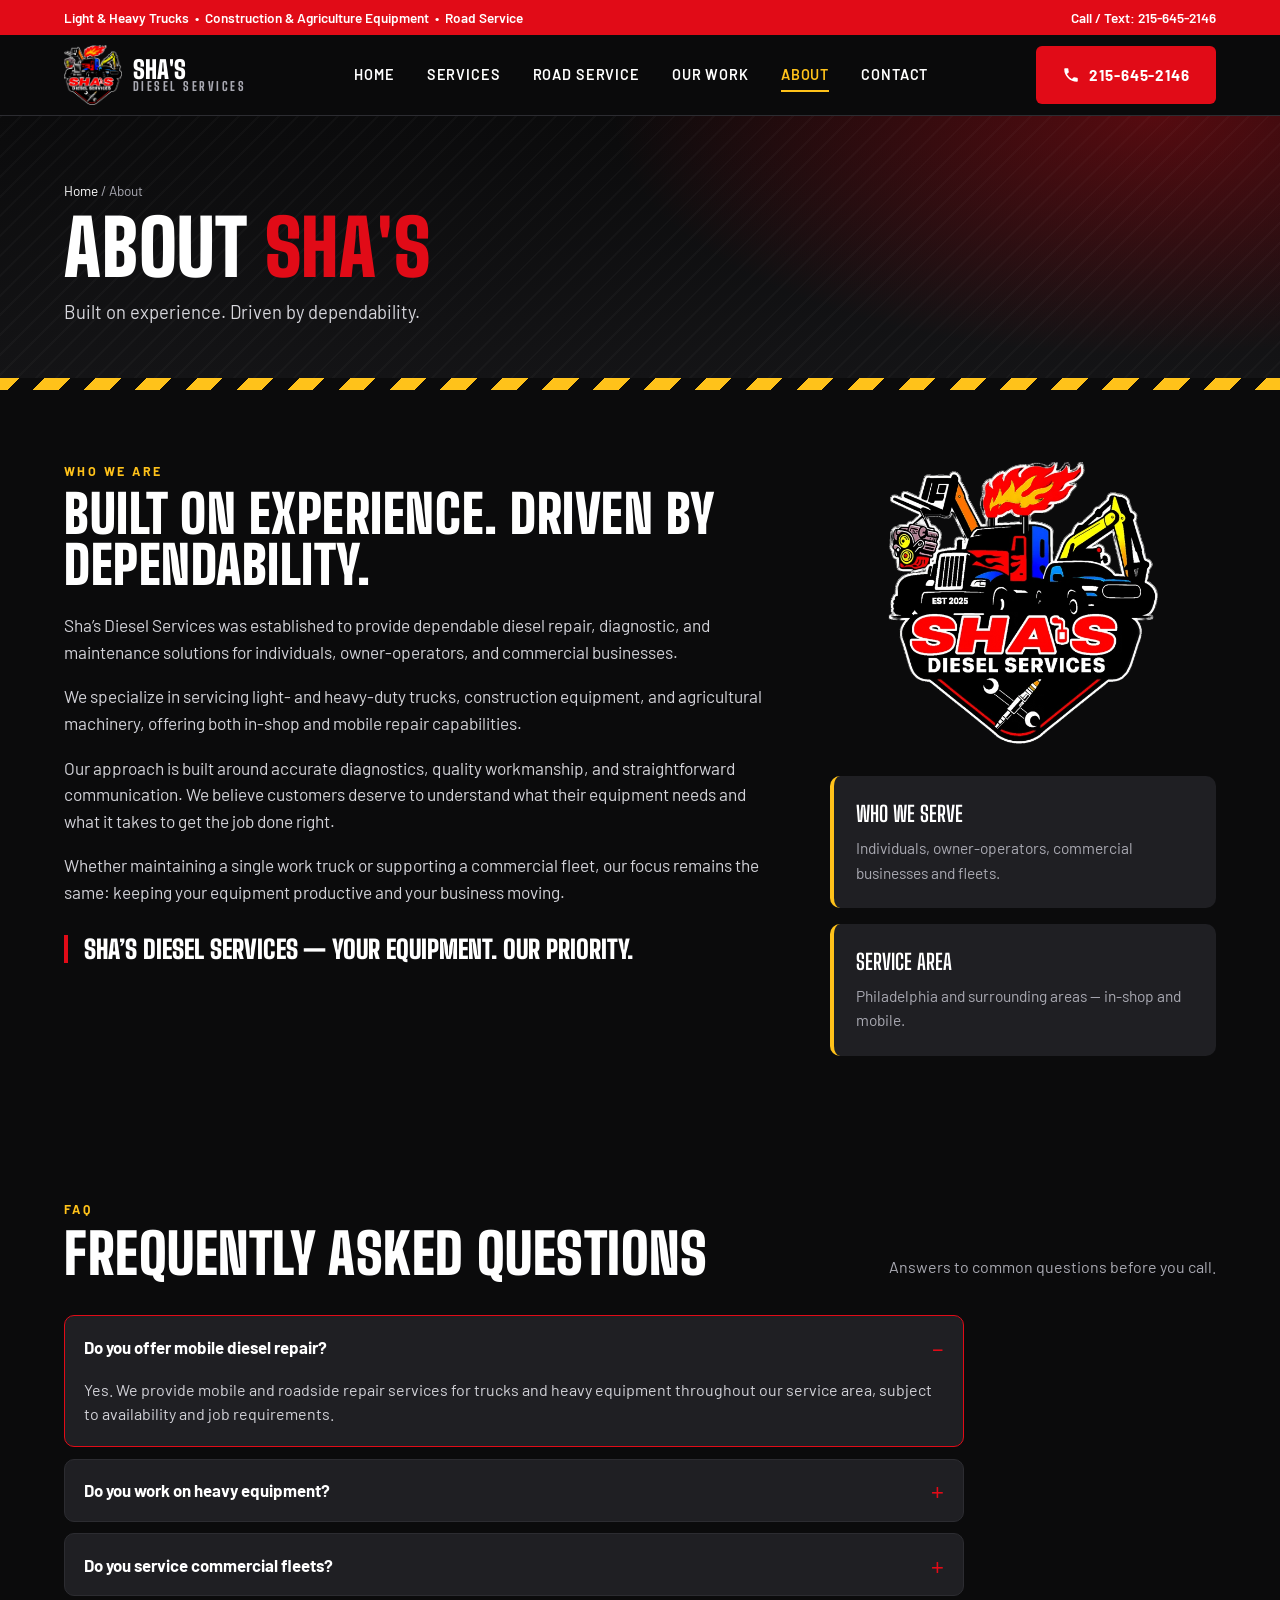
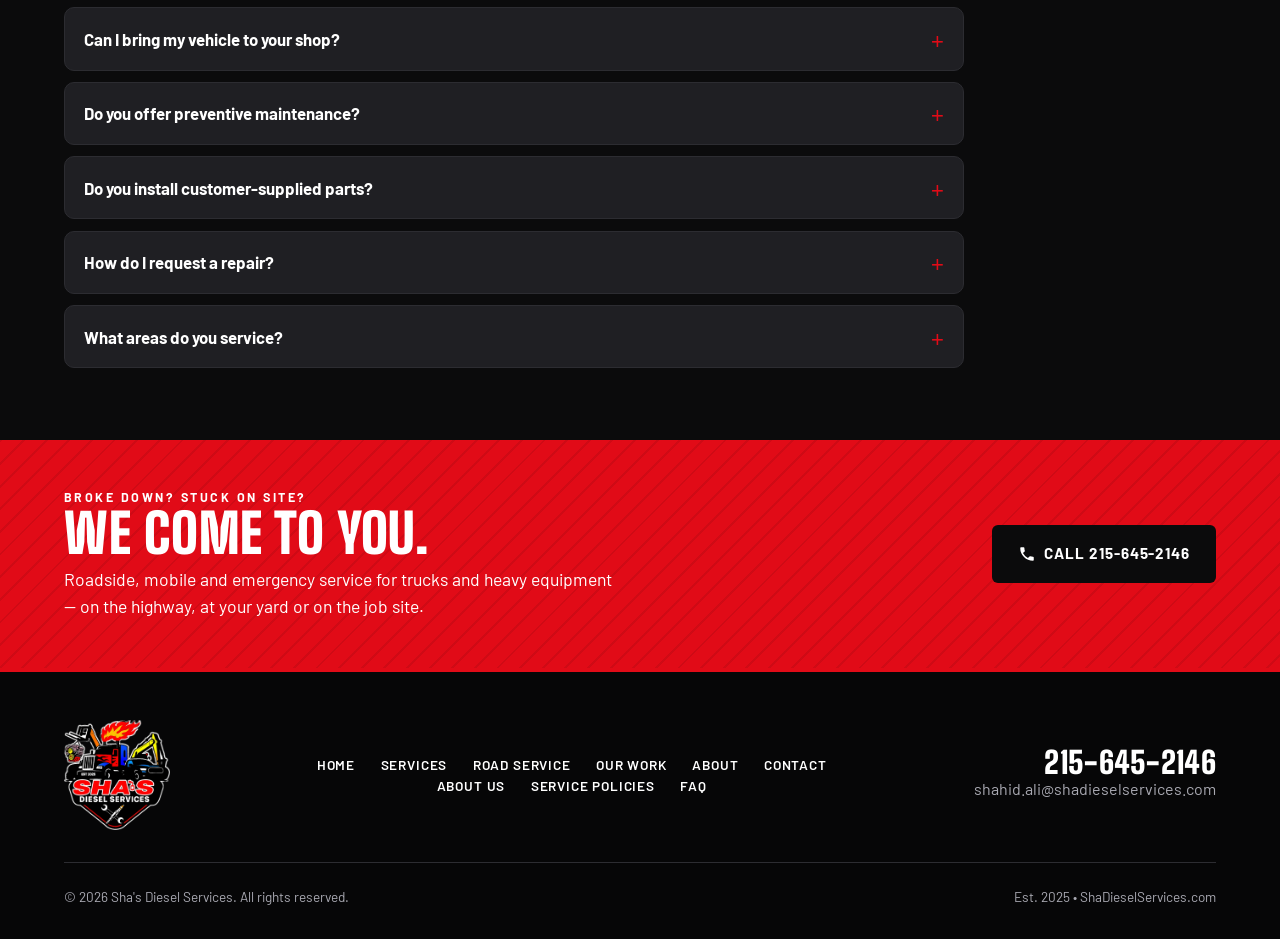
<file: about.html>
<!DOCTYPE html>
<html lang="en">
<head>
<meta charset="utf-8">
<meta name="viewport" content="width=device-width, initial-scale=1, viewport-fit=cover">
<title>About | Sha's Diesel Services</title>
<meta name="description" content="Sha's Diesel Services provides dependable diesel repair, diagnostics and maintenance for owner-operators, businesses and fleets in Philadelphia and surrounding areas.">
<meta name="theme-color" content="#0b0b0c">
<link rel="icon" href="fav.png">
<link rel="apple-touch-icon" href="fav.png">
<link rel="preconnect" href="https://fonts.googleapis.com">
<link rel="preconnect" href="https://fonts.gstatic.com" crossorigin>
<link href="https://fonts.googleapis.com/css2?family=Big+Shoulders+Display:wght@700;800;900&family=Barlow:wght@400;500;600;700&display=swap" rel="stylesheet">
<link rel="stylesheet" href="styles.css?v=202611270832">
</head>
<body>

<div class="topbar"><div class="wrap">
  <span>Light &amp; Heavy Trucks &nbsp;&bull;&nbsp; Construction &amp; Agriculture Equipment &nbsp;&bull;&nbsp; Road Service</span>
  <span>Call / Text: 215-645-2146</span>
</div></div>

<header><div class="wrap">
  <a href="index.html" class="brand">
    <img src="logo.webp" alt="Sha's Diesel Services logo">
    <b>Sha's<small>Diesel Services</small></b>
  </a>
  <nav><ul class="nav-links"><li><a href="index.html">Home</a></li><li><a href="services.html">Services</a></li><li><a href="road-service.html">Road Service</a></li><li><a href="work.html">Our Work</a></li><li><a href="about.html" class="active">About</a></li><li><a href="contact.html">Contact</a></li></ul></nav>
  <div class="hdr-right">
    <a class="btn btn-red hdr-call" href="tel:+12156452146" aria-label="Call 215-645-2146"><svg viewBox="0 0 24 24" fill="currentColor"><path d="M6.6 10.8a15.1 15.1 0 0 0 6.6 6.6l2.2-2.2c.3-.3.7-.4 1-.2 1.1.4 2.3.6 3.6.6.6 0 1 .4 1 1V20c0 .6-.4 1-1 1A17 17 0 0 1 3 4c0-.6.4-1 1-1h3.5c.6 0 1 .4 1 1 0 1.3.2 2.5.6 3.6.1.3 0 .7-.2 1l-2.3 2.2Z"/></svg><span>215-645-2146</span></a>
    <button class="menu-btn" data-open-menu aria-label="Open menu"><svg viewBox="0 0 24 24" fill="none" stroke="currentColor" stroke-width="2.4" stroke-linecap="round"><path d="M4 7h16M4 12h16M4 17h16"/></svg></button>
  </div>
</div></header>

<div class="mnav" id="mnav" aria-hidden="true">
  <div class="mnav-top">
    <img src="logo.webp" alt="Sha's Diesel Services">
    <button class="menu-btn" style="display:inline-flex" data-close-menu aria-label="Close menu"><svg viewBox="0 0 24 24" fill="none" stroke="currentColor" stroke-width="2.4" stroke-linecap="round"><path d="M6 6l12 12M18 6L6 18"/></svg></button>
  </div>
  <ul><li><a href="index.html">Home<span>&rarr;</span></a></li><li><a href="services.html">Services<span>&rarr;</span></a></li><li><a href="road-service.html">Road Service<span>&rarr;</span></a></li><li><a href="work.html">Our Work<span>&rarr;</span></a></li><li><a href="about.html" class="active">About<span>&rarr;</span></a></li><li><a href="contact.html">Contact<span>&rarr;</span></a></li></ul>
  <a class="btn btn-red" href="tel:+12156452146"><svg viewBox="0 0 24 24" fill="currentColor"><path d="M6.6 10.8a15.1 15.1 0 0 0 6.6 6.6l2.2-2.2c.3-.3.7-.4 1-.2 1.1.4 2.3.6 3.6.6.6 0 1 .4 1 1V20c0 .6-.4 1-1 1A17 17 0 0 1 3 4c0-.6.4-1 1-1h3.5c.6 0 1 .4 1 1 0 1.3.2 2.5.6 3.6.1.3 0 .7-.2 1l-2.3 2.2Z"/></svg> Call 215-645-2146</a>
  <a class="btn btn-ghost" href="contact.html">Request Service</a>
</div>

<main>

<section class="page-hero"><div class="wrap">
  <div class="crumbs"><a href="index.html">Home</a> / About</div>
  <h1>About <em>Sha's</em></h1>
  <p>Built on experience. Driven by dependability.</p>
</div></section>
<div class="stripe"></div>

<section class="block"><div class="wrap about">
  <div class="about-text">
    <div class="eyebrow">Who We Are</div>
    <h2>Built on experience. Driven by dependability.</h2>
    <p>Sha&rsquo;s Diesel Services was established to provide dependable diesel repair, diagnostic, and maintenance solutions for individuals, owner-operators, and commercial businesses.</p>
    <p>We specialize in servicing light- and heavy-duty trucks, construction equipment, and agricultural machinery, offering both in-shop and mobile repair capabilities.</p>
    <p>Our approach is built around accurate diagnostics, quality workmanship, and straightforward communication. We believe customers deserve to understand what their equipment needs and what it takes to get the job done right.</p>
    <p>Whether maintaining a single work truck or supporting a commercial fleet, our focus remains the same: keeping your equipment productive and your business moving.</p>
    <p class="tagline">Sha&rsquo;s Diesel Services &mdash; Your Equipment. Our Priority.</p>
  </div>
  <div class="about-side">
    <img src="logo.webp" alt="Sha's Diesel Services &mdash; Est. 2025">
    <div class="pol"><b>Who We Serve</b><span>Individuals, owner-operators, commercial businesses and fleets.</span></div>
    <div class="pol"><b>Service Area</b><span>Philadelphia and surrounding areas &mdash; in-shop and mobile.</span></div>
  </div>
</div></section>

<section class="block" id="faq"><div class="wrap"><div class="sec-head"><div><div class="eyebrow">FAQ</div><h2>Frequently asked questions</h2></div><p>Answers to common questions before you call.</p></div><div class="faq"><details open><summary>Do you offer mobile diesel repair?</summary><p>Yes. We provide mobile and roadside repair services for trucks and heavy equipment throughout our service area, subject to availability and job requirements.</p></details><details><summary>Do you work on heavy equipment?</summary><p>Yes. We service various types of construction and agricultural equipment, including excavators, loaders, forklifts, and tractors.</p></details><details><summary>Do you service commercial fleets?</summary><p>Yes. We provide maintenance, diagnostics, and repair services for commercial vehicles and fleet customers.</p></details><details><summary>Can I bring my vehicle to your shop?</summary><p>Yes. In-shop service is available for qualifying vehicles and equipment. Contact us to discuss your equipment and service needs.</p></details><details><summary>Do you offer preventive maintenance?</summary><p>Yes. We provide routine maintenance services to help keep trucks and equipment operating reliably.</p></details><details><summary>Do you install customer-supplied parts?</summary><p>Yes. Customer-supplied parts may be installed depending on the application and job requirements.</p></details><details><summary>How do I request a repair?</summary><p>Call or text <a href="tel:+12156452146">215-645-2146</a>, or submit a service request through our <a href="contact.html">website</a>.</p></details><details><summary>What areas do you service?</summary><p>We serve Philadelphia and surrounding areas. Contact us with your location to confirm service availability.</p></details></div></div></section>
<section class="road"><div class="wrap">
  <div>
    <div class="eyebrow" style="color:#fff">Broke down? Stuck on site?</div>
    <h2>We come to you.</h2>
    <p>Roadside, mobile and emergency service for trucks and heavy equipment &mdash; on the highway, at your yard or on the job site.</p>
  </div>
  <a class="btn btn-dark" href="tel:+12156452146"><svg viewBox="0 0 24 24" fill="currentColor"><path d="M6.6 10.8a15.1 15.1 0 0 0 6.6 6.6l2.2-2.2c.3-.3.7-.4 1-.2 1.1.4 2.3.6 3.6.6.6 0 1 .4 1 1V20c0 .6-.4 1-1 1A17 17 0 0 1 3 4c0-.6.4-1 1-1h3.5c.6 0 1 .4 1 1 0 1.3.2 2.5.6 3.6.1.3 0 .7-.2 1l-2.3 2.2Z"/></svg> Call 215-645-2146</a>
</div></section>

</main>

<footer><div class="wrap">
  <div class="foot">
    <a href="index.html"><img src="logo.webp" alt="Sha's Diesel Services"></a>
    <div><ul><li><a href="index.html">Home</a></li><li><a href="services.html">Services</a></li><li><a href="road-service.html">Road Service</a></li><li><a href="work.html">Our Work</a></li><li><a href="about.html">About</a></li><li><a href="contact.html">Contact</a></li></ul><ul class="foot-sub"><li><a href="about.html">About Us</a></li><li><a href="services.html#policies">Service Policies</a></li><li><a href="contact.html#faq">FAQ</a></li></ul></div>
    <div class="foot-contact">
      <a class="display" href="tel:+12156452146">215-645-2146</a>
      <a href="mailto:shahid.ali@shadieselservices.com"><span>shahid.ali@shadieselservices.com</span></a>
    </div>
  </div>
  <div class="copy">
    <span>&copy; <span class="yr">2026</span> Sha's Diesel Services. All rights reserved.</span>
    <span>Est. 2025 &bull; ShaDieselServices.com</span>
  </div>
</div></footer>

<div class="lightbox" id="lightbox" aria-hidden="true">
  <button class="lb-close" aria-label="Close">&times;</button>
  <div class="lb-stage"><button class="lb-nav lb-prev" aria-label="Previous photo">&lsaquo;</button><img alt=""><button class="lb-nav lb-next" aria-label="Next photo">&rsaquo;</button></div>
  <div class="lb-count"></div>
  <div class="lb-cap"><b></b><span></span></div>
</div>

<div class="callbar">
  <a href="tel:+12156452146"><svg viewBox="0 0 24 24" fill="currentColor"><path d="M6.6 10.8a15.1 15.1 0 0 0 6.6 6.6l2.2-2.2c.3-.3.7-.4 1-.2 1.1.4 2.3.6 3.6.6.6 0 1 .4 1 1V20c0 .6-.4 1-1 1A17 17 0 0 1 3 4c0-.6.4-1 1-1h3.5c.6 0 1 .4 1 1 0 1.3.2 2.5.6 3.6.1.3 0 .7-.2 1l-2.3 2.2Z"/></svg> Call Now</a>
  <a href="contact.html">Request Service</a>
</div>

<script src="site.js?v=202611270832"></script>
</body>
</html>
</file>
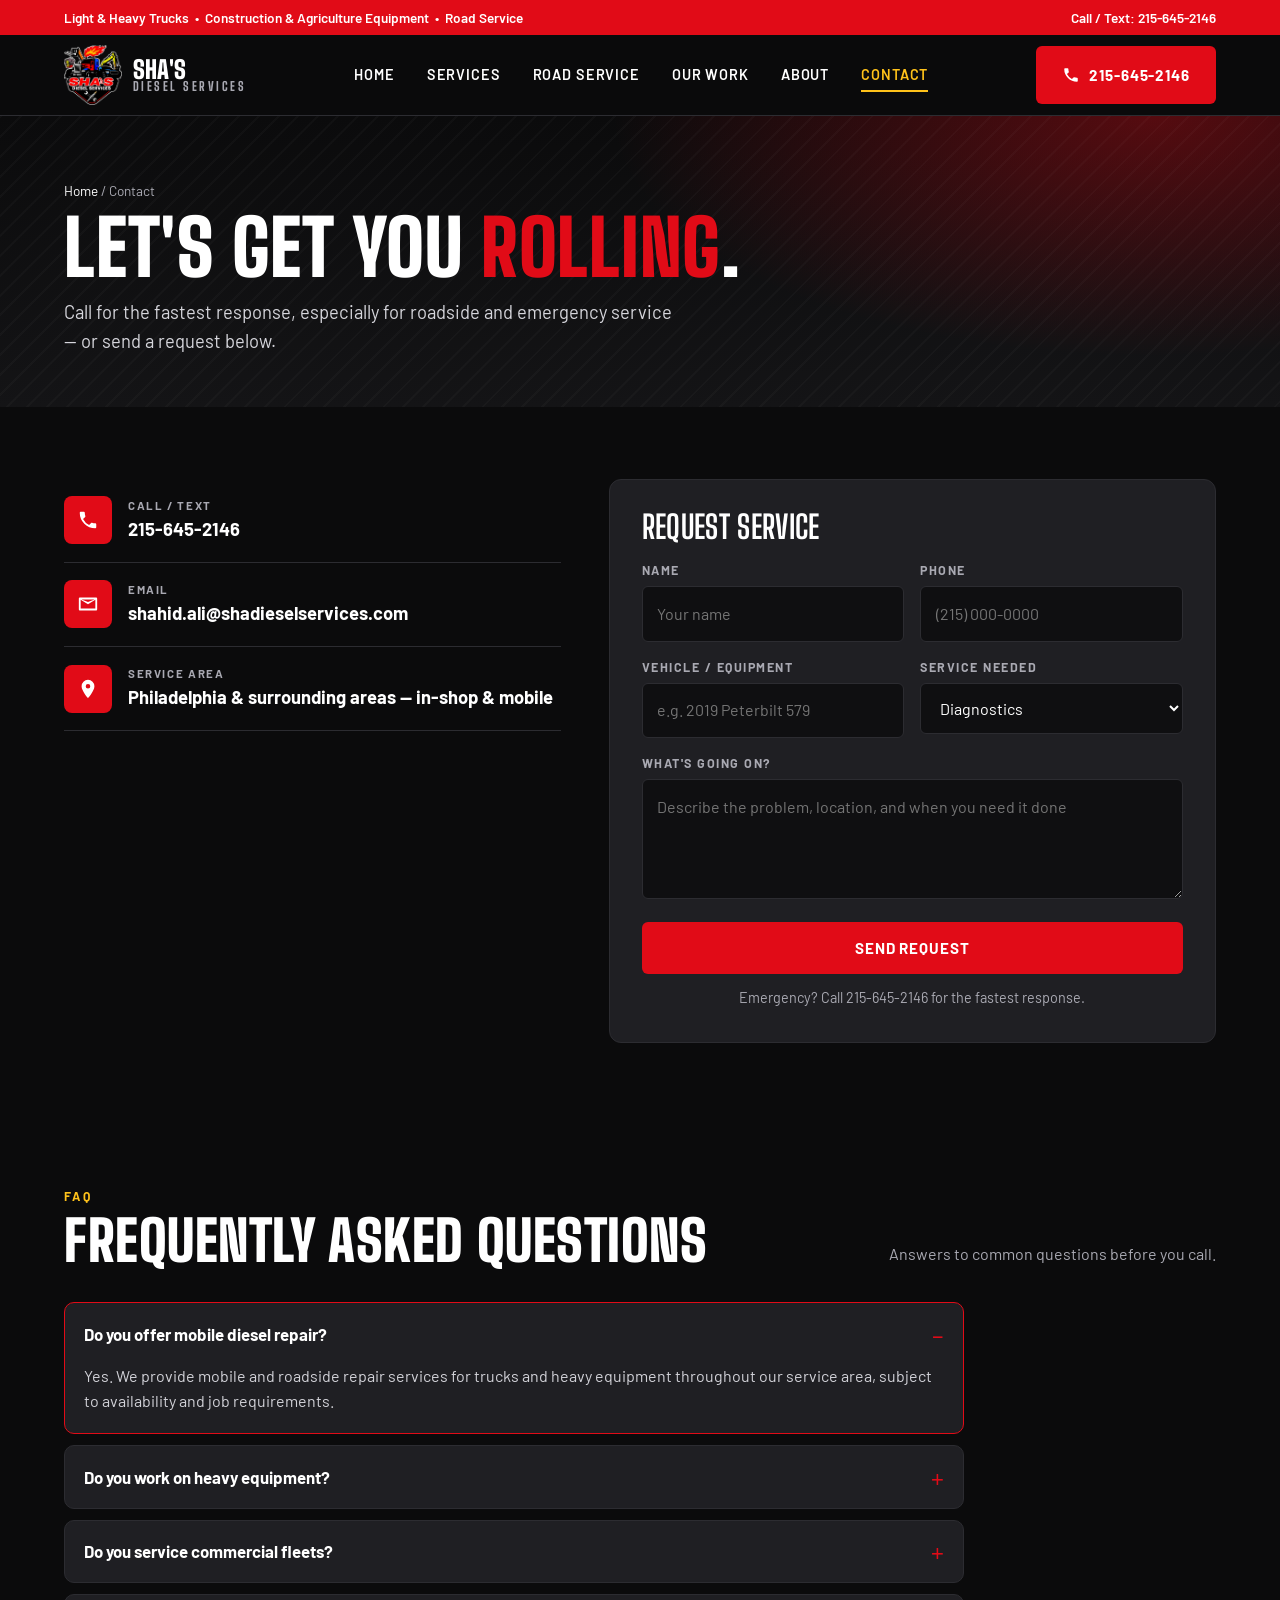
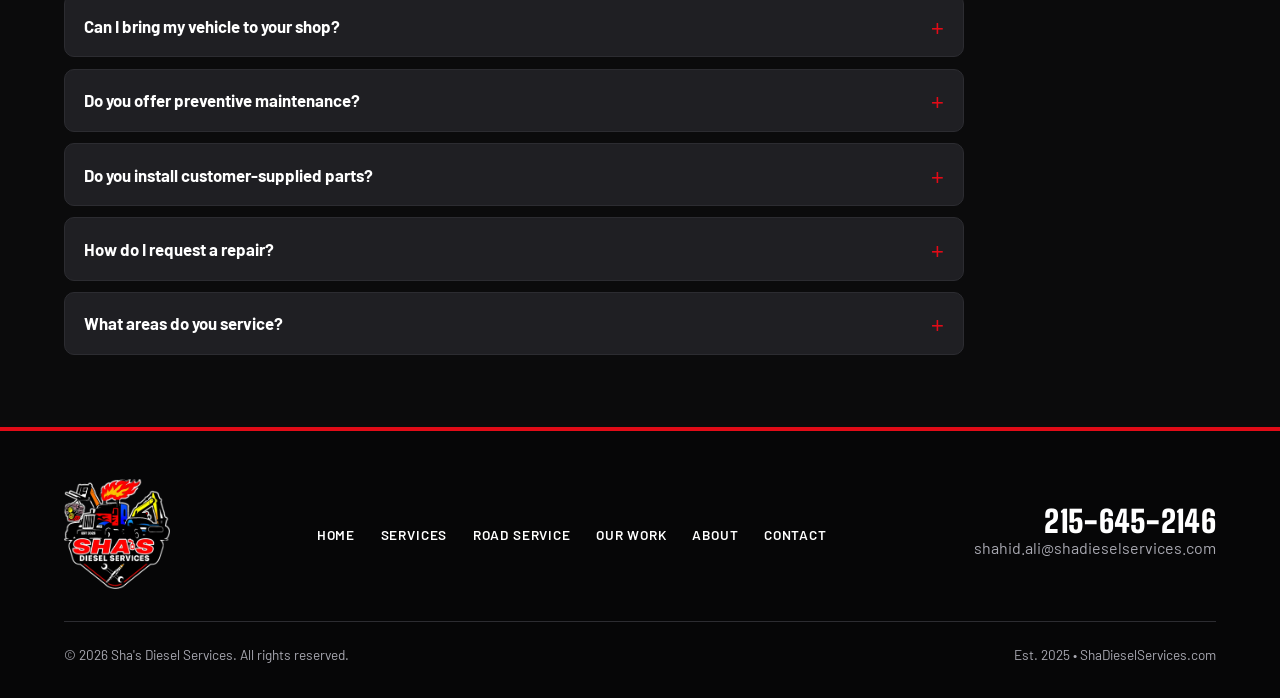
<file: contact (1).html>
<!DOCTYPE html>
<html lang="en">
<head>
<meta charset="utf-8">
<meta name="viewport" content="width=device-width, initial-scale=1, viewport-fit=cover">
<title>Contact | Sha's Diesel Services</title>
<meta name="description" content="Request service from Sha's Diesel Services. Call or text 215-645-2146.">
<meta name="theme-color" content="#0b0b0c">
<link rel="icon" href="fav.png">
<link rel="apple-touch-icon" href="fav.png">
<link rel="preconnect" href="https://fonts.googleapis.com">
<link rel="preconnect" href="https://fonts.gstatic.com" crossorigin>
<link href="https://fonts.googleapis.com/css2?family=Big+Shoulders+Display:wght@700;800;900&family=Barlow:wght@400;500;600;700&display=swap" rel="stylesheet">
<link rel="stylesheet" href="styles.css">
</head>
<body>

<div class="topbar"><div class="wrap">
  <span>Light &amp; Heavy Trucks &nbsp;&bull;&nbsp; Construction &amp; Agriculture Equipment &nbsp;&bull;&nbsp; Road Service</span>
  <span>Call / Text: 215-645-2146</span>
</div></div>

<header><div class="wrap">
  <a href="index.html" class="brand">
    <img src="logo.webp" alt="Sha's Diesel Services logo">
    <b>Sha's<small>Diesel Services</small></b>
  </a>
  <nav><ul class="nav-links"><li><a href="index.html">Home</a></li><li><a href="services.html">Services</a></li><li><a href="road-service.html">Road Service</a></li><li><a href="work.html">Our Work</a></li><li><a href="about.html">About</a></li><li><a href="contact.html" class="active">Contact</a></li></ul></nav>
  <div class="hdr-right">
    <a class="btn btn-red hdr-call" href="tel:+12156452146" aria-label="Call 215-645-2146"><svg viewBox="0 0 24 24" fill="currentColor"><path d="M6.6 10.8a15.1 15.1 0 0 0 6.6 6.6l2.2-2.2c.3-.3.7-.4 1-.2 1.1.4 2.3.6 3.6.6.6 0 1 .4 1 1V20c0 .6-.4 1-1 1A17 17 0 0 1 3 4c0-.6.4-1 1-1h3.5c.6 0 1 .4 1 1 0 1.3.2 2.5.6 3.6.1.3 0 .7-.2 1l-2.3 2.2Z"/></svg><span>215-645-2146</span></a>
    <button class="menu-btn" data-open-menu aria-label="Open menu"><svg viewBox="0 0 24 24" fill="none" stroke="currentColor" stroke-width="2.4" stroke-linecap="round"><path d="M4 7h16M4 12h16M4 17h16"/></svg></button>
  </div>
</div></header>

<div class="mnav" id="mnav" aria-hidden="true">
  <div class="mnav-top">
    <img src="logo.webp" alt="Sha's Diesel Services">
    <button class="menu-btn" style="display:inline-flex" data-close-menu aria-label="Close menu"><svg viewBox="0 0 24 24" fill="none" stroke="currentColor" stroke-width="2.4" stroke-linecap="round"><path d="M6 6l12 12M18 6L6 18"/></svg></button>
  </div>
  <ul><li><a href="index.html">Home<span>&rarr;</span></a></li><li><a href="services.html">Services<span>&rarr;</span></a></li><li><a href="road-service.html">Road Service<span>&rarr;</span></a></li><li><a href="work.html">Our Work<span>&rarr;</span></a></li><li><a href="about.html">About<span>&rarr;</span></a></li><li><a href="contact.html" class="active">Contact<span>&rarr;</span></a></li></ul>
  <a class="btn btn-red" href="tel:+12156452146"><svg viewBox="0 0 24 24" fill="currentColor"><path d="M6.6 10.8a15.1 15.1 0 0 0 6.6 6.6l2.2-2.2c.3-.3.7-.4 1-.2 1.1.4 2.3.6 3.6.6.6 0 1 .4 1 1V20c0 .6-.4 1-1 1A17 17 0 0 1 3 4c0-.6.4-1 1-1h3.5c.6 0 1 .4 1 1 0 1.3.2 2.5.6 3.6.1.3 0 .7-.2 1l-2.3 2.2Z"/></svg> Call 215-645-2146</a>
  <a class="btn btn-ghost" href="contact.html">Request Service</a>
</div>

<main>

<section class="page-hero"><div class="wrap">
  <div class="crumbs"><a href="index.html">Home</a> / Contact</div>
  <h1>Let's get you <em>rolling</em>.</h1>
  <p>Call for the fastest response, especially for roadside and emergency service &mdash; or send a request below.</p>
</div></section>

<section class="block"><div class="wrap contact-grid">
  <div>
    <a class="cline" href="tel:+12156452146"><span class="ic"><svg viewBox="0 0 24 24" fill="#fff"><path d="M6.6 10.8a15.1 15.1 0 0 0 6.6 6.6l2.2-2.2c.3-.3.7-.4 1-.2 1.1.4 2.3.6 3.6.6.6 0 1 .4 1 1V20c0 .6-.4 1-1 1A17 17 0 0 1 3 4c0-.6.4-1 1-1h3.5c.6 0 1 .4 1 1 0 1.3.2 2.5.6 3.6.1.3 0 .7-.2 1l-2.3 2.2Z"/></svg></span><span><small>Call / Text</small><strong>215-645-2146</strong></span></a>
    <a class="cline" href="mailto:shahid.ali@shadieselservices.com"><span class="ic"><svg viewBox="0 0 24 24" fill="#fff"><path d="M3 5h18c.6 0 1 .4 1 1v12c0 .6-.4 1-1 1H3c-.6 0-1-.4-1-1V6c0-.6.4-1 1-1Zm9 7.2L4 7.4V17h16V7.4l-8 4.8Zm0-2.3L19.2 7H4.8L12 9.9Z"/></svg></span><span><small>Email</small><strong>shahid.ali@shadieselservices.com</strong></span></a>
    <div class="cline"><span class="ic"><svg viewBox="0 0 24 24" fill="#fff"><path d="M12 2a7 7 0 0 1 7 7c0 5.2-7 13-7 13S5 14.2 5 9a7 7 0 0 1 7-7Zm0 4.5A2.5 2.5 0 1 0 12 11.5 2.5 2.5 0 0 0 12 6.5Z"/></svg></span><span><small>Service Area</small><strong>Philadelphia &amp; surrounding areas &mdash; in-shop &amp; mobile</strong></span></div>
  </div>

  <form id="quote">
    <h2>Request Service</h2>
    <div class="row">
      <div><label for="n">Name</label><input id="n" name="name" required autocomplete="name" placeholder="Your name"></div>
      <div><label for="p">Phone</label><input id="p" name="phone" type="tel" required autocomplete="tel" placeholder="(215) 000-0000"></div>
    </div>
    <div class="row">
      <div><label for="v">Vehicle / Equipment</label><input id="v" name="vehicle" placeholder="e.g. 2019 Peterbilt 579"></div>
      <div><label for="s">Service Needed</label><select id="s" name="service"><option>Diagnostics</option><option>Electrical</option><option>Preventative Maintenance</option><option>Repair</option><option>Hydraulic</option><option>Fabrication / Custom</option><option>Roadside / Mobile / Emergency</option><option>Other</option></select></div>
    </div>
    <label for="m">What's going on?</label>
    <textarea id="m" name="details" placeholder="Describe the problem, location, and when you need it done"></textarea>
    <button class="btn btn-red" type="submit">Send Request</button>
    <p class="form-note">Emergency? Call 215-645-2146 for the fastest response.</p>
    <div id="formMsg" role="status"></div>
  </form>
</div></section>
<section class="block" id="faq"><div class="wrap"><div class="sec-head"><div><div class="eyebrow">FAQ</div><h2>Frequently asked questions</h2></div><p>Answers to common questions before you call.</p></div><div class="faq"><details open><summary>Do you offer mobile diesel repair?</summary><p>Yes. We provide mobile and roadside repair services for trucks and heavy equipment throughout our service area, subject to availability and job requirements.</p></details><details><summary>Do you work on heavy equipment?</summary><p>Yes. We service various types of construction and agricultural equipment, including excavators, loaders, forklifts, and tractors.</p></details><details><summary>Do you service commercial fleets?</summary><p>Yes. We provide maintenance, diagnostics, and repair services for commercial vehicles and fleet customers.</p></details><details><summary>Can I bring my vehicle to your shop?</summary><p>Yes. In-shop service is available for qualifying vehicles and equipment. Contact us to discuss your equipment and service needs.</p></details><details><summary>Do you offer preventive maintenance?</summary><p>Yes. We provide routine maintenance services to help keep trucks and equipment operating reliably.</p></details><details><summary>Do you install customer-supplied parts?</summary><p>Yes. Customer-supplied parts may be installed depending on the application and job requirements.</p></details><details><summary>How do I request a repair?</summary><p>Call or text <a href="tel:+12156452146">215-645-2146</a>, or submit a service request through our <a href="contact.html">website</a>.</p></details><details><summary>What areas do you service?</summary><p>We serve Philadelphia and surrounding areas. Contact us with your location to confirm service availability.</p></details></div></div></section>

</main>

<footer><div class="wrap">
  <div class="foot">
    <a href="index.html"><img src="logo.webp" alt="Sha's Diesel Services"></a>
    <ul><li><a href="index.html">Home</a></li><li><a href="services.html">Services</a></li><li><a href="road-service.html">Road Service</a></li><li><a href="work.html">Our Work</a></li><li><a href="about.html">About</a></li><li><a href="contact.html">Contact</a></li></ul>
    <div class="foot-contact">
      <a class="display" href="tel:+12156452146">215-645-2146</a>
      <a href="mailto:shahid.ali@shadieselservices.com"><span>shahid.ali@shadieselservices.com</span></a>
    </div>
  </div>
  <div class="copy">
    <span>&copy; <span class="yr">2026</span> Sha's Diesel Services. All rights reserved.</span>
    <span>Est. 2025 &bull; ShaDieselServices.com</span>
  </div>
</div></footer>

<div class="lightbox" id="lightbox" aria-hidden="true">
  <button class="lb-close" aria-label="Close">&times;</button>
  <div class="lb-stage"><button class="lb-nav lb-prev" aria-label="Previous photo">&lsaquo;</button><img alt=""><button class="lb-nav lb-next" aria-label="Next photo">&rsaquo;</button></div>
  <div class="lb-count"></div>
  <div class="lb-cap"><b></b><span></span></div>
</div>

<div class="callbar">
  <a href="tel:+12156452146"><svg viewBox="0 0 24 24" fill="currentColor"><path d="M6.6 10.8a15.1 15.1 0 0 0 6.6 6.6l2.2-2.2c.3-.3.7-.4 1-.2 1.1.4 2.3.6 3.6.6.6 0 1 .4 1 1V20c0 .6-.4 1-1 1A17 17 0 0 1 3 4c0-.6.4-1 1-1h3.5c.6 0 1 .4 1 1 0 1.3.2 2.5.6 3.6.1.3 0 .7-.2 1l-2.3 2.2Z"/></svg> Call Now</a>
  <a href="contact.html">Request Service</a>
</div>

<script src="site.js"></script>
</body>
</html>
</file>
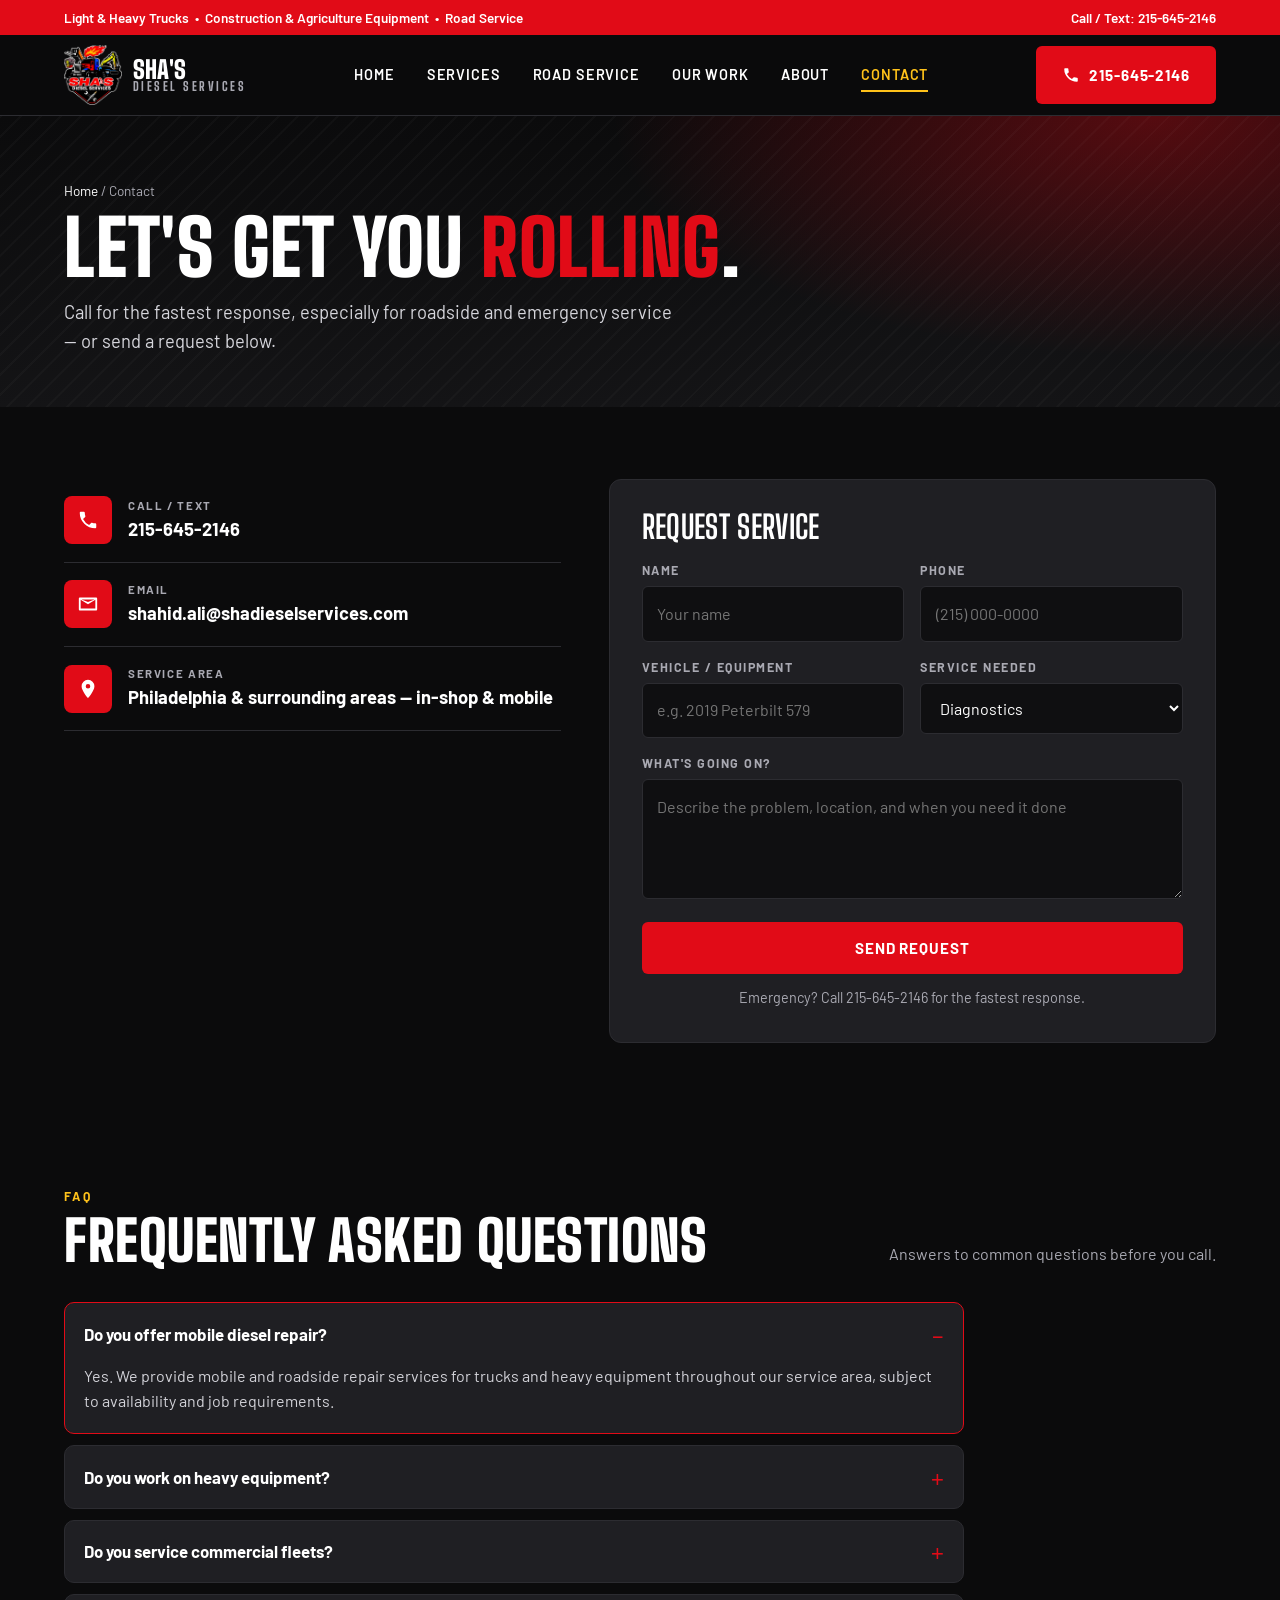
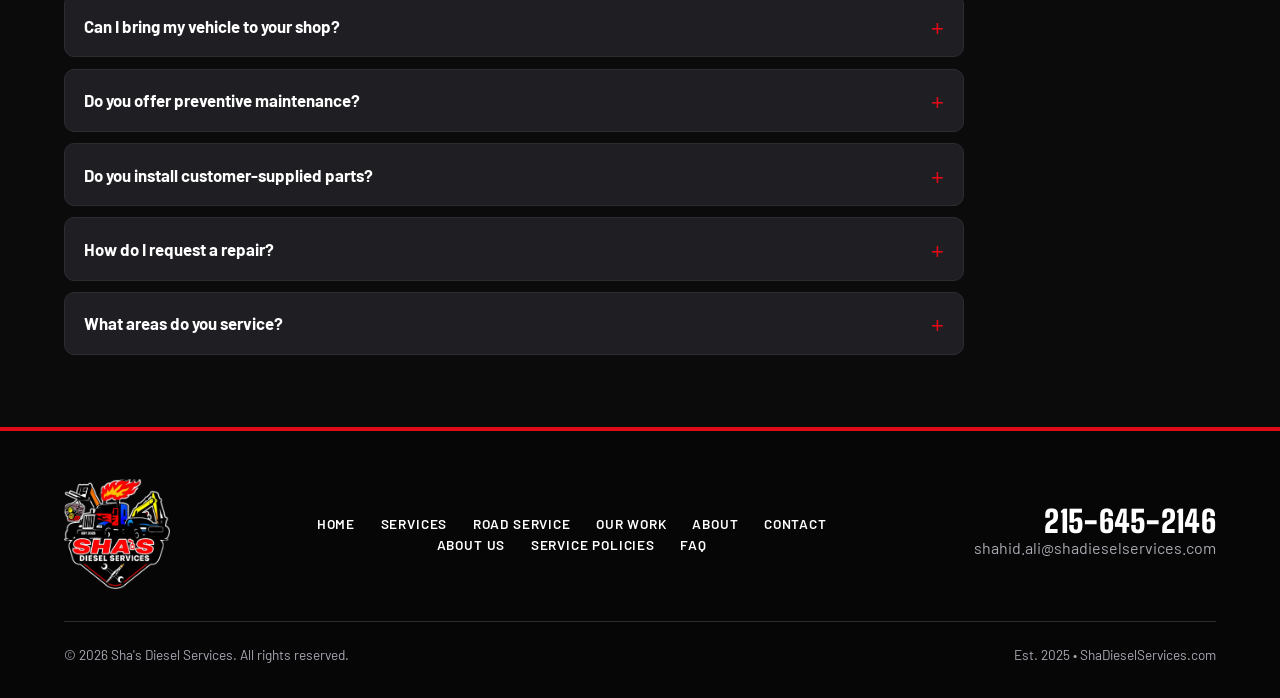
<file: contact.html>
<!DOCTYPE html>
<html lang="en">
<head>
<meta charset="utf-8">
<meta name="viewport" content="width=device-width, initial-scale=1, viewport-fit=cover">
<title>Contact | Sha's Diesel Services</title>
<meta name="description" content="Request service from Sha's Diesel Services. Call or text 215-645-2146.">
<meta name="theme-color" content="#0b0b0c">
<link rel="icon" href="fav.png">
<link rel="apple-touch-icon" href="fav.png">
<link rel="preconnect" href="https://fonts.googleapis.com">
<link rel="preconnect" href="https://fonts.gstatic.com" crossorigin>
<link href="https://fonts.googleapis.com/css2?family=Big+Shoulders+Display:wght@700;800;900&family=Barlow:wght@400;500;600;700&display=swap" rel="stylesheet">
<link rel="stylesheet" href="styles.css?v=202611270832">
</head>
<body>

<div class="topbar"><div class="wrap">
  <span>Light &amp; Heavy Trucks &nbsp;&bull;&nbsp; Construction &amp; Agriculture Equipment &nbsp;&bull;&nbsp; Road Service</span>
  <span>Call / Text: 215-645-2146</span>
</div></div>

<header><div class="wrap">
  <a href="index.html" class="brand">
    <img src="logo.webp" alt="Sha's Diesel Services logo">
    <b>Sha's<small>Diesel Services</small></b>
  </a>
  <nav><ul class="nav-links"><li><a href="index.html">Home</a></li><li><a href="services.html">Services</a></li><li><a href="road-service.html">Road Service</a></li><li><a href="work.html">Our Work</a></li><li><a href="about.html">About</a></li><li><a href="contact.html" class="active">Contact</a></li></ul></nav>
  <div class="hdr-right">
    <a class="btn btn-red hdr-call" href="tel:+12156452146" aria-label="Call 215-645-2146"><svg viewBox="0 0 24 24" fill="currentColor"><path d="M6.6 10.8a15.1 15.1 0 0 0 6.6 6.6l2.2-2.2c.3-.3.7-.4 1-.2 1.1.4 2.3.6 3.6.6.6 0 1 .4 1 1V20c0 .6-.4 1-1 1A17 17 0 0 1 3 4c0-.6.4-1 1-1h3.5c.6 0 1 .4 1 1 0 1.3.2 2.5.6 3.6.1.3 0 .7-.2 1l-2.3 2.2Z"/></svg><span>215-645-2146</span></a>
    <button class="menu-btn" data-open-menu aria-label="Open menu"><svg viewBox="0 0 24 24" fill="none" stroke="currentColor" stroke-width="2.4" stroke-linecap="round"><path d="M4 7h16M4 12h16M4 17h16"/></svg></button>
  </div>
</div></header>

<div class="mnav" id="mnav" aria-hidden="true">
  <div class="mnav-top">
    <img src="logo.webp" alt="Sha's Diesel Services">
    <button class="menu-btn" style="display:inline-flex" data-close-menu aria-label="Close menu"><svg viewBox="0 0 24 24" fill="none" stroke="currentColor" stroke-width="2.4" stroke-linecap="round"><path d="M6 6l12 12M18 6L6 18"/></svg></button>
  </div>
  <ul><li><a href="index.html">Home<span>&rarr;</span></a></li><li><a href="services.html">Services<span>&rarr;</span></a></li><li><a href="road-service.html">Road Service<span>&rarr;</span></a></li><li><a href="work.html">Our Work<span>&rarr;</span></a></li><li><a href="about.html">About<span>&rarr;</span></a></li><li><a href="contact.html" class="active">Contact<span>&rarr;</span></a></li></ul>
  <a class="btn btn-red" href="tel:+12156452146"><svg viewBox="0 0 24 24" fill="currentColor"><path d="M6.6 10.8a15.1 15.1 0 0 0 6.6 6.6l2.2-2.2c.3-.3.7-.4 1-.2 1.1.4 2.3.6 3.6.6.6 0 1 .4 1 1V20c0 .6-.4 1-1 1A17 17 0 0 1 3 4c0-.6.4-1 1-1h3.5c.6 0 1 .4 1 1 0 1.3.2 2.5.6 3.6.1.3 0 .7-.2 1l-2.3 2.2Z"/></svg> Call 215-645-2146</a>
  <a class="btn btn-ghost" href="contact.html">Request Service</a>
</div>

<main>

<section class="page-hero"><div class="wrap">
  <div class="crumbs"><a href="index.html">Home</a> / Contact</div>
  <h1>Let's get you <em>rolling</em>.</h1>
  <p>Call for the fastest response, especially for roadside and emergency service &mdash; or send a request below.</p>
</div></section>

<section class="block"><div class="wrap contact-grid">
  <div>
    <a class="cline" href="tel:+12156452146"><span class="ic"><svg viewBox="0 0 24 24" fill="#fff"><path d="M6.6 10.8a15.1 15.1 0 0 0 6.6 6.6l2.2-2.2c.3-.3.7-.4 1-.2 1.1.4 2.3.6 3.6.6.6 0 1 .4 1 1V20c0 .6-.4 1-1 1A17 17 0 0 1 3 4c0-.6.4-1 1-1h3.5c.6 0 1 .4 1 1 0 1.3.2 2.5.6 3.6.1.3 0 .7-.2 1l-2.3 2.2Z"/></svg></span><span><small>Call / Text</small><strong>215-645-2146</strong></span></a>
    <a class="cline" href="mailto:shahid.ali@shadieselservices.com"><span class="ic"><svg viewBox="0 0 24 24" fill="#fff"><path d="M3 5h18c.6 0 1 .4 1 1v12c0 .6-.4 1-1 1H3c-.6 0-1-.4-1-1V6c0-.6.4-1 1-1Zm9 7.2L4 7.4V17h16V7.4l-8 4.8Zm0-2.3L19.2 7H4.8L12 9.9Z"/></svg></span><span><small>Email</small><strong>shahid.ali@shadieselservices.com</strong></span></a>
    <div class="cline"><span class="ic"><svg viewBox="0 0 24 24" fill="#fff"><path d="M12 2a7 7 0 0 1 7 7c0 5.2-7 13-7 13S5 14.2 5 9a7 7 0 0 1 7-7Zm0 4.5A2.5 2.5 0 1 0 12 11.5 2.5 2.5 0 0 0 12 6.5Z"/></svg></span><span><small>Service Area</small><strong>Philadelphia &amp; surrounding areas &mdash; in-shop &amp; mobile</strong></span></div>
  </div>

  <form id="quote">
    <h2>Request Service</h2>
    <div class="row">
      <div><label for="n">Name</label><input id="n" name="name" required autocomplete="name" placeholder="Your name"></div>
      <div><label for="p">Phone</label><input id="p" name="phone" type="tel" required autocomplete="tel" placeholder="(215) 000-0000"></div>
    </div>
    <div class="row">
      <div><label for="v">Vehicle / Equipment</label><input id="v" name="vehicle" placeholder="e.g. 2019 Peterbilt 579"></div>
      <div><label for="s">Service Needed</label><select id="s" name="service"><option>Diagnostics</option><option>Electrical</option><option>Preventative Maintenance</option><option>Repair</option><option>Hydraulic</option><option>Fabrication / Custom</option><option>Roadside / Mobile / Emergency</option><option>Other</option></select></div>
    </div>
    <label for="m">What's going on?</label>
    <textarea id="m" name="details" placeholder="Describe the problem, location, and when you need it done"></textarea>
    <button class="btn btn-red" type="submit">Send Request</button>
    <p class="form-note">Emergency? Call 215-645-2146 for the fastest response.</p>
    <div id="formMsg" role="status"></div>
  </form>
</div></section>
<section class="block" id="faq"><div class="wrap"><div class="sec-head"><div><div class="eyebrow">FAQ</div><h2>Frequently asked questions</h2></div><p>Answers to common questions before you call.</p></div><div class="faq"><details open><summary>Do you offer mobile diesel repair?</summary><p>Yes. We provide mobile and roadside repair services for trucks and heavy equipment throughout our service area, subject to availability and job requirements.</p></details><details><summary>Do you work on heavy equipment?</summary><p>Yes. We service various types of construction and agricultural equipment, including excavators, loaders, forklifts, and tractors.</p></details><details><summary>Do you service commercial fleets?</summary><p>Yes. We provide maintenance, diagnostics, and repair services for commercial vehicles and fleet customers.</p></details><details><summary>Can I bring my vehicle to your shop?</summary><p>Yes. In-shop service is available for qualifying vehicles and equipment. Contact us to discuss your equipment and service needs.</p></details><details><summary>Do you offer preventive maintenance?</summary><p>Yes. We provide routine maintenance services to help keep trucks and equipment operating reliably.</p></details><details><summary>Do you install customer-supplied parts?</summary><p>Yes. Customer-supplied parts may be installed depending on the application and job requirements.</p></details><details><summary>How do I request a repair?</summary><p>Call or text <a href="tel:+12156452146">215-645-2146</a>, or submit a service request through our <a href="contact.html">website</a>.</p></details><details><summary>What areas do you service?</summary><p>We serve Philadelphia and surrounding areas. Contact us with your location to confirm service availability.</p></details></div></div></section>

</main>

<footer><div class="wrap">
  <div class="foot">
    <a href="index.html"><img src="logo.webp" alt="Sha's Diesel Services"></a>
    <div><ul><li><a href="index.html">Home</a></li><li><a href="services.html">Services</a></li><li><a href="road-service.html">Road Service</a></li><li><a href="work.html">Our Work</a></li><li><a href="about.html">About</a></li><li><a href="contact.html">Contact</a></li></ul><ul class="foot-sub"><li><a href="about.html">About Us</a></li><li><a href="services.html#policies">Service Policies</a></li><li><a href="contact.html#faq">FAQ</a></li></ul></div>
    <div class="foot-contact">
      <a class="display" href="tel:+12156452146">215-645-2146</a>
      <a href="mailto:shahid.ali@shadieselservices.com"><span>shahid.ali@shadieselservices.com</span></a>
    </div>
  </div>
  <div class="copy">
    <span>&copy; <span class="yr">2026</span> Sha's Diesel Services. All rights reserved.</span>
    <span>Est. 2025 &bull; ShaDieselServices.com</span>
  </div>
</div></footer>

<div class="lightbox" id="lightbox" aria-hidden="true">
  <button class="lb-close" aria-label="Close">&times;</button>
  <div class="lb-stage"><button class="lb-nav lb-prev" aria-label="Previous photo">&lsaquo;</button><img alt=""><button class="lb-nav lb-next" aria-label="Next photo">&rsaquo;</button></div>
  <div class="lb-count"></div>
  <div class="lb-cap"><b></b><span></span></div>
</div>

<div class="callbar">
  <a href="tel:+12156452146"><svg viewBox="0 0 24 24" fill="currentColor"><path d="M6.6 10.8a15.1 15.1 0 0 0 6.6 6.6l2.2-2.2c.3-.3.7-.4 1-.2 1.1.4 2.3.6 3.6.6.6 0 1 .4 1 1V20c0 .6-.4 1-1 1A17 17 0 0 1 3 4c0-.6.4-1 1-1h3.5c.6 0 1 .4 1 1 0 1.3.2 2.5.6 3.6.1.3 0 .7-.2 1l-2.3 2.2Z"/></svg> Call Now</a>
  <a href="contact.html">Request Service</a>
</div>

<script src="site.js?v=202611270832"></script>
</body>
</html>
</file>
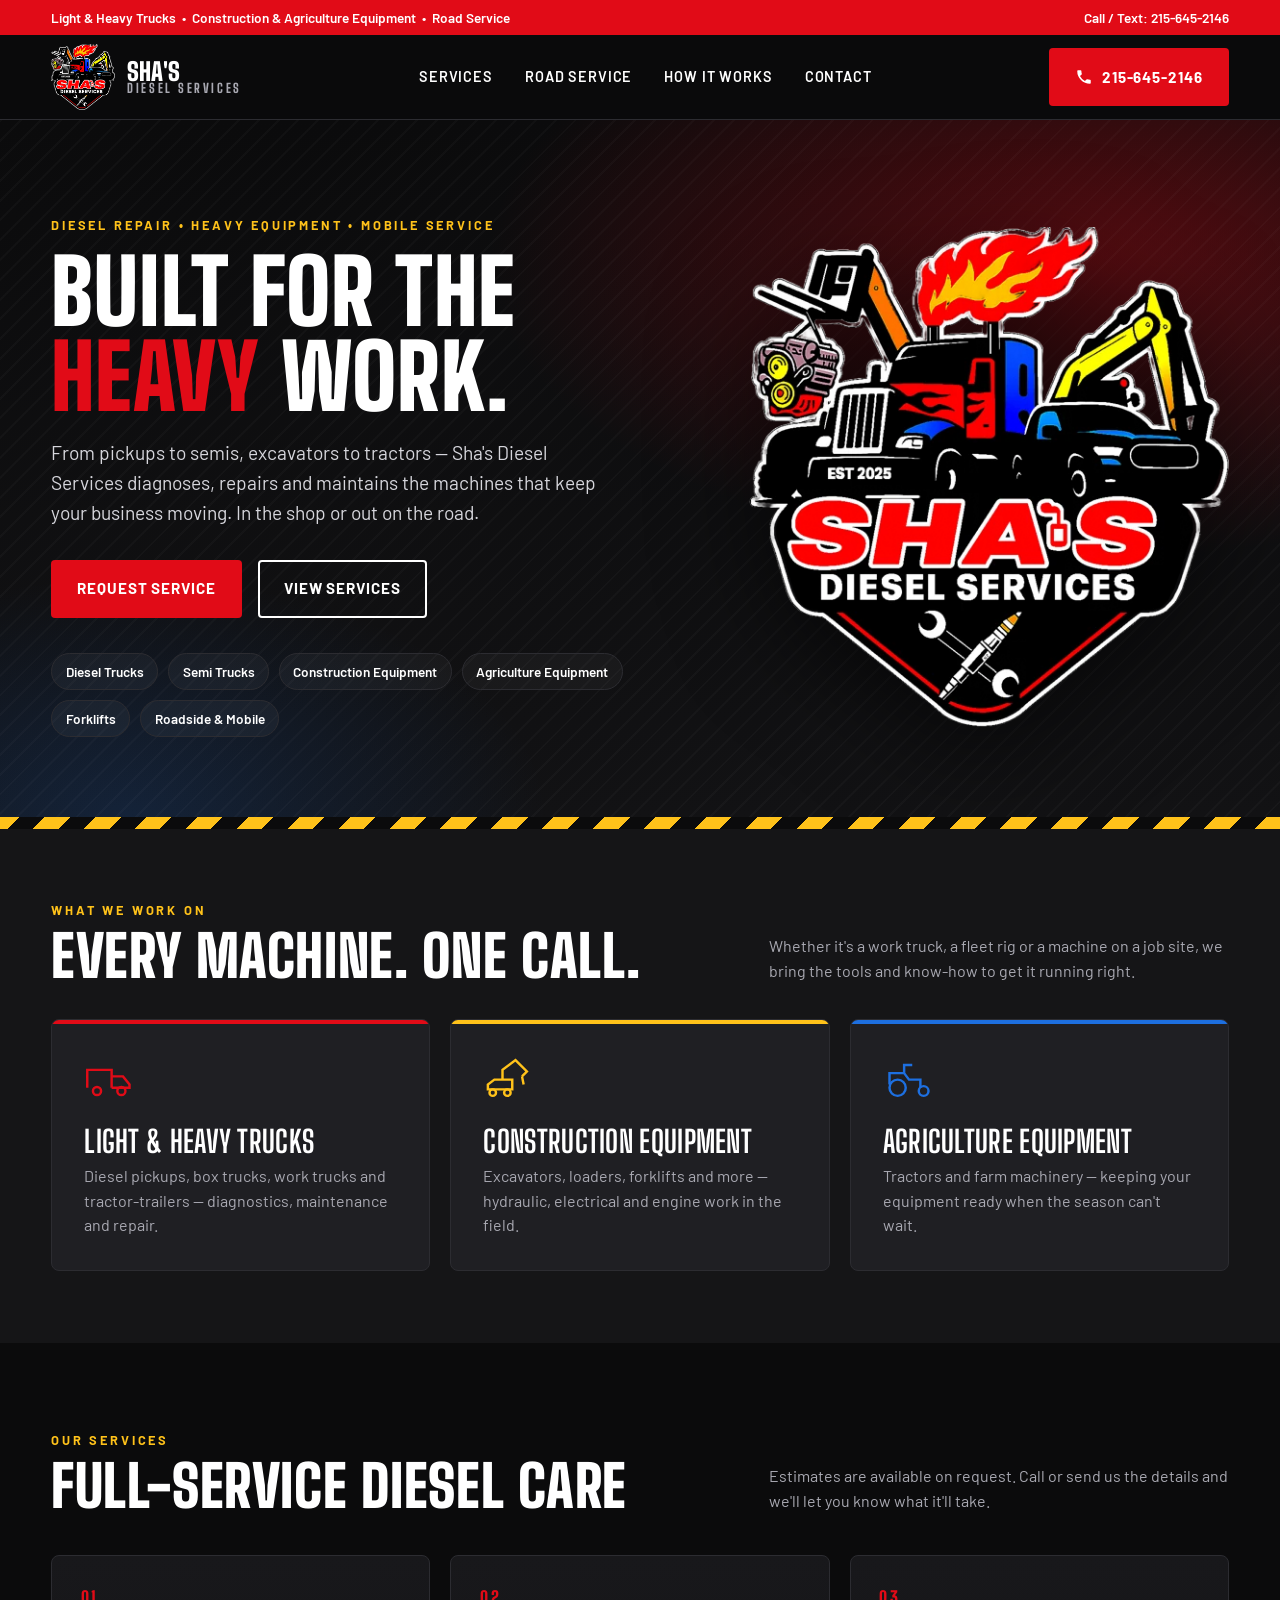
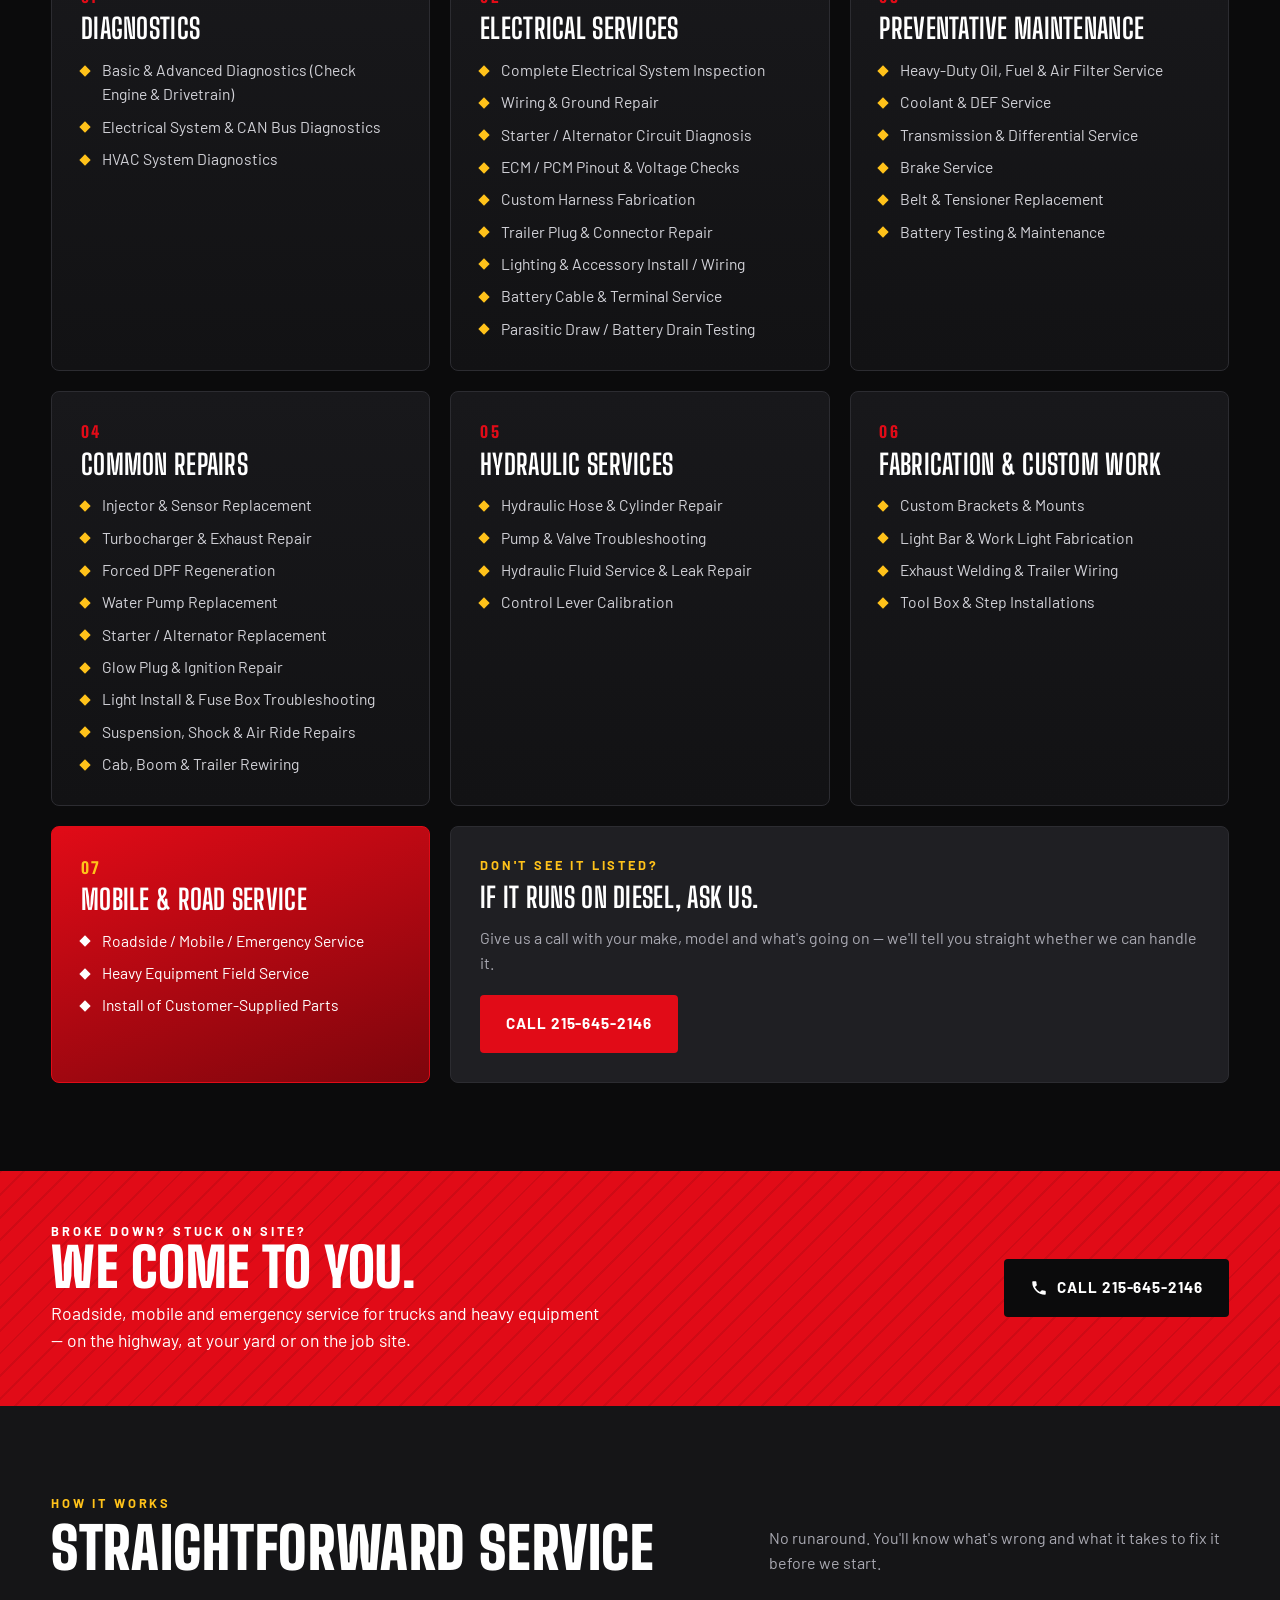
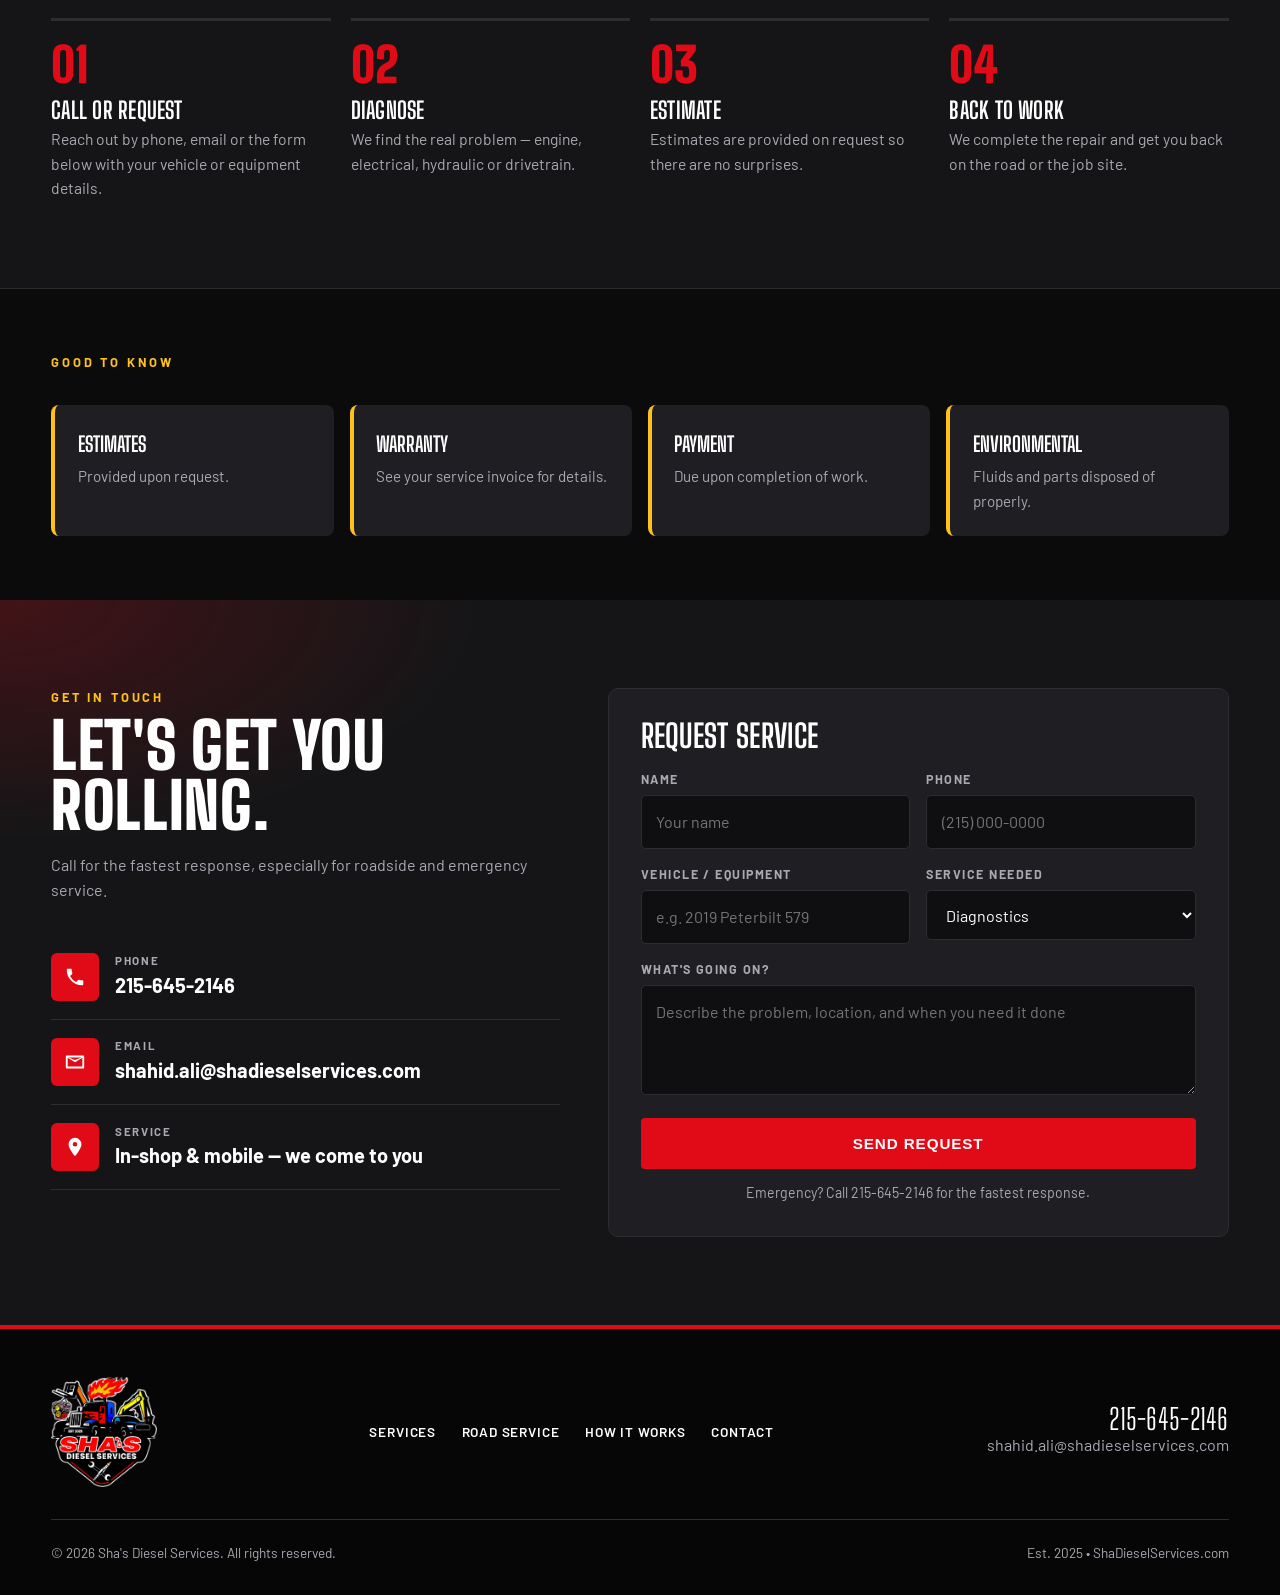
<file: index (2).html>
<!DOCTYPE html>
<html lang="en">
<head>
<meta charset="utf-8">
<meta name="viewport" content="width=device-width, initial-scale=1">
<title>Sha's Diesel Services | Diesel, Heavy Equipment & Mobile Road Service</title>
<meta name="description" content="Sha's Diesel Services — diagnostics, electrical, hydraulic, preventative maintenance, repairs, fabrication and mobile road service for light and heavy trucks, construction and agriculture equipment. Call 215-645-2146.">
<link rel="icon" href="fav.png">
<link rel="preconnect" href="https://fonts.googleapis.com">
<link rel="preconnect" href="https://fonts.gstatic.com" crossorigin>
<link href="https://fonts.googleapis.com/css2?family=Big+Shoulders+Display:wght@700;800;900&family=Barlow:wght@400;500;600;700&display=swap" rel="stylesheet">
<style>
:root{
  --black:#0b0b0c; --char:#151517; --steel:#1f1f23; --line:#2c2c31;
  --red:#e10b17; --red-dk:#b2070f; --yellow:#ffc21a; --blue:#1d6fe0;
  --white:#fff; --mute:#a9a9b2;
}
*{box-sizing:border-box;margin:0;padding:0}
html{scroll-behavior:smooth}
body{font-family:'Barlow',system-ui,sans-serif;background:var(--black);color:var(--white);line-height:1.55;-webkit-font-smoothing:antialiased}
a{color:inherit;text-decoration:none}
img{max-width:100%;display:block}
.wrap{width:min(1180px,92%);margin:0 auto}
h1,h2,h3,.display{font-family:'Big Shoulders Display',Impact,sans-serif;text-transform:uppercase;letter-spacing:.01em;line-height:.95}
.eyebrow{font-weight:700;font-size:.8rem;letter-spacing:.22em;text-transform:uppercase;color:var(--yellow)}
.btn{display:inline-flex;align-items:center;gap:.55rem;font-weight:700;text-transform:uppercase;letter-spacing:.06em;font-size:.95rem;padding:.95rem 1.5rem;border-radius:4px;transition:.2s;border:2px solid transparent;cursor:pointer}
.btn-red{background:var(--red);color:#fff}
.btn-red:hover{background:var(--red-dk)}
.btn-ghost{border-color:#fff;color:#fff}
.btn-ghost:hover{background:#fff;color:var(--black)}
.btn svg{width:18px;height:18px}

/* top bar */
.topbar{background:var(--red);font-size:.85rem;font-weight:600}
.topbar .wrap{display:flex;justify-content:space-between;gap:1rem;padding:.45rem 0;flex-wrap:wrap}
.topbar span{display:inline-flex;align-items:center;gap:.4rem}

/* header */
header{position:sticky;top:0;z-index:50;background:rgba(11,11,12,.94);backdrop-filter:blur(8px);border-bottom:1px solid var(--line)}
header .wrap{display:flex;align-items:center;justify-content:space-between;height:84px}
.brand{display:flex;align-items:center;gap:.8rem}
.brand img{height:66px;width:auto}
.brand b{font-family:'Big Shoulders Display';font-size:1.55rem;font-weight:900;line-height:.9;text-transform:uppercase}
.brand b small{display:block;font-size:.8rem;letter-spacing:.2em;color:var(--mute);font-weight:800}
nav ul{display:flex;gap:2rem;list-style:none;font-weight:600;text-transform:uppercase;font-size:.9rem;letter-spacing:.06em}
nav a:hover{color:var(--yellow)}
.hdr-call{display:flex;align-items:center;gap:1rem}

/* hero */
.hero{position:relative;overflow:hidden;padding:6rem 0 5rem;background:
  radial-gradient(1000px 500px at 85% 20%,rgba(225,11,23,.35),transparent 60%),
  radial-gradient(700px 400px at 10% 100%,rgba(29,111,224,.18),transparent 60%),
  linear-gradient(180deg,#0b0b0c,#121214)}
.hero::before{content:"";position:absolute;inset:0;background:repeating-linear-gradient(135deg,rgba(255,255,255,.025) 0 2px,transparent 2px 14px);pointer-events:none}
.hero .wrap{position:relative;display:grid;grid-template-columns:1.15fr .85fr;gap:3rem;align-items:center}
.hero h1{font-size:clamp(3.2rem,7vw,6rem);font-weight:900;margin:.8rem 0 1.2rem}
.hero h1 em{font-style:normal;color:var(--red)}
.hero p.lead{font-size:1.2rem;color:#d6d6dc;max-width:560px;margin-bottom:2rem}
.hero .cta{display:flex;gap:1rem;flex-wrap:wrap}
.hero .badge{filter:drop-shadow(0 25px 50px rgba(0,0,0,.6))}
.tags{display:flex;flex-wrap:wrap;gap:.6rem;margin-top:2.2rem}
.tags span{border:1px solid var(--line);background:rgba(255,255,255,.04);padding:.45rem .85rem;border-radius:999px;font-size:.85rem;font-weight:600}

/* hazard stripe */
.stripe{height:12px;background:repeating-linear-gradient(-45deg,var(--yellow) 0 18px,var(--black) 18px 36px)}

/* we work on */
.fleet{background:var(--char);padding:4.5rem 0}
.fleet-grid{display:grid;grid-template-columns:repeat(3,1fr);gap:1.25rem;margin-top:2.2rem}
.fcard{background:var(--steel);border:1px solid var(--line);border-radius:8px;padding:2rem;position:relative;overflow:hidden}
.fcard::after{content:"";position:absolute;left:0;top:0;height:4px;width:100%;background:var(--red)}
.fcard:nth-child(2)::after{background:var(--yellow)}
.fcard:nth-child(3)::after{background:var(--blue)}
.fcard svg{width:52px;height:52px;margin-bottom:1rem}
.fcard h3{font-size:1.9rem;margin-bottom:.5rem}
.fcard p{color:var(--mute)}
.sec-head{display:flex;justify-content:space-between;align-items:end;gap:2rem;flex-wrap:wrap}
.sec-head h2{font-size:clamp(2.4rem,4.5vw,3.6rem);font-weight:900;margin-top:.5rem}
.sec-head p{color:var(--mute);max-width:460px}

/* services */
.services{padding:5.5rem 0;background:var(--black)}
.svc-grid{display:grid;grid-template-columns:repeat(3,1fr);gap:1.25rem;margin-top:2.6rem}
.svc{background:linear-gradient(180deg,#18181b,#121214);border:1px solid var(--line);border-radius:8px;padding:1.8rem;transition:.25s}
.svc:hover{border-color:var(--red);transform:translateY(-3px)}
.svc .num{font-family:'Big Shoulders Display';font-weight:900;color:var(--red);font-size:1rem;letter-spacing:.15em}
.svc h3{font-size:1.75rem;margin:.35rem 0 1rem}
.svc ul{list-style:none;display:grid;gap:.5rem}
.svc li{position:relative;padding-left:1.3rem;color:#d2d2d8;font-size:.98rem}
.svc li::before{content:"";position:absolute;left:0;top:.55em;width:8px;height:8px;background:var(--yellow);transform:rotate(45deg)}
.svc.feature{background:linear-gradient(160deg,var(--red),#7d050c);border-color:var(--red)}
.svc.feature .num{color:var(--yellow)}
.svc.feature li{color:#fff}
.svc.feature li::before{background:#fff}
.svc.wide{grid-column:span 2}

/* road service banner */
.road{background:var(--red);position:relative;overflow:hidden}
.road::before{content:"";position:absolute;inset:0;background:repeating-linear-gradient(135deg,rgba(0,0,0,.08) 0 2px,transparent 2px 16px)}
.road .wrap{position:relative;display:flex;justify-content:space-between;align-items:center;gap:2rem;padding:3.2rem 0;flex-wrap:wrap}
.road h2{font-size:clamp(2.2rem,4.5vw,3.4rem);font-weight:900}
.road p{font-size:1.1rem;max-width:560px;margin-top:.4rem}
.road .btn{background:var(--black);color:#fff}
.road .btn:hover{background:#000}

/* process */
.process{padding:5.5rem 0;background:var(--char)}
.steps{display:grid;grid-template-columns:repeat(4,1fr);gap:1.25rem;margin-top:2.6rem;counter-reset:s}
.step{border-top:3px solid var(--line);padding-top:1.3rem;counter-increment:s}
.step::before{content:"0" counter(s);font-family:'Big Shoulders Display';font-weight:900;font-size:3rem;color:var(--red);display:block;line-height:1}
.step h3{font-size:1.45rem;margin:.6rem 0 .4rem}
.step p{color:var(--mute);font-size:.98rem}

/* policies */
.policies{padding:4rem 0;background:var(--black);border-top:1px solid var(--line)}
.pol-grid{display:grid;grid-template-columns:repeat(4,1fr);gap:1rem;margin-top:2rem}
.pol{background:var(--steel);border-radius:8px;padding:1.4rem;border-left:4px solid var(--yellow)}
.pol b{display:block;font-family:'Big Shoulders Display';font-size:1.3rem;text-transform:uppercase;margin-bottom:.25rem}
.pol span{color:var(--mute);font-size:.95rem}

/* contact */
.contact{padding:5.5rem 0;background:
  radial-gradient(800px 400px at 0% 0%,rgba(225,11,23,.22),transparent 60%),var(--char)}
.contact .wrap{display:grid;grid-template-columns:.9fr 1.1fr;gap:3rem}
.contact h2{font-size:clamp(2.6rem,5vw,4rem);font-weight:900;margin:.5rem 0 1rem}
.contact p.sub{color:var(--mute);margin-bottom:2rem}
.cline{display:flex;align-items:center;gap:1rem;padding:1.1rem 0;border-bottom:1px solid var(--line)}
.cline .ic{width:48px;height:48px;border-radius:6px;background:var(--red);display:grid;place-items:center;flex:none}
.cline .ic svg{width:22px;height:22px}
.cline small{display:block;color:var(--mute);text-transform:uppercase;letter-spacing:.14em;font-size:.72rem;font-weight:700}
.cline strong{font-size:1.25rem}
form{background:var(--steel);border:1px solid var(--line);border-radius:10px;padding:2rem}
form h3{font-size:2rem;margin-bottom:1.2rem}
.row{display:grid;grid-template-columns:1fr 1fr;gap:1rem}
label{display:block;font-size:.78rem;font-weight:700;letter-spacing:.12em;text-transform:uppercase;color:var(--mute);margin-bottom:.35rem}
input,select,textarea{width:100%;background:#0f0f11;border:1px solid var(--line);color:#fff;padding:.85rem .9rem;border-radius:5px;font:inherit;margin-bottom:1rem}
input:focus,select:focus,textarea:focus{outline:none;border-color:var(--red)}
textarea{min-height:110px;resize:vertical}
form .btn{width:100%;justify-content:center}
.form-note{font-size:.88rem;color:var(--mute);margin-top:.8rem;text-align:center}
#formMsg{display:none;margin-top:1rem;padding:1rem;border-radius:6px;background:rgba(255,194,26,.12);border:1px solid var(--yellow);font-size:.95rem}

footer{background:#060607;padding:3rem 0 2rem;border-top:4px solid var(--red)}
.foot{display:flex;justify-content:space-between;align-items:center;gap:2rem;flex-wrap:wrap}
.foot img{height:110px}
.foot ul{list-style:none;display:flex;gap:1.6rem;flex-wrap:wrap;font-weight:600;text-transform:uppercase;font-size:.85rem;letter-spacing:.06em}
.copy{margin-top:2rem;padding-top:1.4rem;border-top:1px solid var(--line);color:var(--mute);font-size:.85rem;display:flex;justify-content:space-between;flex-wrap:wrap;gap:1rem}

.callbar{display:none}

@media (max-width:980px){
  nav{display:none}
  .hero .wrap,.contact .wrap{grid-template-columns:1fr}
  .hero .badge{max-width:340px;margin:0 auto;order:-1}
  .fleet-grid,.svc-grid{grid-template-columns:1fr 1fr}
  .steps,.pol-grid{grid-template-columns:1fr 1fr}
}
@media (max-width:640px){
  .topbar{display:none}
  header .wrap{height:70px}
  .brand img{height:52px}
  .hdr-call .btn span{display:none}
  .hero{padding:3rem 0 4rem}
  .fleet-grid,.svc-grid,.steps,.pol-grid,.row{grid-template-columns:1fr}
  .svc.wide{grid-column:auto}
  .callbar{display:flex;position:fixed;bottom:0;left:0;right:0;z-index:60}
  .callbar a{flex:1;text-align:center;padding:1rem;font-weight:700;text-transform:uppercase;letter-spacing:.06em}
  .callbar a:first-child{background:var(--red)}
  .callbar a:last-child{background:var(--yellow);color:var(--black)}
  body{padding-bottom:56px}
}
@media print{
  header{position:static}
  .callbar{display:none!important}
  .svc:hover{transform:none}
  *{-webkit-print-color-adjust:exact;print-color-adjust:exact}
  section,.road,.fcard,.svc,.step,.pol,form{break-inside:avoid}
}
</style>
</head>
<body>

<div class="topbar"><div class="wrap">
  <span>Light &amp; Heavy Trucks &nbsp;•&nbsp; Construction &amp; Agriculture Equipment &nbsp;•&nbsp; Road Service</span>
  <span>Call / Text: 215-645-2146</span>
</div></div>

<header><div class="wrap">
  <a href="#top" class="brand">
    <img src="logo.webp" alt="Sha's Diesel Services logo">
    <b>Sha's<small>Diesel Services</small></b>
  </a>
  <nav><ul>
    <li><a href="#services">Services</a></li>
    <li><a href="#road">Road Service</a></li>
    <li><a href="#process">How It Works</a></li>
    <li><a href="#contact">Contact</a></li>
  </ul></nav>
  <div class="hdr-call">
    <a class="btn btn-red" href="tel:+12156452146">
      <svg viewBox="0 0 24 24" fill="currentColor"><path d="M6.6 10.8a15.1 15.1 0 0 0 6.6 6.6l2.2-2.2c.3-.3.7-.4 1-.2 1.1.4 2.3.6 3.6.6.6 0 1 .4 1 1V20c0 .6-.4 1-1 1A17 17 0 0 1 3 4c0-.6.4-1 1-1h3.5c.6 0 1 .4 1 1 0 1.3.2 2.5.6 3.6.1.3 0 .7-.2 1l-2.3 2.2Z"/></svg>
      <span>215-645-2146</span>
    </a>
  </div>
</div></header>

<main id="top">
<section class="hero"><div class="wrap">
  <div>
    <div class="eyebrow">Diesel Repair • Heavy Equipment • Mobile Service</div>
    <h1>Built for the<br><em>heavy</em> work.</h1>
    <p class="lead">From pickups to semis, excavators to tractors — Sha's Diesel Services diagnoses, repairs and maintains the machines that keep your business moving. In the shop or out on the road.</p>
    <div class="cta">
      <a class="btn btn-red" href="#contact">Request Service</a>
      <a class="btn btn-ghost" href="#services">View Services</a>
    </div>
    <div class="tags">
      <span>Diesel Trucks</span><span>Semi Trucks</span><span>Construction Equipment</span><span>Agriculture Equipment</span><span>Forklifts</span><span>Roadside &amp; Mobile</span>
    </div>
  </div>
  <img class="badge" src="logo.webp" alt="Sha's Diesel Services — Est. 2025">
</div></section>

<div class="stripe"></div>

<section class="fleet"><div class="wrap">
  <div class="sec-head">
    <div><div class="eyebrow">What We Work On</div><h2>Every machine. One call.</h2></div>
    <p>Whether it's a work truck, a fleet rig or a machine on a job site, we bring the tools and know-how to get it running right.</p>
  </div>
  <div class="fleet-grid">
    <div class="fcard">
      <svg viewBox="0 0 64 64" fill="none" stroke="#e10b17" stroke-width="3"><path d="M4 44V22h30v22M34 30h14l8 10v4H34"/><circle cx="16" cy="48" r="5"/><circle cx="46" cy="48" r="5"/></svg>
      <h3>Light &amp; Heavy Trucks</h3>
      <p>Diesel pickups, box trucks, work trucks and tractor-trailers — diagnostics, maintenance and repair.</p>
    </div>
    <div class="fcard">
      <svg viewBox="0 0 64 64" fill="none" stroke="#ffc21a" stroke-width="3"><path d="M6 46h30V34H14l-8 6zM24 34V22l16-12 14 14-6 6M48 30l2 10"/><circle cx="12" cy="50" r="4"/><circle cx="30" cy="50" r="4"/></svg>
      <h3>Construction Equipment</h3>
      <p>Excavators, loaders, forklifts and more — hydraulic, electrical and engine work in the field.</p>
    </div>
    <div class="fcard">
      <svg viewBox="0 0 64 64" fill="none" stroke="#1d6fe0" stroke-width="3"><path d="M8 40V26h18l6 8h14v10M26 26V16h10"/><circle cx="18" cy="44" r="10"/><circle cx="50" cy="48" r="6"/></svg>
      <h3>Agriculture Equipment</h3>
      <p>Tractors and farm machinery — keeping your equipment ready when the season can't wait.</p>
    </div>
  </div>
</div></section>

<section class="services" id="services"><div class="wrap">
  <div class="sec-head">
    <div><div class="eyebrow">Our Services</div><h2>Full-service diesel care</h2></div>
    <p>Estimates are available on request. Call or send us the details and we'll let you know what it'll take.</p>
  </div>
  <div class="svc-grid">
    <div class="svc">
      <div class="num">01</div><h3>Diagnostics</h3>
      <ul>
        <li>Basic &amp; Advanced Diagnostics (Check Engine &amp; Drivetrain)</li>
        <li>Electrical System &amp; CAN Bus Diagnostics</li>
        <li>HVAC System Diagnostics</li>
      </ul>
    </div>
    <div class="svc">
      <div class="num">02</div><h3>Electrical Services</h3>
      <ul>
        <li>Complete Electrical System Inspection</li>
        <li>Wiring &amp; Ground Repair</li>
        <li>Starter / Alternator Circuit Diagnosis</li>
        <li>ECM / PCM Pinout &amp; Voltage Checks</li>
        <li>Custom Harness Fabrication</li>
        <li>Trailer Plug &amp; Connector Repair</li>
        <li>Lighting &amp; Accessory Install / Wiring</li>
        <li>Battery Cable &amp; Terminal Service</li>
        <li>Parasitic Draw / Battery Drain Testing</li>
      </ul>
    </div>
    <div class="svc">
      <div class="num">03</div><h3>Preventative Maintenance</h3>
      <ul>
        <li>Heavy-Duty Oil, Fuel &amp; Air Filter Service</li>
        <li>Coolant &amp; DEF Service</li>
        <li>Transmission &amp; Differential Service</li>
        <li>Brake Service</li>
        <li>Belt &amp; Tensioner Replacement</li>
        <li>Battery Testing &amp; Maintenance</li>
      </ul>
    </div>
    <div class="svc">
      <div class="num">04</div><h3>Common Repairs</h3>
      <ul>
        <li>Injector &amp; Sensor Replacement</li>
        <li>Turbocharger &amp; Exhaust Repair</li>
        <li>Forced DPF Regeneration</li>
        <li>Water Pump Replacement</li>
        <li>Starter / Alternator Replacement</li>
        <li>Glow Plug &amp; Ignition Repair</li>
        <li>Light Install &amp; Fuse Box Troubleshooting</li>
        <li>Suspension, Shock &amp; Air Ride Repairs</li>
        <li>Cab, Boom &amp; Trailer Rewiring</li>
      </ul>
    </div>
    <div class="svc">
      <div class="num">05</div><h3>Hydraulic Services</h3>
      <ul>
        <li>Hydraulic Hose &amp; Cylinder Repair</li>
        <li>Pump &amp; Valve Troubleshooting</li>
        <li>Hydraulic Fluid Service &amp; Leak Repair</li>
        <li>Control Lever Calibration</li>
      </ul>
    </div>
    <div class="svc">
      <div class="num">06</div><h3>Fabrication &amp; Custom Work</h3>
      <ul>
        <li>Custom Brackets &amp; Mounts</li>
        <li>Light Bar &amp; Work Light Fabrication</li>
        <li>Exhaust Welding &amp; Trailer Wiring</li>
        <li>Tool Box &amp; Step Installations</li>
      </ul>
    </div>
    <div class="svc feature">
      <div class="num">07</div><h3>Mobile &amp; Road Service</h3>
      <ul>
        <li>Roadside / Mobile / Emergency Service</li>
        <li>Heavy Equipment Field Service</li>
        <li>Install of Customer-Supplied Parts</li>
      </ul>
    </div>
    <div class="svc wide" style="display:flex;flex-direction:column;justify-content:center;background:var(--steel)">
      <div class="eyebrow">Don't see it listed?</div>
      <h3 style="margin-top:.5rem">If it runs on diesel, ask us.</h3>
      <p style="color:var(--mute);margin-bottom:1.2rem">Give us a call with your make, model and what's going on — we'll tell you straight whether we can handle it.</p>
      <div><a class="btn btn-red" href="tel:+12156452146">Call 215-645-2146</a></div>
    </div>
  </div>
</div></section>

<section class="road" id="road"><div class="wrap">
  <div>
    <div class="eyebrow" style="color:#fff">Broke down? Stuck on site?</div>
    <h2>We come to you.</h2>
    <p>Roadside, mobile and emergency service for trucks and heavy equipment — on the highway, at your yard or on the job site.</p>
  </div>
  <a class="btn" href="tel:+12156452146">
    <svg viewBox="0 0 24 24" fill="currentColor"><path d="M6.6 10.8a15.1 15.1 0 0 0 6.6 6.6l2.2-2.2c.3-.3.7-.4 1-.2 1.1.4 2.3.6 3.6.6.6 0 1 .4 1 1V20c0 .6-.4 1-1 1A17 17 0 0 1 3 4c0-.6.4-1 1-1h3.5c.6 0 1 .4 1 1 0 1.3.2 2.5.6 3.6.1.3 0 .7-.2 1l-2.3 2.2Z"/></svg>
    Call 215-645-2146
  </a>
</div></section>

<section class="process" id="process"><div class="wrap">
  <div class="sec-head">
    <div><div class="eyebrow">How It Works</div><h2>Straightforward service</h2></div>
    <p>No runaround. You'll know what's wrong and what it takes to fix it before we start.</p>
  </div>
  <div class="steps">
    <div class="step"><h3>Call or Request</h3><p>Reach out by phone, email or the form below with your vehicle or equipment details.</p></div>
    <div class="step"><h3>Diagnose</h3><p>We find the real problem — engine, electrical, hydraulic or drivetrain.</p></div>
    <div class="step"><h3>Estimate</h3><p>Estimates are provided on request so there are no surprises.</p></div>
    <div class="step"><h3>Back to Work</h3><p>We complete the repair and get you back on the road or the job site.</p></div>
  </div>
</div></section>

<section class="policies"><div class="wrap">
  <div class="eyebrow">Good to Know</div>
  <div class="pol-grid">
    <div class="pol"><b>Estimates</b><span>Provided upon request.</span></div>
    <div class="pol"><b>Warranty</b><span>See your service invoice for details.</span></div>
    <div class="pol"><b>Payment</b><span>Due upon completion of work.</span></div>
    <div class="pol"><b>Environmental</b><span>Fluids and parts disposed of properly.</span></div>
  </div>
</div></section>

<section class="contact" id="contact"><div class="wrap">
  <div>
    <div class="eyebrow">Get In Touch</div>
    <h2>Let's get you rolling.</h2>
    <p class="sub">Call for the fastest response, especially for roadside and emergency service.</p>
    <a class="cline" href="tel:+12156452146">
      <span class="ic"><svg viewBox="0 0 24 24" fill="#fff"><path d="M6.6 10.8a15.1 15.1 0 0 0 6.6 6.6l2.2-2.2c.3-.3.7-.4 1-.2 1.1.4 2.3.6 3.6.6.6 0 1 .4 1 1V20c0 .6-.4 1-1 1A17 17 0 0 1 3 4c0-.6.4-1 1-1h3.5c.6 0 1 .4 1 1 0 1.3.2 2.5.6 3.6.1.3 0 .7-.2 1l-2.3 2.2Z"/></svg></span>
      <span><small>Phone</small><strong>215-645-2146</strong></span>
    </a>
    <a class="cline" href="mailto:shahid.ali@shadieselservices.com">
      <span class="ic"><svg viewBox="0 0 24 24" fill="#fff"><path d="M3 5h18c.6 0 1 .4 1 1v12c0 .6-.4 1-1 1H3c-.6 0-1-.4-1-1V6c0-.6.4-1 1-1Zm9 7.2L4 7.4V17h16V7.4l-8 4.8Zm0-2.3L19.2 7H4.8L12 9.9Z"/></svg></span>
      <span><small>Email</small><strong>shahid.ali@shadieselservices.com</strong></span>
    </a>
    <div class="cline">
      <span class="ic"><svg viewBox="0 0 24 24" fill="#fff"><path d="M12 2a7 7 0 0 1 7 7c0 5.2-7 13-7 13S5 14.2 5 9a7 7 0 0 1 7-7Zm0 4.5A2.5 2.5 0 1 0 12 11.5 2.5 2.5 0 0 0 12 6.5Z"/></svg></span>
      <span><small>Service</small><strong>In-shop &amp; mobile — we come to you</strong></span>
    </div>
  </div>

  <form id="quote">
    <h3>Request Service</h3>
    <div class="row">
      <div><label for="n">Name</label><input id="n" required placeholder="Your name"></div>
      <div><label for="p">Phone</label><input id="p" type="tel" required placeholder="(215) 000-0000"></div>
    </div>
    <div class="row">
      <div><label for="v">Vehicle / Equipment</label><input id="v" placeholder="e.g. 2019 Peterbilt 579"></div>
      <div><label for="s">Service Needed</label>
        <select id="s">
          <option>Diagnostics</option><option>Electrical</option><option>Preventative Maintenance</option>
          <option>Repair</option><option>Hydraulic</option><option>Fabrication / Custom</option>
          <option>Roadside / Mobile / Emergency</option><option>Other</option>
        </select></div>
    </div>
    <label for="m">What's going on?</label>
    <textarea id="m" placeholder="Describe the problem, location, and when you need it done"></textarea>
    <button class="btn btn-red" type="submit">Send Request</button>
    <p class="form-note">Emergency? Call 215-645-2146 for the fastest response.</p>
    <div id="formMsg"></div>
  </form>
</div></section>
</main>

<footer><div class="wrap">
  <div class="foot">
    <img src="logo.webp" alt="Sha's Diesel Services">
    <ul>
      <li><a href="#services">Services</a></li>
      <li><a href="#road">Road Service</a></li>
      <li><a href="#process">How It Works</a></li>
      <li><a href="#contact">Contact</a></li>
    </ul>
    <div style="text-align:right">
      <div class="display" style="font-size:1.8rem">215-645-2146</div>
      <div style="color:var(--mute)">shahid.ali@shadieselservices.com</div>
    </div>
  </div>
  <div class="copy">
    <span>© <span id="yr">2026</span> Sha's Diesel Services. All rights reserved.</span>
    <span>Est. 2025 • ShaDieselServices.com</span>
  </div>
</div></footer>

<div class="callbar">
  <a href="tel:+12156452146">Call Now</a>
  <a href="#contact">Request Service</a>
</div>

<script>
try{document.getElementById('yr').textContent=new Date().getFullYear()}catch(e){}
// ===== CHANGE THIS to the email that should receive form requests =====
var FORM_EMAIL = 'shahiid.ali@gmail.com';
// =======================================================================

document.getElementById('quote').addEventListener('submit',function(e){
  e.preventDefault();
  var g=function(id){return document.getElementById(id).value.trim()};
  var btn=this.querySelector('button'), msg=document.getElementById('formMsg');
  btn.disabled=true; btn.textContent='Sending...';
  fetch('https://formsubmit.co/ajax/'+FORM_EMAIL,{
    method:'POST',
    headers:{'Content-Type':'application/json','Accept':'application/json'},
    body:JSON.stringify({
      _subject:'New Service Request - '+g('s'),
      _template:'table',
      _captcha:'false',
      Name:g('n'), Phone:g('p'), 'Vehicle / Equipment':g('v'),
      'Service Needed':g('s'), Details:g('m')
    })
  }).then(function(r){return r.json()}).then(function(d){
    if(d.success==='false'||d.success===false) throw new Error();
    msg.style.display='block';
    msg.textContent='Thanks! Your request was sent. We\'ll get back to you shortly. Need help now? Call 215-645-2146.';
    document.getElementById('quote').reset();
  }).catch(function(){
    msg.style.display='block';
    msg.textContent='Sorry, something went wrong sending your request. Please call or text 215-645-2146.';
  }).finally(function(){btn.disabled=false; btn.textContent='Send Request';});
});
</script>
</body>
</html>
</file>
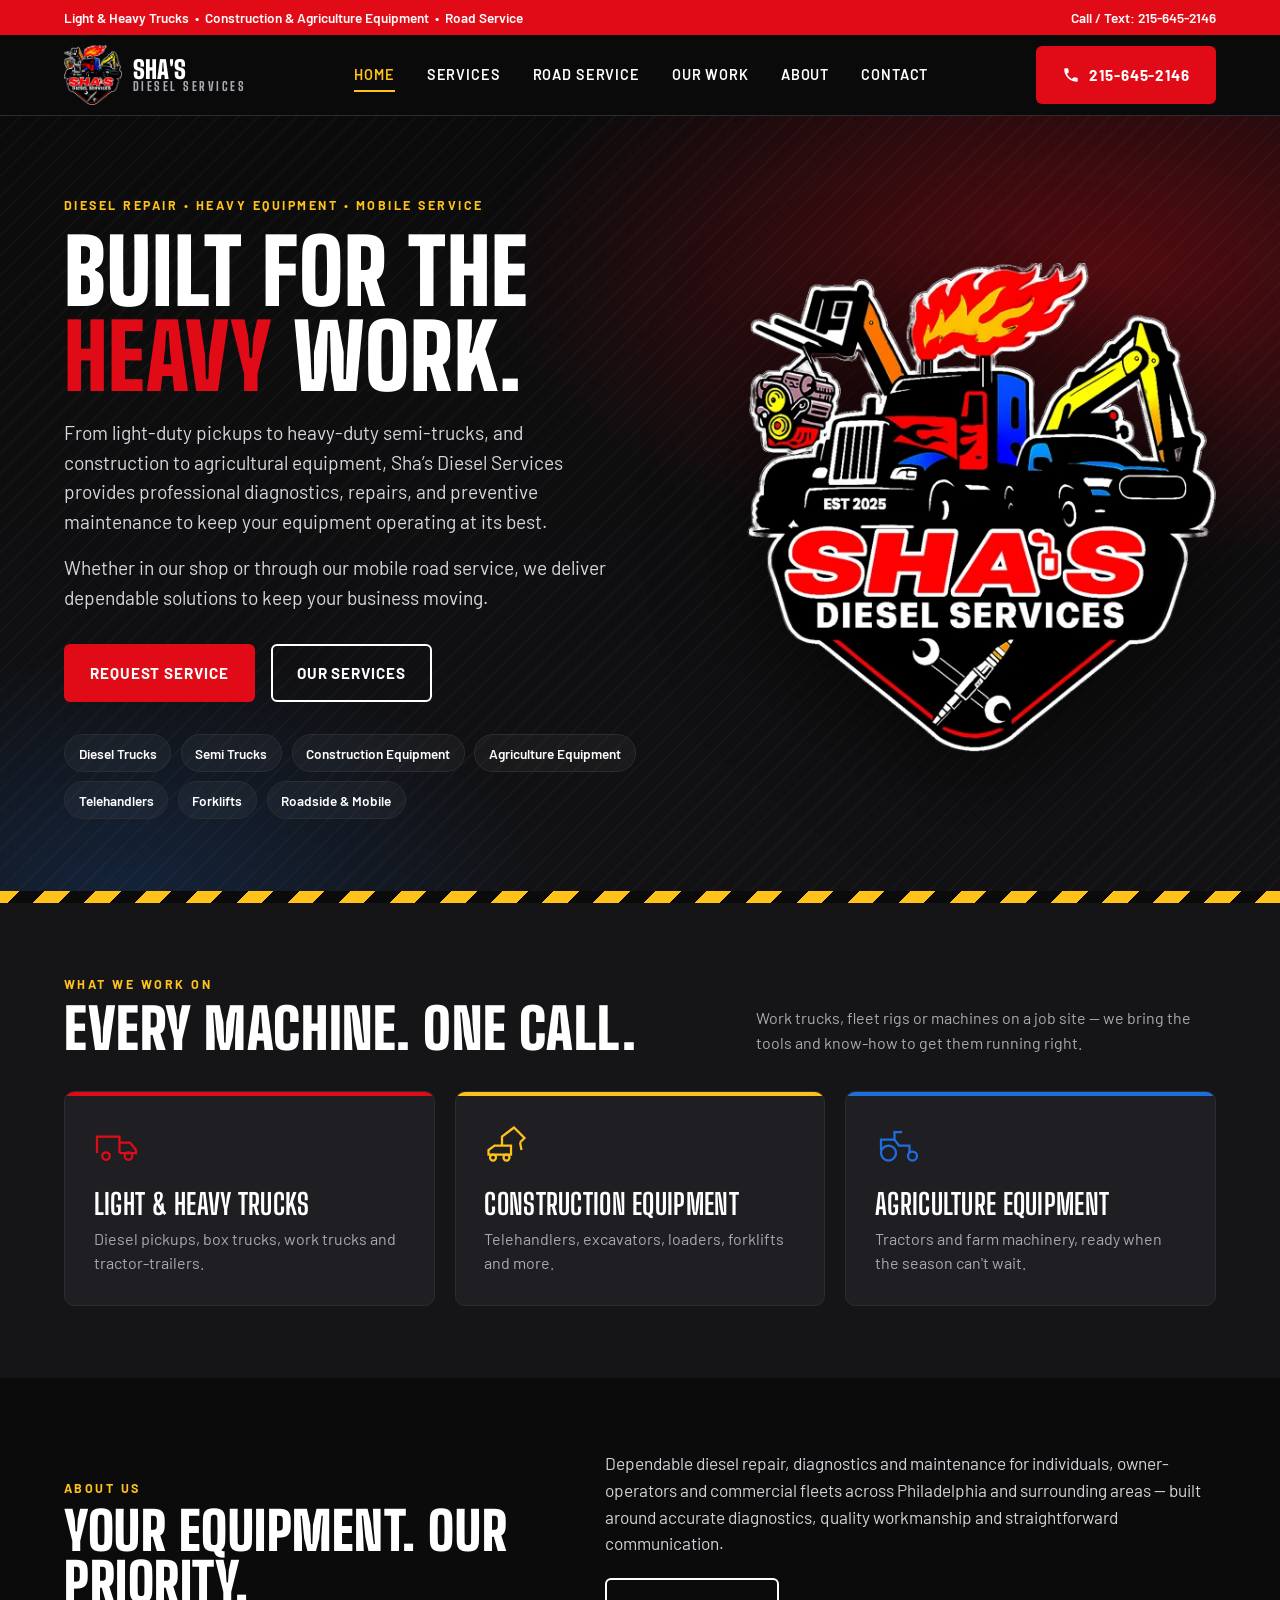
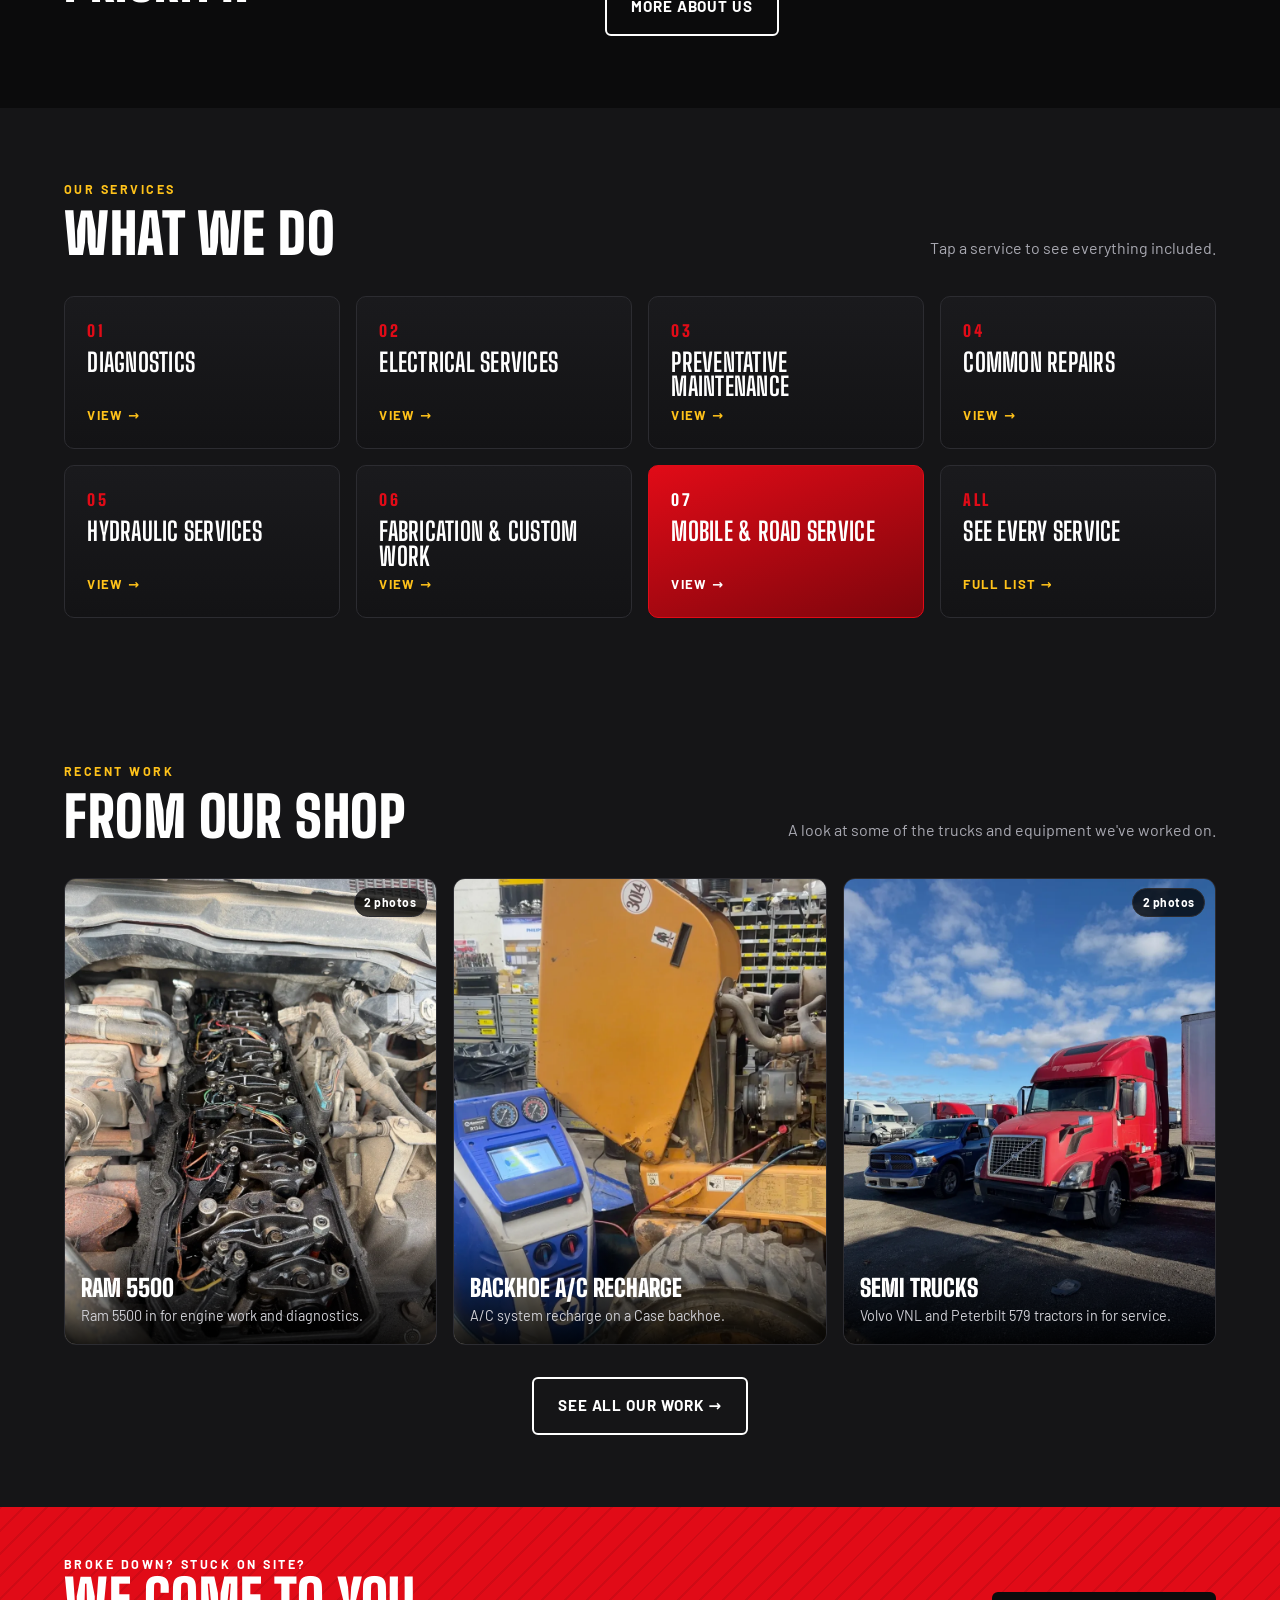
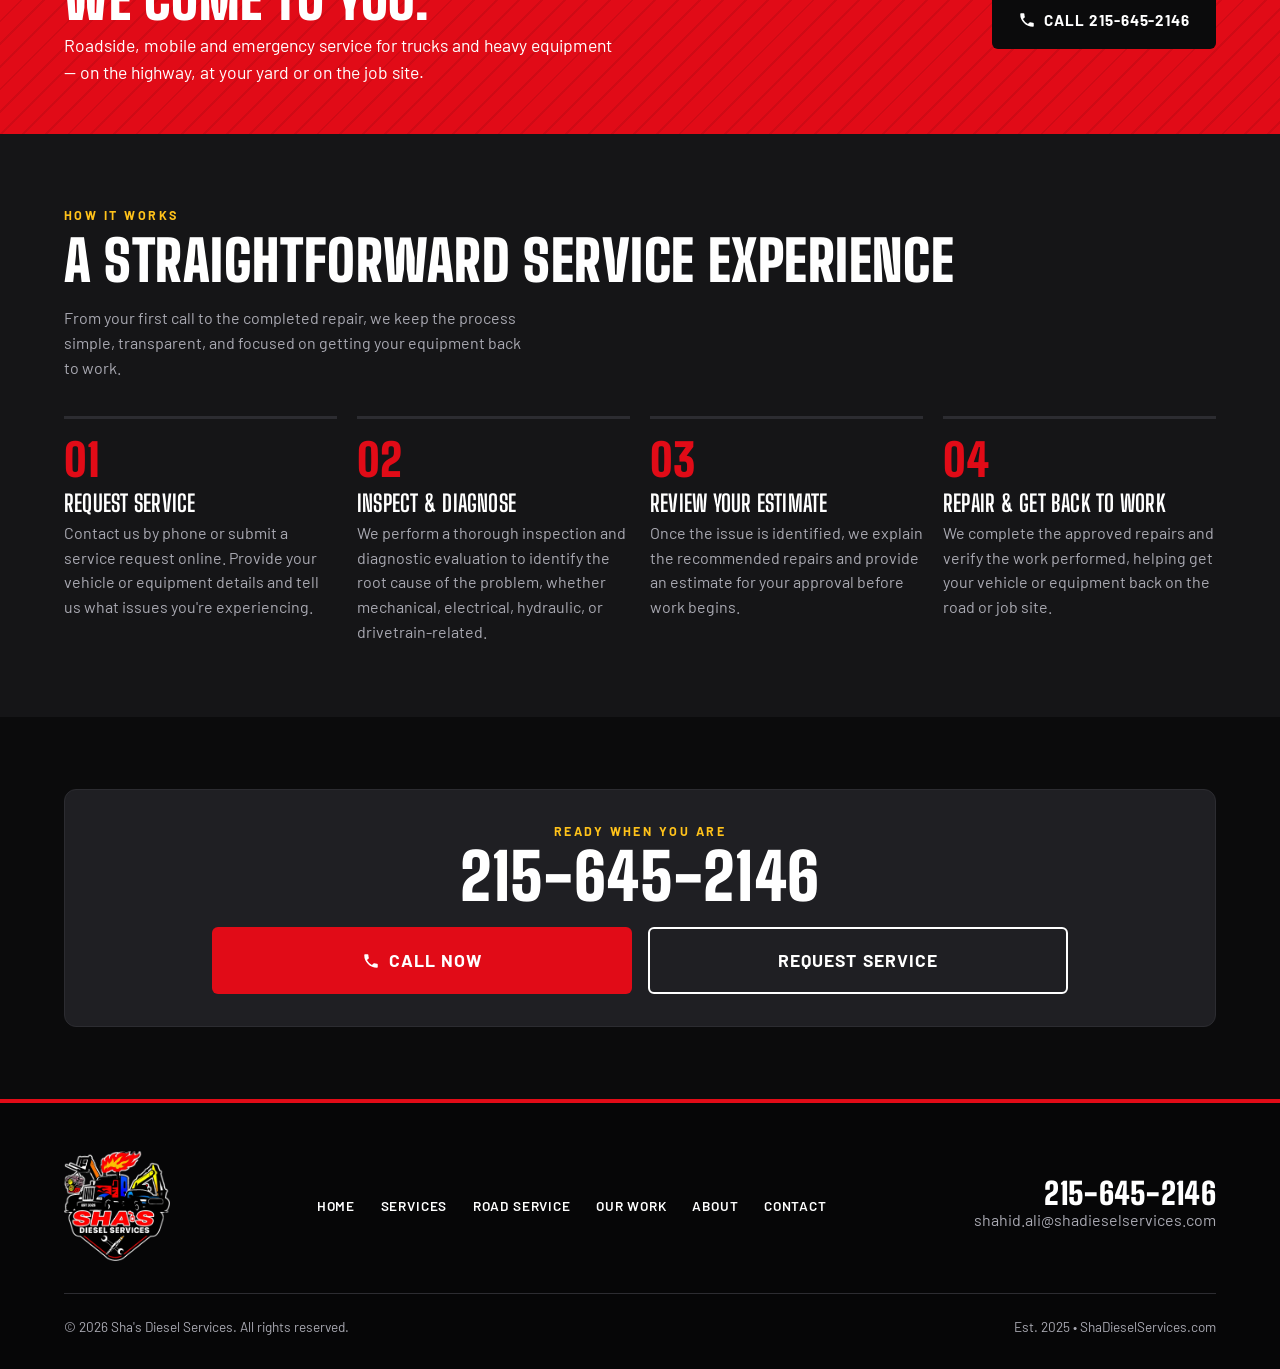
<file: index (4).html>
<!DOCTYPE html>
<html lang="en">
<head>
<meta charset="utf-8">
<meta name="viewport" content="width=device-width, initial-scale=1, viewport-fit=cover">
<title>Sha's Diesel Services | Diesel, Heavy Equipment & Mobile Road Service</title>
<meta name="description" content="Sha's Diesel Services: diagnostics, electrical, hydraulic, maintenance, repairs, fabrication and mobile road service for trucks and heavy equipment. Call 215-645-2146.">
<meta name="theme-color" content="#0b0b0c">
<link rel="icon" href="fav.png">
<link rel="apple-touch-icon" href="fav.png">
<link rel="preconnect" href="https://fonts.googleapis.com">
<link rel="preconnect" href="https://fonts.gstatic.com" crossorigin>
<link href="https://fonts.googleapis.com/css2?family=Big+Shoulders+Display:wght@700;800;900&family=Barlow:wght@400;500;600;700&display=swap" rel="stylesheet">
<link rel="stylesheet" href="styles.css">
</head>
<body>

<div class="topbar"><div class="wrap">
  <span>Light &amp; Heavy Trucks &nbsp;&bull;&nbsp; Construction &amp; Agriculture Equipment &nbsp;&bull;&nbsp; Road Service</span>
  <span>Call / Text: 215-645-2146</span>
</div></div>

<header><div class="wrap">
  <a href="index.html" class="brand">
    <img src="logo.webp" alt="Sha's Diesel Services logo">
    <b>Sha's<small>Diesel Services</small></b>
  </a>
  <nav><ul class="nav-links"><li><a href="index.html" class="active">Home</a></li><li><a href="services.html">Services</a></li><li><a href="road-service.html">Road Service</a></li><li><a href="work.html">Our Work</a></li><li><a href="about.html">About</a></li><li><a href="contact.html">Contact</a></li></ul></nav>
  <div class="hdr-right">
    <a class="btn btn-red hdr-call" href="tel:+12156452146" aria-label="Call 215-645-2146"><svg viewBox="0 0 24 24" fill="currentColor"><path d="M6.6 10.8a15.1 15.1 0 0 0 6.6 6.6l2.2-2.2c.3-.3.7-.4 1-.2 1.1.4 2.3.6 3.6.6.6 0 1 .4 1 1V20c0 .6-.4 1-1 1A17 17 0 0 1 3 4c0-.6.4-1 1-1h3.5c.6 0 1 .4 1 1 0 1.3.2 2.5.6 3.6.1.3 0 .7-.2 1l-2.3 2.2Z"/></svg><span>215-645-2146</span></a>
    <button class="menu-btn" data-open-menu aria-label="Open menu"><svg viewBox="0 0 24 24" fill="none" stroke="currentColor" stroke-width="2.4" stroke-linecap="round"><path d="M4 7h16M4 12h16M4 17h16"/></svg></button>
  </div>
</div></header>

<div class="mnav" id="mnav" aria-hidden="true">
  <div class="mnav-top">
    <img src="logo.webp" alt="Sha's Diesel Services">
    <button class="menu-btn" style="display:inline-flex" data-close-menu aria-label="Close menu"><svg viewBox="0 0 24 24" fill="none" stroke="currentColor" stroke-width="2.4" stroke-linecap="round"><path d="M6 6l12 12M18 6L6 18"/></svg></button>
  </div>
  <ul><li><a href="index.html" class="active">Home<span>&rarr;</span></a></li><li><a href="services.html">Services<span>&rarr;</span></a></li><li><a href="road-service.html">Road Service<span>&rarr;</span></a></li><li><a href="work.html">Our Work<span>&rarr;</span></a></li><li><a href="about.html">About<span>&rarr;</span></a></li><li><a href="contact.html">Contact<span>&rarr;</span></a></li></ul>
  <a class="btn btn-red" href="tel:+12156452146"><svg viewBox="0 0 24 24" fill="currentColor"><path d="M6.6 10.8a15.1 15.1 0 0 0 6.6 6.6l2.2-2.2c.3-.3.7-.4 1-.2 1.1.4 2.3.6 3.6.6.6 0 1 .4 1 1V20c0 .6-.4 1-1 1A17 17 0 0 1 3 4c0-.6.4-1 1-1h3.5c.6 0 1 .4 1 1 0 1.3.2 2.5.6 3.6.1.3 0 .7-.2 1l-2.3 2.2Z"/></svg> Call 215-645-2146</a>
  <a class="btn btn-ghost" href="contact.html">Request Service</a>
</div>

<main>

<section class="hero"><div class="wrap">
  <div>
    <div class="eyebrow">Diesel Repair &bull; Heavy Equipment &bull; Mobile Service</div>
    <h1>Built for the<br><em>heavy</em> work.</h1>
    <p class="lead">From light-duty pickups to heavy-duty semi-trucks, and construction to agricultural equipment, Sha&rsquo;s Diesel Services provides professional diagnostics, repairs, and preventive maintenance to keep your equipment operating at its best.</p>
    <p class="lead">Whether in our shop or through our mobile road service, we deliver dependable solutions to keep your business moving.</p>
    <div class="cta">
      <a class="btn btn-red" href="contact.html">Request Service</a>
      <a class="btn btn-ghost" href="services.html">Our Services</a>
    </div>
    <div class="tags"><span>Diesel Trucks</span><span>Semi Trucks</span><span>Construction Equipment</span><span>Agriculture Equipment</span><span>Telehandlers</span><span>Forklifts</span><span>Roadside &amp; Mobile</span></div>
  </div>
  <img class="badge" src="logo.webp" alt="Sha's Diesel Services &mdash; Est. 2025">
</div></section>
<div class="stripe"></div>

<section class="block bg-char"><div class="wrap">
  <div class="sec-head"><div><div class="eyebrow">What We Work On</div><h2>Every machine. One call.</h2></div>
  <p>Work trucks, fleet rigs or machines on a job site &mdash; we bring the tools and know-how to get them running right.</p></div>
  <div class="fleet-grid">
    <div class="fcard"><svg viewBox="0 0 64 64" fill="none" stroke="#e10b17" stroke-width="3"><path d="M4 44V22h30v22M34 30h14l8 10v4H34"/><circle cx="16" cy="48" r="5"/><circle cx="46" cy="48" r="5"/></svg><h3>Light &amp; Heavy Trucks</h3><p>Diesel pickups, box trucks, work trucks and tractor-trailers.</p></div>
    <div class="fcard"><svg viewBox="0 0 64 64" fill="none" stroke="#ffc21a" stroke-width="3"><path d="M6 46h30V34H14l-8 6zM24 34V22l16-12 14 14-6 6M48 30l2 10"/><circle cx="12" cy="50" r="4"/><circle cx="30" cy="50" r="4"/></svg><h3>Construction Equipment</h3><p>Telehandlers, excavators, loaders, forklifts and more.</p></div>
    <div class="fcard"><svg viewBox="0 0 64 64" fill="none" stroke="#1d6fe0" stroke-width="3"><path d="M8 40V26h18l6 8h14v10M26 26V16h10"/><circle cx="18" cy="44" r="10"/><circle cx="50" cy="48" r="6"/></svg><h3>Agriculture Equipment</h3><p>Tractors and farm machinery, ready when the season can't wait.</p></div>
  </div>
</div></section>

<section class="block"><div class="wrap about-teaser">
  <div><div class="eyebrow">About Us</div><h2>Your equipment. Our priority.</h2></div>
  <div><p>Dependable diesel repair, diagnostics and maintenance for individuals, owner-operators and commercial fleets across Philadelphia and surrounding areas &mdash; built around accurate diagnostics, quality workmanship and straightforward communication.</p>
  <a class="btn btn-ghost" href="about.html">More About Us</a></div>
</div></section>

<section class="block bg-char"><div class="wrap">
  <div class="sec-head"><div><div class="eyebrow">Our Services</div><h2>What we do</h2></div>
  <p>Tap a service to see everything included.</p></div>
  <div class="tiles"><a class="tile" href="services.html#diagnostics"><div><div class="num">01</div><h3>Diagnostics</h3></div><div class="go">View &rarr;</div></a><a class="tile" href="services.html#electrical"><div><div class="num">02</div><h3>Electrical Services</h3></div><div class="go">View &rarr;</div></a><a class="tile" href="services.html#maintenance"><div><div class="num">03</div><h3>Preventative Maintenance</h3></div><div class="go">View &rarr;</div></a><a class="tile" href="services.html#repairs"><div><div class="num">04</div><h3>Common Repairs</h3></div><div class="go">View &rarr;</div></a><a class="tile" href="services.html#hydraulic"><div><div class="num">05</div><h3>Hydraulic Services</h3></div><div class="go">View &rarr;</div></a><a class="tile" href="services.html#fabrication"><div><div class="num">06</div><h3>Fabrication &amp; Custom Work</h3></div><div class="go">View &rarr;</div></a><a class="tile hot" href="road-service.html"><div><div class="num">07</div><h3>Mobile &amp; Road Service</h3></div><div class="go">View &rarr;</div></a><a class="tile" href="services.html"><div><div class="num">ALL</div><h3>See Every Service</h3></div><div class="go">Full list &rarr;</div></a></div>
</div></section>

<section class="block bg-char"><div class="wrap">
  <div class="sec-head"><div><div class="eyebrow">Recent Work</div><h2>From our shop</h2></div>
  <p>A look at some of the trucks and equipment we've worked on.</p></div>
  <div class="gallery"><button class="gcard" data-imgs="work-ram5500-1.webp,work-ram5500-2.webp" data-title="Ram 5500" data-cap="Ram 5500 in for engine work and diagnostics."><img src="work-ram5500-1.webp" alt="Ram 5500 - Sha's Diesel Services" loading="lazy"><span class="gcount">2 photos</span><span class="gcap"><b>Ram 5500</b><small>Ram 5500 in for engine work and diagnostics.</small></span></button><button class="gcard" data-imgs="work-backhoe-ac.webp" data-title="Backhoe A/C Recharge" data-cap="A/C system recharge on a Case backhoe."><img src="work-backhoe-ac.webp" alt="Backhoe A/C Recharge - Sha's Diesel Services" loading="lazy"><span class="gcap"><b>Backhoe A/C Recharge</b><small>A/C system recharge on a Case backhoe.</small></span></button><button class="gcard" data-imgs="work-semi-1.webp,work-semi-2.webp" data-title="Semi Trucks" data-cap="Volvo VNL and Peterbilt 579 tractors in for service."><img src="work-semi-1.webp" alt="Semi Trucks - Sha's Diesel Services" loading="lazy"><span class="gcount">2 photos</span><span class="gcap"><b>Semi Trucks</b><small>Volvo VNL and Peterbilt 579 tractors in for service.</small></span></button></div>
  <div style="text-align:center;margin-top:2rem"><a class="btn btn-ghost" href="work.html">See All Our Work &rarr;</a></div>
</div></section>

<section class="road"><div class="wrap">
  <div>
    <div class="eyebrow" style="color:#fff">Broke down? Stuck on site?</div>
    <h2>We come to you.</h2>
    <p>Roadside, mobile and emergency service for trucks and heavy equipment &mdash; on the highway, at your yard or on the job site.</p>
  </div>
  <a class="btn btn-dark" href="tel:+12156452146"><svg viewBox="0 0 24 24" fill="currentColor"><path d="M6.6 10.8a15.1 15.1 0 0 0 6.6 6.6l2.2-2.2c.3-.3.7-.4 1-.2 1.1.4 2.3.6 3.6.6.6 0 1 .4 1 1V20c0 .6-.4 1-1 1A17 17 0 0 1 3 4c0-.6.4-1 1-1h3.5c.6 0 1 .4 1 1 0 1.3.2 2.5.6 3.6.1.3 0 .7-.2 1l-2.3 2.2Z"/></svg> Call 215-645-2146</a>
</div></section>

<section class="block bg-char"><div class="wrap">
  <div class="sec-head"><div><div class="eyebrow">How It Works</div><h2>A straightforward service experience</h2></div>
  <p>From your first call to the completed repair, we keep the process simple, transparent, and focused on getting your equipment back to work.</p></div>
  <div class="steps">
    <div class="step"><h3>Request Service</h3><p>Contact us by phone or submit a service request online. Provide your vehicle or equipment details and tell us what issues you're experiencing.</p></div>
    <div class="step"><h3>Inspect &amp; Diagnose</h3><p>We perform a thorough inspection and diagnostic evaluation to identify the root cause of the problem, whether mechanical, electrical, hydraulic, or drivetrain-related.</p></div>
    <div class="step"><h3>Review Your Estimate</h3><p>Once the issue is identified, we explain the recommended repairs and provide an estimate for your approval before work begins.</p></div>
    <div class="step"><h3>Repair &amp; Get Back to Work</h3><p>We complete the approved repairs and verify the work performed, helping get your vehicle or equipment back on the road or job site.</p></div>
  </div>
</div></section>

<section class="block"><div class="wrap">
  <div class="callcard">
    <div class="eyebrow">Ready when you are</div>
    <a class="display" href="tel:+12156452146">215-645-2146</a>
    <div class="cta" style="justify-content:center">
      <a class="btn btn-red" href="tel:+12156452146"><svg viewBox="0 0 24 24" fill="currentColor"><path d="M6.6 10.8a15.1 15.1 0 0 0 6.6 6.6l2.2-2.2c.3-.3.7-.4 1-.2 1.1.4 2.3.6 3.6.6.6 0 1 .4 1 1V20c0 .6-.4 1-1 1A17 17 0 0 1 3 4c0-.6.4-1 1-1h3.5c.6 0 1 .4 1 1 0 1.3.2 2.5.6 3.6.1.3 0 .7-.2 1l-2.3 2.2Z"/></svg> Call Now</a>
      <a class="btn btn-ghost" href="contact.html">Request Service</a>
    </div>
  </div>
</div></section>

</main>

<footer><div class="wrap">
  <div class="foot">
    <a href="index.html"><img src="logo.webp" alt="Sha's Diesel Services"></a>
    <ul><li><a href="index.html">Home</a></li><li><a href="services.html">Services</a></li><li><a href="road-service.html">Road Service</a></li><li><a href="work.html">Our Work</a></li><li><a href="about.html">About</a></li><li><a href="contact.html">Contact</a></li></ul>
    <div class="foot-contact">
      <a class="display" href="tel:+12156452146">215-645-2146</a>
      <a href="mailto:shahid.ali@shadieselservices.com"><span>shahid.ali@shadieselservices.com</span></a>
    </div>
  </div>
  <div class="copy">
    <span>&copy; <span class="yr">2026</span> Sha's Diesel Services. All rights reserved.</span>
    <span>Est. 2025 &bull; ShaDieselServices.com</span>
  </div>
</div></footer>

<div class="lightbox" id="lightbox" aria-hidden="true">
  <button class="lb-close" aria-label="Close">&times;</button>
  <div class="lb-stage"><button class="lb-nav lb-prev" aria-label="Previous photo">&lsaquo;</button><img alt=""><button class="lb-nav lb-next" aria-label="Next photo">&rsaquo;</button></div>
  <div class="lb-count"></div>
  <div class="lb-cap"><b></b><span></span></div>
</div>

<div class="callbar">
  <a href="tel:+12156452146"><svg viewBox="0 0 24 24" fill="currentColor"><path d="M6.6 10.8a15.1 15.1 0 0 0 6.6 6.6l2.2-2.2c.3-.3.7-.4 1-.2 1.1.4 2.3.6 3.6.6.6 0 1 .4 1 1V20c0 .6-.4 1-1 1A17 17 0 0 1 3 4c0-.6.4-1 1-1h3.5c.6 0 1 .4 1 1 0 1.3.2 2.5.6 3.6.1.3 0 .7-.2 1l-2.3 2.2Z"/></svg> Call Now</a>
  <a href="contact.html">Request Service</a>
</div>

<script src="site.js"></script>
</body>
</html>
</file>
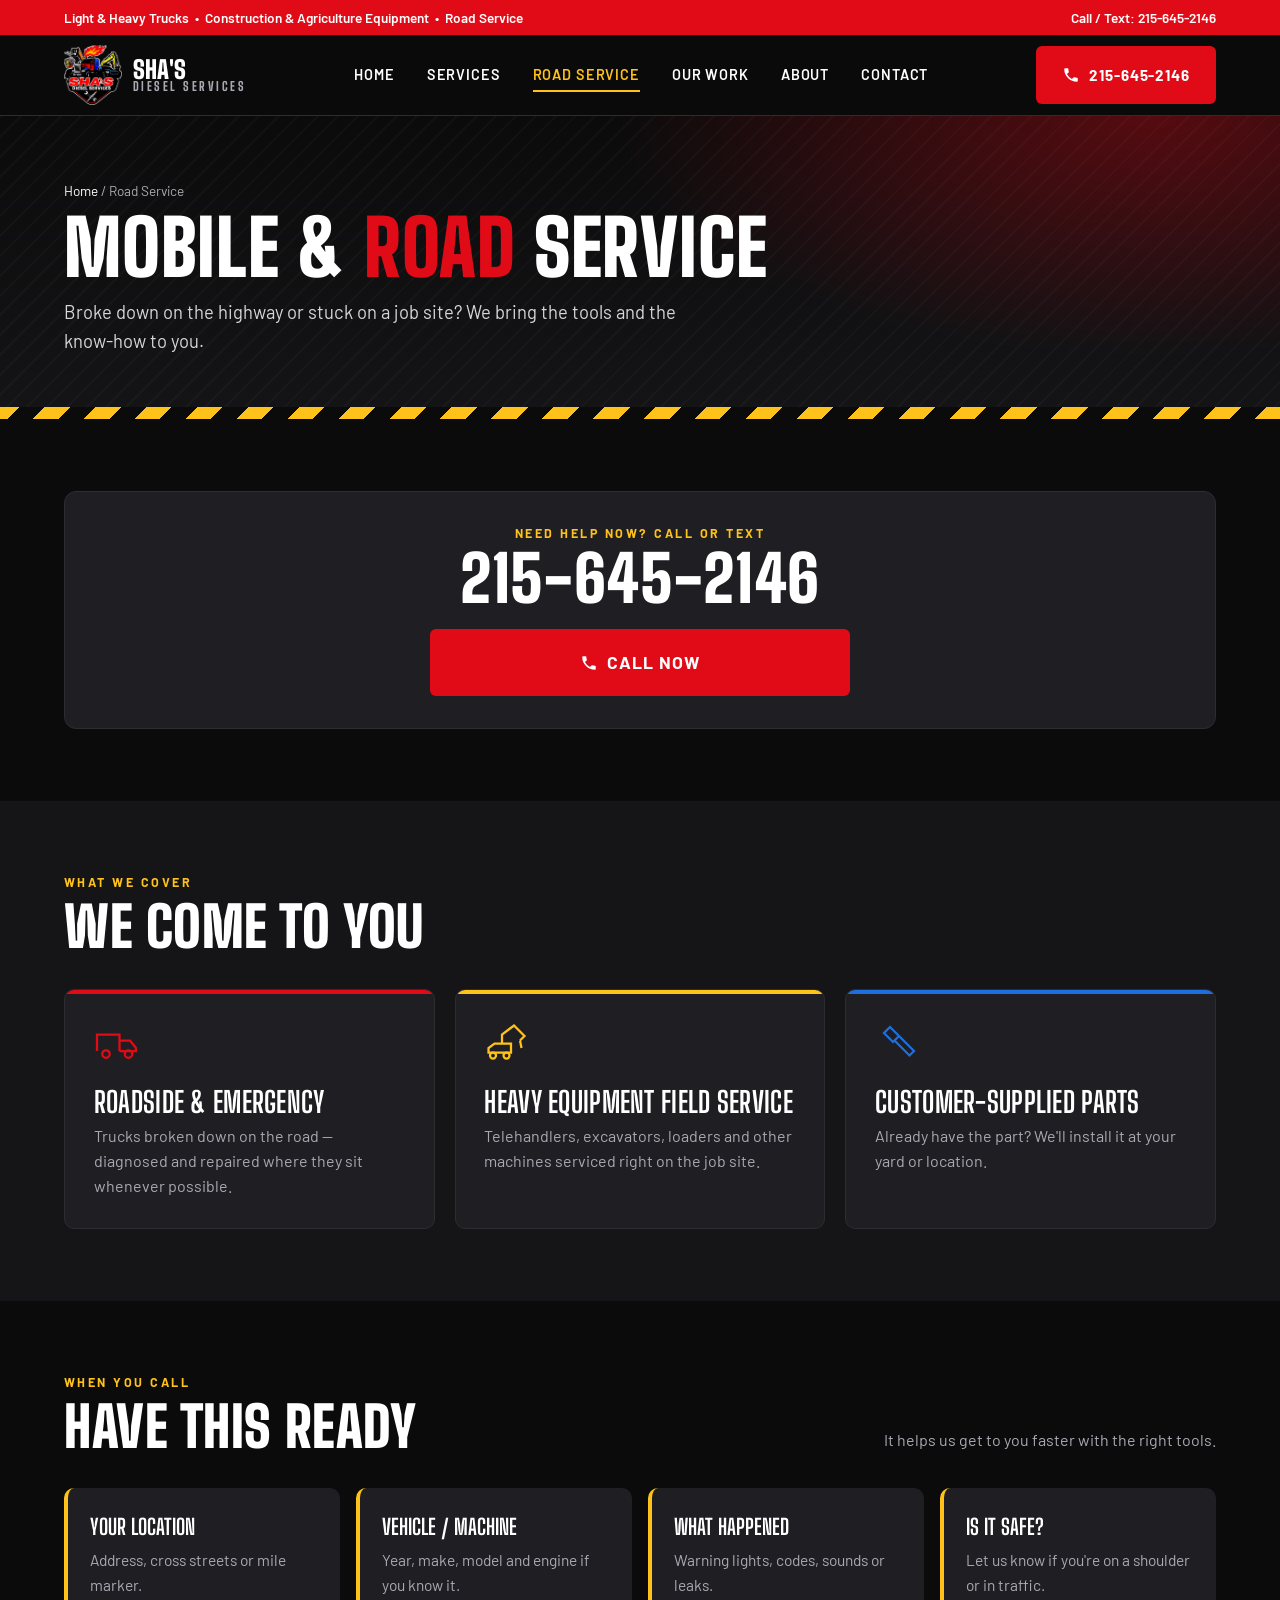
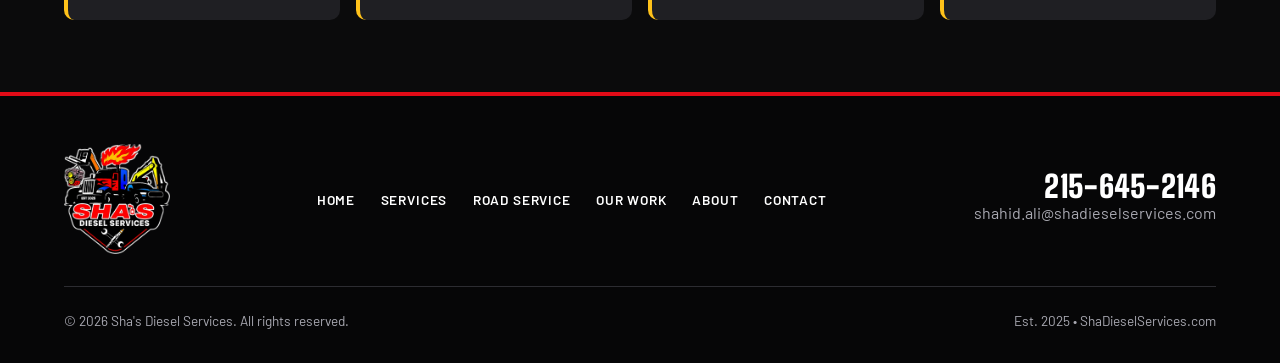
<file: road-service (1).html>
<!DOCTYPE html>
<html lang="en">
<head>
<meta charset="utf-8">
<meta name="viewport" content="width=device-width, initial-scale=1, viewport-fit=cover">
<title>Mobile & Road Service | Sha's Diesel Services</title>
<meta name="description" content="Roadside, mobile and emergency diesel service plus heavy equipment field service. Call 215-645-2146.">
<meta name="theme-color" content="#0b0b0c">
<link rel="icon" href="fav.png">
<link rel="apple-touch-icon" href="fav.png">
<link rel="preconnect" href="https://fonts.googleapis.com">
<link rel="preconnect" href="https://fonts.gstatic.com" crossorigin>
<link href="https://fonts.googleapis.com/css2?family=Big+Shoulders+Display:wght@700;800;900&family=Barlow:wght@400;500;600;700&display=swap" rel="stylesheet">
<link rel="stylesheet" href="styles.css">
</head>
<body>

<div class="topbar"><div class="wrap">
  <span>Light &amp; Heavy Trucks &nbsp;&bull;&nbsp; Construction &amp; Agriculture Equipment &nbsp;&bull;&nbsp; Road Service</span>
  <span>Call / Text: 215-645-2146</span>
</div></div>

<header><div class="wrap">
  <a href="index.html" class="brand">
    <img src="logo.webp" alt="Sha's Diesel Services logo">
    <b>Sha's<small>Diesel Services</small></b>
  </a>
  <nav><ul class="nav-links"><li><a href="index.html">Home</a></li><li><a href="services.html">Services</a></li><li><a href="road-service.html" class="active">Road Service</a></li><li><a href="work.html">Our Work</a></li><li><a href="about.html">About</a></li><li><a href="contact.html">Contact</a></li></ul></nav>
  <div class="hdr-right">
    <a class="btn btn-red hdr-call" href="tel:+12156452146" aria-label="Call 215-645-2146"><svg viewBox="0 0 24 24" fill="currentColor"><path d="M6.6 10.8a15.1 15.1 0 0 0 6.6 6.6l2.2-2.2c.3-.3.7-.4 1-.2 1.1.4 2.3.6 3.6.6.6 0 1 .4 1 1V20c0 .6-.4 1-1 1A17 17 0 0 1 3 4c0-.6.4-1 1-1h3.5c.6 0 1 .4 1 1 0 1.3.2 2.5.6 3.6.1.3 0 .7-.2 1l-2.3 2.2Z"/></svg><span>215-645-2146</span></a>
    <button class="menu-btn" data-open-menu aria-label="Open menu"><svg viewBox="0 0 24 24" fill="none" stroke="currentColor" stroke-width="2.4" stroke-linecap="round"><path d="M4 7h16M4 12h16M4 17h16"/></svg></button>
  </div>
</div></header>

<div class="mnav" id="mnav" aria-hidden="true">
  <div class="mnav-top">
    <img src="logo.webp" alt="Sha's Diesel Services">
    <button class="menu-btn" style="display:inline-flex" data-close-menu aria-label="Close menu"><svg viewBox="0 0 24 24" fill="none" stroke="currentColor" stroke-width="2.4" stroke-linecap="round"><path d="M6 6l12 12M18 6L6 18"/></svg></button>
  </div>
  <ul><li><a href="index.html">Home<span>&rarr;</span></a></li><li><a href="services.html">Services<span>&rarr;</span></a></li><li><a href="road-service.html" class="active">Road Service<span>&rarr;</span></a></li><li><a href="work.html">Our Work<span>&rarr;</span></a></li><li><a href="about.html">About<span>&rarr;</span></a></li><li><a href="contact.html">Contact<span>&rarr;</span></a></li></ul>
  <a class="btn btn-red" href="tel:+12156452146"><svg viewBox="0 0 24 24" fill="currentColor"><path d="M6.6 10.8a15.1 15.1 0 0 0 6.6 6.6l2.2-2.2c.3-.3.7-.4 1-.2 1.1.4 2.3.6 3.6.6.6 0 1 .4 1 1V20c0 .6-.4 1-1 1A17 17 0 0 1 3 4c0-.6.4-1 1-1h3.5c.6 0 1 .4 1 1 0 1.3.2 2.5.6 3.6.1.3 0 .7-.2 1l-2.3 2.2Z"/></svg> Call 215-645-2146</a>
  <a class="btn btn-ghost" href="contact.html">Request Service</a>
</div>

<main>

<section class="page-hero"><div class="wrap">
  <div class="crumbs"><a href="index.html">Home</a> / Road Service</div>
  <h1>Mobile &amp; <em>Road</em> Service</h1>
  <p>Broke down on the highway or stuck on a job site? We bring the tools and the know-how to you.</p>
</div></section>
<div class="stripe"></div>

<section class="block"><div class="wrap">
  <div class="callcard">
    <div class="eyebrow">Need help now? Call or text</div>
    <a class="display" href="tel:+12156452146">215-645-2146</a>
    <a class="btn btn-red" href="tel:+12156452146"><svg viewBox="0 0 24 24" fill="currentColor"><path d="M6.6 10.8a15.1 15.1 0 0 0 6.6 6.6l2.2-2.2c.3-.3.7-.4 1-.2 1.1.4 2.3.6 3.6.6.6 0 1 .4 1 1V20c0 .6-.4 1-1 1A17 17 0 0 1 3 4c0-.6.4-1 1-1h3.5c.6 0 1 .4 1 1 0 1.3.2 2.5.6 3.6.1.3 0 .7-.2 1l-2.3 2.2Z"/></svg> Call Now</a>
  </div>
</div></section>

<section class="block bg-char"><div class="wrap">
  <div class="sec-head"><div><div class="eyebrow">What We Cover</div><h2>We come to you</h2></div></div>
  <div class="fleet-grid">
    <div class="fcard"><svg viewBox="0 0 64 64" fill="none" stroke="#e10b17" stroke-width="3"><path d="M4 44V22h30v22M34 30h14l8 10v4H34"/><circle cx="16" cy="48" r="5"/><circle cx="46" cy="48" r="5"/></svg><h3>Roadside &amp; Emergency</h3><p>Trucks broken down on the road &mdash; diagnosed and repaired where they sit whenever possible.</p></div>
    <div class="fcard"><svg viewBox="0 0 64 64" fill="none" stroke="#ffc21a" stroke-width="3"><path d="M6 46h30V34H14l-8 6zM24 34V22l16-12 14 14-6 6M48 30l2 10"/><circle cx="12" cy="50" r="4"/><circle cx="30" cy="50" r="4"/></svg><h3>Heavy Equipment Field Service</h3><p>Telehandlers, excavators, loaders and other machines serviced right on the job site.</p></div>
    <div class="fcard"><svg viewBox="0 0 64 64" fill="none" stroke="#1d6fe0" stroke-width="3"><path d="M20 12l12 12-8 8-12-12zM32 24l20 20-6 6-20-20"/></svg><h3>Customer-Supplied Parts</h3><p>Already have the part? We'll install it at your yard or location.</p></div>
  </div>
</div></section>

<section class="block"><div class="wrap">
  <div class="sec-head"><div><div class="eyebrow">When You Call</div><h2>Have this ready</h2></div>
  <p>It helps us get to you faster with the right tools.</p></div>
  <div class="pol-grid">
    <div class="pol"><b>Your Location</b><span>Address, cross streets or mile marker.</span></div>
    <div class="pol"><b>Vehicle / Machine</b><span>Year, make, model and engine if you know it.</span></div>
    <div class="pol"><b>What Happened</b><span>Warning lights, codes, sounds or leaks.</span></div>
    <div class="pol"><b>Is It Safe?</b><span>Let us know if you're on a shoulder or in traffic.</span></div>
  </div>
</div></section>

</main>

<footer><div class="wrap">
  <div class="foot">
    <a href="index.html"><img src="logo.webp" alt="Sha's Diesel Services"></a>
    <ul><li><a href="index.html">Home</a></li><li><a href="services.html">Services</a></li><li><a href="road-service.html">Road Service</a></li><li><a href="work.html">Our Work</a></li><li><a href="about.html">About</a></li><li><a href="contact.html">Contact</a></li></ul>
    <div class="foot-contact">
      <a class="display" href="tel:+12156452146">215-645-2146</a>
      <a href="mailto:shahid.ali@shadieselservices.com"><span>shahid.ali@shadieselservices.com</span></a>
    </div>
  </div>
  <div class="copy">
    <span>&copy; <span class="yr">2026</span> Sha's Diesel Services. All rights reserved.</span>
    <span>Est. 2025 &bull; ShaDieselServices.com</span>
  </div>
</div></footer>

<div class="lightbox" id="lightbox" aria-hidden="true">
  <button class="lb-close" aria-label="Close">&times;</button>
  <div class="lb-stage"><button class="lb-nav lb-prev" aria-label="Previous photo">&lsaquo;</button><img alt=""><button class="lb-nav lb-next" aria-label="Next photo">&rsaquo;</button></div>
  <div class="lb-count"></div>
  <div class="lb-cap"><b></b><span></span></div>
</div>

<div class="callbar">
  <a href="tel:+12156452146"><svg viewBox="0 0 24 24" fill="currentColor"><path d="M6.6 10.8a15.1 15.1 0 0 0 6.6 6.6l2.2-2.2c.3-.3.7-.4 1-.2 1.1.4 2.3.6 3.6.6.6 0 1 .4 1 1V20c0 .6-.4 1-1 1A17 17 0 0 1 3 4c0-.6.4-1 1-1h3.5c.6 0 1 .4 1 1 0 1.3.2 2.5.6 3.6.1.3 0 .7-.2 1l-2.3 2.2Z"/></svg> Call Now</a>
  <a href="contact.html">Request Service</a>
</div>

<script src="site.js"></script>
</body>
</html>
</file>
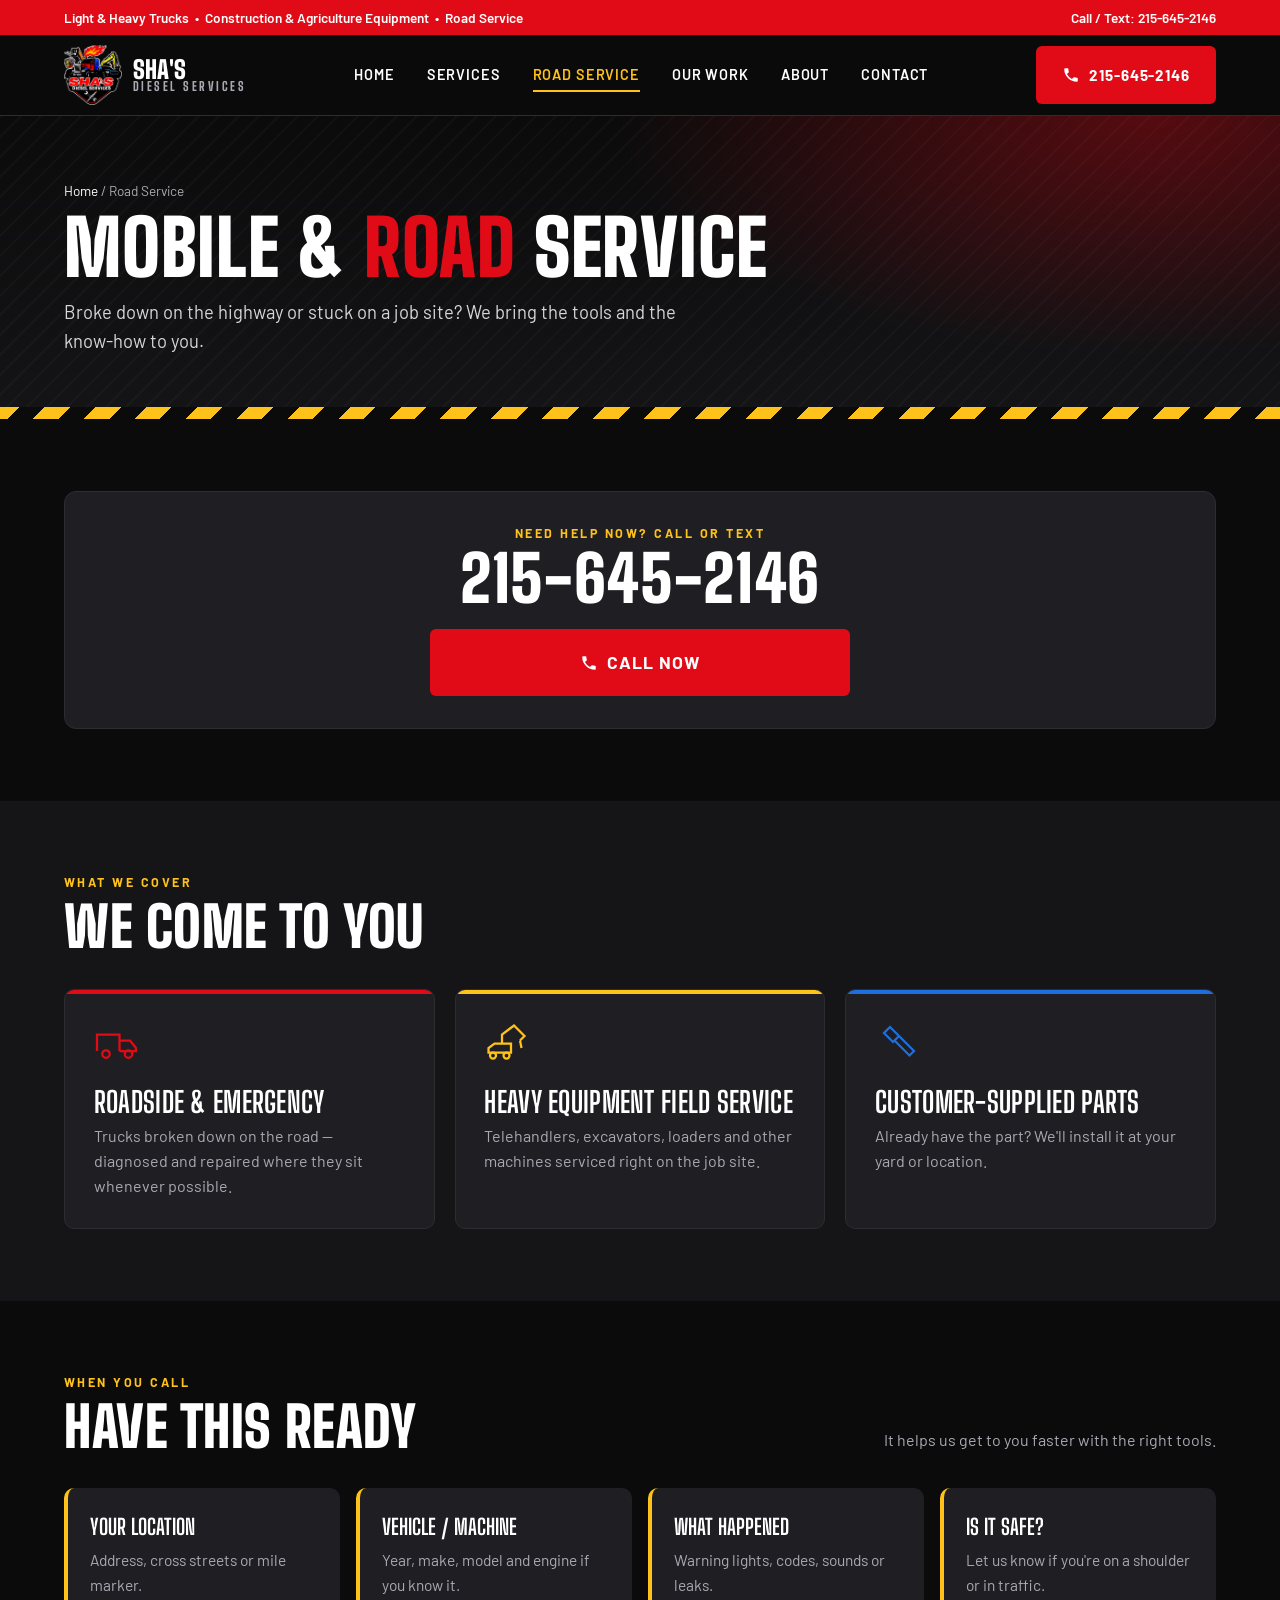
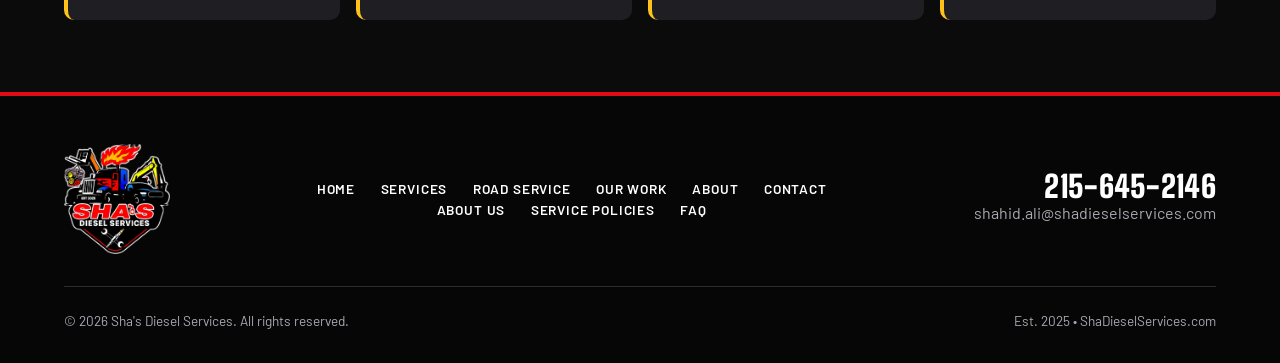
<file: road-service.html>
<!DOCTYPE html>
<html lang="en">
<head>
<meta charset="utf-8">
<meta name="viewport" content="width=device-width, initial-scale=1, viewport-fit=cover">
<title>Mobile & Road Service | Sha's Diesel Services</title>
<meta name="description" content="Roadside, mobile and emergency diesel service plus heavy equipment field service. Call 215-645-2146.">
<meta name="theme-color" content="#0b0b0c">
<link rel="icon" href="fav.png">
<link rel="apple-touch-icon" href="fav.png">
<link rel="preconnect" href="https://fonts.googleapis.com">
<link rel="preconnect" href="https://fonts.gstatic.com" crossorigin>
<link href="https://fonts.googleapis.com/css2?family=Big+Shoulders+Display:wght@700;800;900&family=Barlow:wght@400;500;600;700&display=swap" rel="stylesheet">
<link rel="stylesheet" href="styles.css?v=202611270832">
</head>
<body>

<div class="topbar"><div class="wrap">
  <span>Light &amp; Heavy Trucks &nbsp;&bull;&nbsp; Construction &amp; Agriculture Equipment &nbsp;&bull;&nbsp; Road Service</span>
  <span>Call / Text: 215-645-2146</span>
</div></div>

<header><div class="wrap">
  <a href="index.html" class="brand">
    <img src="logo.webp" alt="Sha's Diesel Services logo">
    <b>Sha's<small>Diesel Services</small></b>
  </a>
  <nav><ul class="nav-links"><li><a href="index.html">Home</a></li><li><a href="services.html">Services</a></li><li><a href="road-service.html" class="active">Road Service</a></li><li><a href="work.html">Our Work</a></li><li><a href="about.html">About</a></li><li><a href="contact.html">Contact</a></li></ul></nav>
  <div class="hdr-right">
    <a class="btn btn-red hdr-call" href="tel:+12156452146" aria-label="Call 215-645-2146"><svg viewBox="0 0 24 24" fill="currentColor"><path d="M6.6 10.8a15.1 15.1 0 0 0 6.6 6.6l2.2-2.2c.3-.3.7-.4 1-.2 1.1.4 2.3.6 3.6.6.6 0 1 .4 1 1V20c0 .6-.4 1-1 1A17 17 0 0 1 3 4c0-.6.4-1 1-1h3.5c.6 0 1 .4 1 1 0 1.3.2 2.5.6 3.6.1.3 0 .7-.2 1l-2.3 2.2Z"/></svg><span>215-645-2146</span></a>
    <button class="menu-btn" data-open-menu aria-label="Open menu"><svg viewBox="0 0 24 24" fill="none" stroke="currentColor" stroke-width="2.4" stroke-linecap="round"><path d="M4 7h16M4 12h16M4 17h16"/></svg></button>
  </div>
</div></header>

<div class="mnav" id="mnav" aria-hidden="true">
  <div class="mnav-top">
    <img src="logo.webp" alt="Sha's Diesel Services">
    <button class="menu-btn" style="display:inline-flex" data-close-menu aria-label="Close menu"><svg viewBox="0 0 24 24" fill="none" stroke="currentColor" stroke-width="2.4" stroke-linecap="round"><path d="M6 6l12 12M18 6L6 18"/></svg></button>
  </div>
  <ul><li><a href="index.html">Home<span>&rarr;</span></a></li><li><a href="services.html">Services<span>&rarr;</span></a></li><li><a href="road-service.html" class="active">Road Service<span>&rarr;</span></a></li><li><a href="work.html">Our Work<span>&rarr;</span></a></li><li><a href="about.html">About<span>&rarr;</span></a></li><li><a href="contact.html">Contact<span>&rarr;</span></a></li></ul>
  <a class="btn btn-red" href="tel:+12156452146"><svg viewBox="0 0 24 24" fill="currentColor"><path d="M6.6 10.8a15.1 15.1 0 0 0 6.6 6.6l2.2-2.2c.3-.3.7-.4 1-.2 1.1.4 2.3.6 3.6.6.6 0 1 .4 1 1V20c0 .6-.4 1-1 1A17 17 0 0 1 3 4c0-.6.4-1 1-1h3.5c.6 0 1 .4 1 1 0 1.3.2 2.5.6 3.6.1.3 0 .7-.2 1l-2.3 2.2Z"/></svg> Call 215-645-2146</a>
  <a class="btn btn-ghost" href="contact.html">Request Service</a>
</div>

<main>

<section class="page-hero"><div class="wrap">
  <div class="crumbs"><a href="index.html">Home</a> / Road Service</div>
  <h1>Mobile &amp; <em>Road</em> Service</h1>
  <p>Broke down on the highway or stuck on a job site? We bring the tools and the know-how to you.</p>
</div></section>
<div class="stripe"></div>

<section class="block"><div class="wrap">
  <div class="callcard">
    <div class="eyebrow">Need help now? Call or text</div>
    <a class="display" href="tel:+12156452146">215-645-2146</a>
    <a class="btn btn-red" href="tel:+12156452146"><svg viewBox="0 0 24 24" fill="currentColor"><path d="M6.6 10.8a15.1 15.1 0 0 0 6.6 6.6l2.2-2.2c.3-.3.7-.4 1-.2 1.1.4 2.3.6 3.6.6.6 0 1 .4 1 1V20c0 .6-.4 1-1 1A17 17 0 0 1 3 4c0-.6.4-1 1-1h3.5c.6 0 1 .4 1 1 0 1.3.2 2.5.6 3.6.1.3 0 .7-.2 1l-2.3 2.2Z"/></svg> Call Now</a>
  </div>
</div></section>

<section class="block bg-char"><div class="wrap">
  <div class="sec-head"><div><div class="eyebrow">What We Cover</div><h2>We come to you</h2></div></div>
  <div class="fleet-grid">
    <div class="fcard"><svg viewBox="0 0 64 64" fill="none" stroke="#e10b17" stroke-width="3"><path d="M4 44V22h30v22M34 30h14l8 10v4H34"/><circle cx="16" cy="48" r="5"/><circle cx="46" cy="48" r="5"/></svg><h3>Roadside &amp; Emergency</h3><p>Trucks broken down on the road &mdash; diagnosed and repaired where they sit whenever possible.</p></div>
    <div class="fcard"><svg viewBox="0 0 64 64" fill="none" stroke="#ffc21a" stroke-width="3"><path d="M6 46h30V34H14l-8 6zM24 34V22l16-12 14 14-6 6M48 30l2 10"/><circle cx="12" cy="50" r="4"/><circle cx="30" cy="50" r="4"/></svg><h3>Heavy Equipment Field Service</h3><p>Telehandlers, excavators, loaders and other machines serviced right on the job site.</p></div>
    <div class="fcard"><svg viewBox="0 0 64 64" fill="none" stroke="#1d6fe0" stroke-width="3"><path d="M20 12l12 12-8 8-12-12zM32 24l20 20-6 6-20-20"/></svg><h3>Customer-Supplied Parts</h3><p>Already have the part? We'll install it at your yard or location.</p></div>
  </div>
</div></section>

<section class="block"><div class="wrap">
  <div class="sec-head"><div><div class="eyebrow">When You Call</div><h2>Have this ready</h2></div>
  <p>It helps us get to you faster with the right tools.</p></div>
  <div class="pol-grid">
    <div class="pol"><b>Your Location</b><span>Address, cross streets or mile marker.</span></div>
    <div class="pol"><b>Vehicle / Machine</b><span>Year, make, model and engine if you know it.</span></div>
    <div class="pol"><b>What Happened</b><span>Warning lights, codes, sounds or leaks.</span></div>
    <div class="pol"><b>Is It Safe?</b><span>Let us know if you're on a shoulder or in traffic.</span></div>
  </div>
</div></section>

</main>

<footer><div class="wrap">
  <div class="foot">
    <a href="index.html"><img src="logo.webp" alt="Sha's Diesel Services"></a>
    <div><ul><li><a href="index.html">Home</a></li><li><a href="services.html">Services</a></li><li><a href="road-service.html">Road Service</a></li><li><a href="work.html">Our Work</a></li><li><a href="about.html">About</a></li><li><a href="contact.html">Contact</a></li></ul><ul class="foot-sub"><li><a href="about.html">About Us</a></li><li><a href="services.html#policies">Service Policies</a></li><li><a href="contact.html#faq">FAQ</a></li></ul></div>
    <div class="foot-contact">
      <a class="display" href="tel:+12156452146">215-645-2146</a>
      <a href="mailto:shahid.ali@shadieselservices.com"><span>shahid.ali@shadieselservices.com</span></a>
    </div>
  </div>
  <div class="copy">
    <span>&copy; <span class="yr">2026</span> Sha's Diesel Services. All rights reserved.</span>
    <span>Est. 2025 &bull; ShaDieselServices.com</span>
  </div>
</div></footer>

<div class="lightbox" id="lightbox" aria-hidden="true">
  <button class="lb-close" aria-label="Close">&times;</button>
  <div class="lb-stage"><button class="lb-nav lb-prev" aria-label="Previous photo">&lsaquo;</button><img alt=""><button class="lb-nav lb-next" aria-label="Next photo">&rsaquo;</button></div>
  <div class="lb-count"></div>
  <div class="lb-cap"><b></b><span></span></div>
</div>

<div class="callbar">
  <a href="tel:+12156452146"><svg viewBox="0 0 24 24" fill="currentColor"><path d="M6.6 10.8a15.1 15.1 0 0 0 6.6 6.6l2.2-2.2c.3-.3.7-.4 1-.2 1.1.4 2.3.6 3.6.6.6 0 1 .4 1 1V20c0 .6-.4 1-1 1A17 17 0 0 1 3 4c0-.6.4-1 1-1h3.5c.6 0 1 .4 1 1 0 1.3.2 2.5.6 3.6.1.3 0 .7-.2 1l-2.3 2.2Z"/></svg> Call Now</a>
  <a href="contact.html">Request Service</a>
</div>

<script src="site.js?v=202611270832"></script>
</body>
</html>
</file>
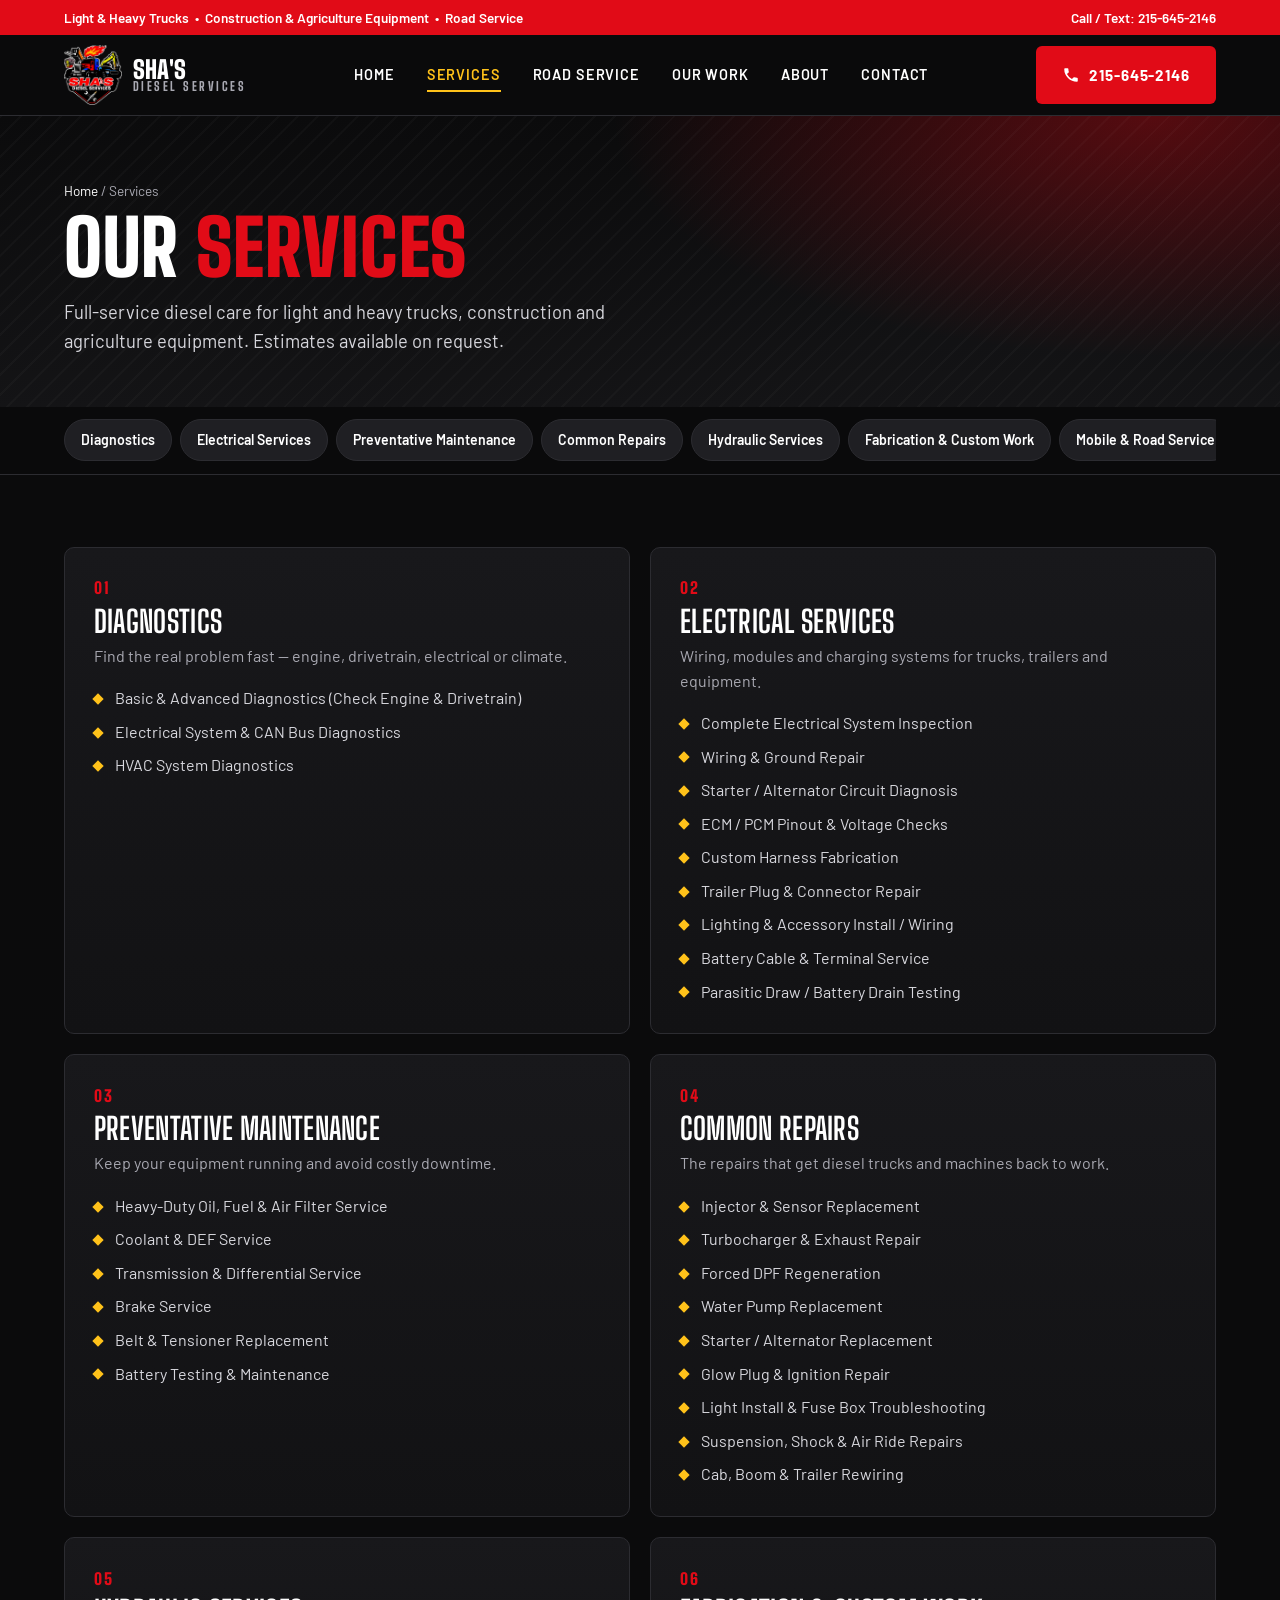
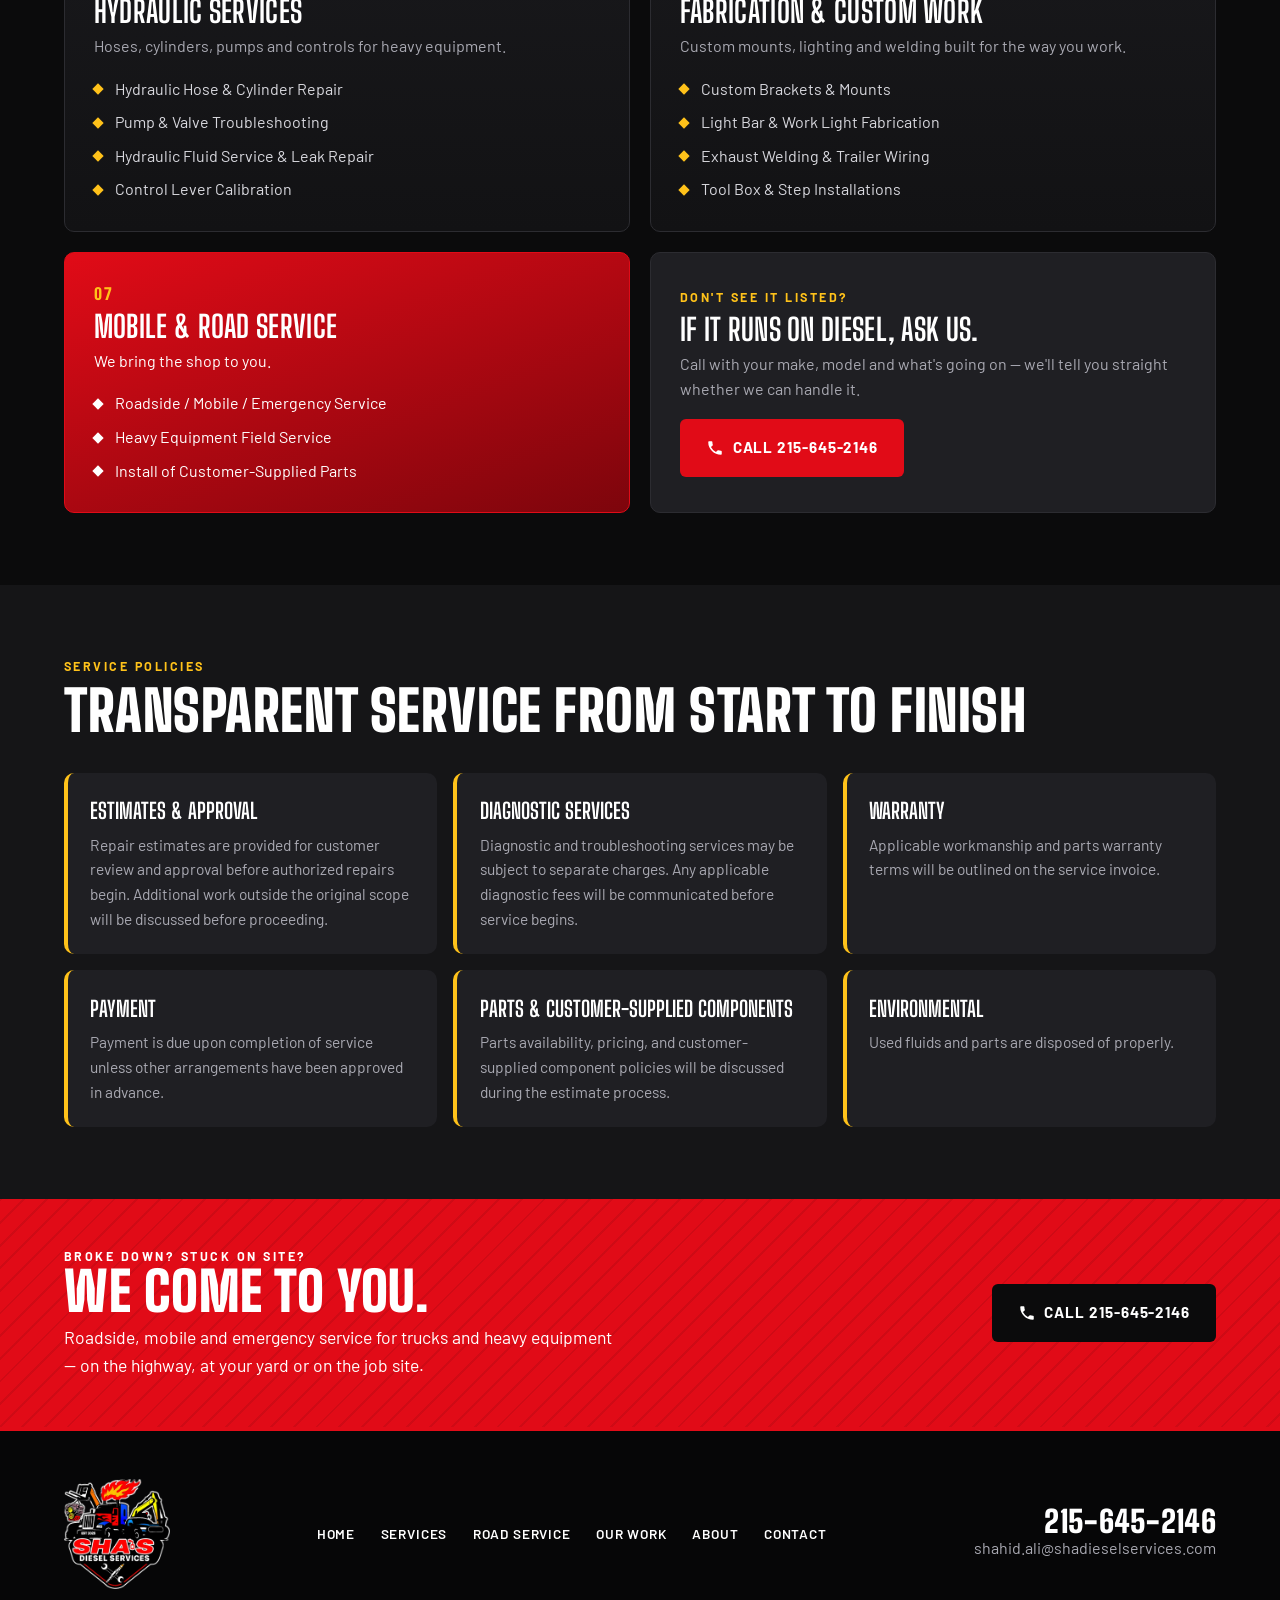
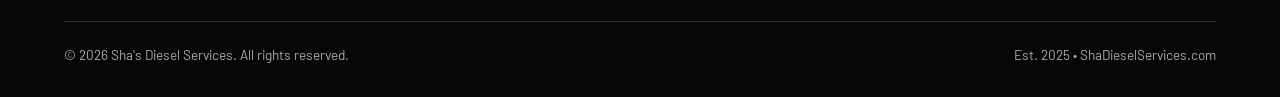
<file: services (1).html>
<!DOCTYPE html>
<html lang="en">
<head>
<meta charset="utf-8">
<meta name="viewport" content="width=device-width, initial-scale=1, viewport-fit=cover">
<title>Services | Sha's Diesel Services</title>
<meta name="description" content="Diagnostics, electrical, preventative maintenance, repairs, hydraulic, fabrication and mobile service for diesel trucks and heavy equipment.">
<meta name="theme-color" content="#0b0b0c">
<link rel="icon" href="fav.png">
<link rel="apple-touch-icon" href="fav.png">
<link rel="preconnect" href="https://fonts.googleapis.com">
<link rel="preconnect" href="https://fonts.gstatic.com" crossorigin>
<link href="https://fonts.googleapis.com/css2?family=Big+Shoulders+Display:wght@700;800;900&family=Barlow:wght@400;500;600;700&display=swap" rel="stylesheet">
<link rel="stylesheet" href="styles.css">
</head>
<body>

<div class="topbar"><div class="wrap">
  <span>Light &amp; Heavy Trucks &nbsp;&bull;&nbsp; Construction &amp; Agriculture Equipment &nbsp;&bull;&nbsp; Road Service</span>
  <span>Call / Text: 215-645-2146</span>
</div></div>

<header><div class="wrap">
  <a href="index.html" class="brand">
    <img src="logo.webp" alt="Sha's Diesel Services logo">
    <b>Sha's<small>Diesel Services</small></b>
  </a>
  <nav><ul class="nav-links"><li><a href="index.html">Home</a></li><li><a href="services.html" class="active">Services</a></li><li><a href="road-service.html">Road Service</a></li><li><a href="work.html">Our Work</a></li><li><a href="about.html">About</a></li><li><a href="contact.html">Contact</a></li></ul></nav>
  <div class="hdr-right">
    <a class="btn btn-red hdr-call" href="tel:+12156452146" aria-label="Call 215-645-2146"><svg viewBox="0 0 24 24" fill="currentColor"><path d="M6.6 10.8a15.1 15.1 0 0 0 6.6 6.6l2.2-2.2c.3-.3.7-.4 1-.2 1.1.4 2.3.6 3.6.6.6 0 1 .4 1 1V20c0 .6-.4 1-1 1A17 17 0 0 1 3 4c0-.6.4-1 1-1h3.5c.6 0 1 .4 1 1 0 1.3.2 2.5.6 3.6.1.3 0 .7-.2 1l-2.3 2.2Z"/></svg><span>215-645-2146</span></a>
    <button class="menu-btn" data-open-menu aria-label="Open menu"><svg viewBox="0 0 24 24" fill="none" stroke="currentColor" stroke-width="2.4" stroke-linecap="round"><path d="M4 7h16M4 12h16M4 17h16"/></svg></button>
  </div>
</div></header>

<div class="mnav" id="mnav" aria-hidden="true">
  <div class="mnav-top">
    <img src="logo.webp" alt="Sha's Diesel Services">
    <button class="menu-btn" style="display:inline-flex" data-close-menu aria-label="Close menu"><svg viewBox="0 0 24 24" fill="none" stroke="currentColor" stroke-width="2.4" stroke-linecap="round"><path d="M6 6l12 12M18 6L6 18"/></svg></button>
  </div>
  <ul><li><a href="index.html">Home<span>&rarr;</span></a></li><li><a href="services.html" class="active">Services<span>&rarr;</span></a></li><li><a href="road-service.html">Road Service<span>&rarr;</span></a></li><li><a href="work.html">Our Work<span>&rarr;</span></a></li><li><a href="about.html">About<span>&rarr;</span></a></li><li><a href="contact.html">Contact<span>&rarr;</span></a></li></ul>
  <a class="btn btn-red" href="tel:+12156452146"><svg viewBox="0 0 24 24" fill="currentColor"><path d="M6.6 10.8a15.1 15.1 0 0 0 6.6 6.6l2.2-2.2c.3-.3.7-.4 1-.2 1.1.4 2.3.6 3.6.6.6 0 1 .4 1 1V20c0 .6-.4 1-1 1A17 17 0 0 1 3 4c0-.6.4-1 1-1h3.5c.6 0 1 .4 1 1 0 1.3.2 2.5.6 3.6.1.3 0 .7-.2 1l-2.3 2.2Z"/></svg> Call 215-645-2146</a>
  <a class="btn btn-ghost" href="contact.html">Request Service</a>
</div>

<main>

<section class="page-hero"><div class="wrap">
  <div class="crumbs"><a href="index.html">Home</a> / Services</div>
  <h1>Our <em>Services</em></h1>
  <p>Full-service diesel care for light and heavy trucks, construction and agriculture equipment. Estimates available on request.</p>
</div></section>
<div class="chips"><div class="wrap"><a href="#diagnostics">Diagnostics</a><a href="#electrical">Electrical Services</a><a href="#maintenance">Preventative Maintenance</a><a href="#repairs">Common Repairs</a><a href="#hydraulic">Hydraulic Services</a><a href="#fabrication">Fabrication &amp; Custom Work</a><a href="#mobile">Mobile &amp; Road Service</a></div></div>

<section class="block"><div class="wrap">
  <div class="svc-grid"><div class="svc" id="diagnostics"><div class="num">01</div><h3>Diagnostics</h3><p class="intro">Find the real problem fast &mdash; engine, drivetrain, electrical or climate.</p><ul><li>Basic &amp; Advanced Diagnostics (Check Engine &amp; Drivetrain)</li><li>Electrical System &amp; CAN Bus Diagnostics</li><li>HVAC System Diagnostics</li></ul></div><div class="svc" id="electrical"><div class="num">02</div><h3>Electrical Services</h3><p class="intro">Wiring, modules and charging systems for trucks, trailers and equipment.</p><ul><li>Complete Electrical System Inspection</li><li>Wiring &amp; Ground Repair</li><li>Starter / Alternator Circuit Diagnosis</li><li>ECM / PCM Pinout &amp; Voltage Checks</li><li>Custom Harness Fabrication</li><li>Trailer Plug &amp; Connector Repair</li><li>Lighting &amp; Accessory Install / Wiring</li><li>Battery Cable &amp; Terminal Service</li><li>Parasitic Draw / Battery Drain Testing</li></ul></div><div class="svc" id="maintenance"><div class="num">03</div><h3>Preventative Maintenance</h3><p class="intro">Keep your equipment running and avoid costly downtime.</p><ul><li>Heavy-Duty Oil, Fuel &amp; Air Filter Service</li><li>Coolant &amp; DEF Service</li><li>Transmission &amp; Differential Service</li><li>Brake Service</li><li>Belt &amp; Tensioner Replacement</li><li>Battery Testing &amp; Maintenance</li></ul></div><div class="svc" id="repairs"><div class="num">04</div><h3>Common Repairs</h3><p class="intro">The repairs that get diesel trucks and machines back to work.</p><ul><li>Injector &amp; Sensor Replacement</li><li>Turbocharger &amp; Exhaust Repair</li><li>Forced DPF Regeneration</li><li>Water Pump Replacement</li><li>Starter / Alternator Replacement</li><li>Glow Plug &amp; Ignition Repair</li><li>Light Install &amp; Fuse Box Troubleshooting</li><li>Suspension, Shock &amp; Air Ride Repairs</li><li>Cab, Boom &amp; Trailer Rewiring</li></ul></div><div class="svc" id="hydraulic"><div class="num">05</div><h3>Hydraulic Services</h3><p class="intro">Hoses, cylinders, pumps and controls for heavy equipment.</p><ul><li>Hydraulic Hose &amp; Cylinder Repair</li><li>Pump &amp; Valve Troubleshooting</li><li>Hydraulic Fluid Service &amp; Leak Repair</li><li>Control Lever Calibration</li></ul></div><div class="svc" id="fabrication"><div class="num">06</div><h3>Fabrication &amp; Custom Work</h3><p class="intro">Custom mounts, lighting and welding built for the way you work.</p><ul><li>Custom Brackets &amp; Mounts</li><li>Light Bar &amp; Work Light Fabrication</li><li>Exhaust Welding &amp; Trailer Wiring</li><li>Tool Box &amp; Step Installations</li></ul></div><div class="svc feature" id="mobile"><div class="num">07</div><h3>Mobile &amp; Road Service</h3><p class="intro">We bring the shop to you.</p><ul><li>Roadside / Mobile / Emergency Service</li><li>Heavy Equipment Field Service</li><li>Install of Customer-Supplied Parts</li></ul></div><div class="svc" style="display:flex;flex-direction:column;justify-content:center;background:var(--steel)"><div class="eyebrow">Don't see it listed?</div><h3 style="margin-top:.5rem">If it runs on diesel, ask us.</h3><p class="intro">Call with your make, model and what's going on &mdash; we'll tell you straight whether we can handle it.</p><div><a class="btn btn-red" href="tel:+12156452146"><svg viewBox="0 0 24 24" fill="currentColor"><path d="M6.6 10.8a15.1 15.1 0 0 0 6.6 6.6l2.2-2.2c.3-.3.7-.4 1-.2 1.1.4 2.3.6 3.6.6.6 0 1 .4 1 1V20c0 .6-.4 1-1 1A17 17 0 0 1 3 4c0-.6.4-1 1-1h3.5c.6 0 1 .4 1 1 0 1.3.2 2.5.6 3.6.1.3 0 .7-.2 1l-2.3 2.2Z"/></svg> Call 215-645-2146</a></div></div></div>
</div></section>

<section class="block bg-char" id="policies"><div class="wrap">
  <div class="sec-head"><div><div class="eyebrow">Service Policies</div><h2>Transparent service from start to finish</h2></div></div>
  <div class="pol-grid pol-6">
    <div class="pol"><b>Estimates &amp; Approval</b><span>Repair estimates are provided for customer review and approval before authorized repairs begin. Additional work outside the original scope will be discussed before proceeding.</span></div>
    <div class="pol"><b>Diagnostic Services</b><span>Diagnostic and troubleshooting services may be subject to separate charges. Any applicable diagnostic fees will be communicated before service begins.</span></div>
    <div class="pol"><b>Warranty</b><span>Applicable workmanship and parts warranty terms will be outlined on the service invoice.</span></div>
    <div class="pol"><b>Payment</b><span>Payment is due upon completion of service unless other arrangements have been approved in advance.</span></div>
    <div class="pol"><b>Parts &amp; Customer-Supplied Components</b><span>Parts availability, pricing, and customer-supplied component policies will be discussed during the estimate process.</span></div>
    <div class="pol"><b>Environmental</b><span>Used fluids and parts are disposed of properly.</span></div>
  </div>
</div></section>

<section class="road"><div class="wrap">
  <div>
    <div class="eyebrow" style="color:#fff">Broke down? Stuck on site?</div>
    <h2>We come to you.</h2>
    <p>Roadside, mobile and emergency service for trucks and heavy equipment &mdash; on the highway, at your yard or on the job site.</p>
  </div>
  <a class="btn btn-dark" href="tel:+12156452146"><svg viewBox="0 0 24 24" fill="currentColor"><path d="M6.6 10.8a15.1 15.1 0 0 0 6.6 6.6l2.2-2.2c.3-.3.7-.4 1-.2 1.1.4 2.3.6 3.6.6.6 0 1 .4 1 1V20c0 .6-.4 1-1 1A17 17 0 0 1 3 4c0-.6.4-1 1-1h3.5c.6 0 1 .4 1 1 0 1.3.2 2.5.6 3.6.1.3 0 .7-.2 1l-2.3 2.2Z"/></svg> Call 215-645-2146</a>
</div></section>

</main>

<footer><div class="wrap">
  <div class="foot">
    <a href="index.html"><img src="logo.webp" alt="Sha's Diesel Services"></a>
    <ul><li><a href="index.html">Home</a></li><li><a href="services.html">Services</a></li><li><a href="road-service.html">Road Service</a></li><li><a href="work.html">Our Work</a></li><li><a href="about.html">About</a></li><li><a href="contact.html">Contact</a></li></ul>
    <div class="foot-contact">
      <a class="display" href="tel:+12156452146">215-645-2146</a>
      <a href="mailto:shahid.ali@shadieselservices.com"><span>shahid.ali@shadieselservices.com</span></a>
    </div>
  </div>
  <div class="copy">
    <span>&copy; <span class="yr">2026</span> Sha's Diesel Services. All rights reserved.</span>
    <span>Est. 2025 &bull; ShaDieselServices.com</span>
  </div>
</div></footer>

<div class="lightbox" id="lightbox" aria-hidden="true">
  <button class="lb-close" aria-label="Close">&times;</button>
  <div class="lb-stage"><button class="lb-nav lb-prev" aria-label="Previous photo">&lsaquo;</button><img alt=""><button class="lb-nav lb-next" aria-label="Next photo">&rsaquo;</button></div>
  <div class="lb-count"></div>
  <div class="lb-cap"><b></b><span></span></div>
</div>

<div class="callbar">
  <a href="tel:+12156452146"><svg viewBox="0 0 24 24" fill="currentColor"><path d="M6.6 10.8a15.1 15.1 0 0 0 6.6 6.6l2.2-2.2c.3-.3.7-.4 1-.2 1.1.4 2.3.6 3.6.6.6 0 1 .4 1 1V20c0 .6-.4 1-1 1A17 17 0 0 1 3 4c0-.6.4-1 1-1h3.5c.6 0 1 .4 1 1 0 1.3.2 2.5.6 3.6.1.3 0 .7-.2 1l-2.3 2.2Z"/></svg> Call Now</a>
  <a href="contact.html">Request Service</a>
</div>

<script src="site.js"></script>
</body>
</html>
</file>
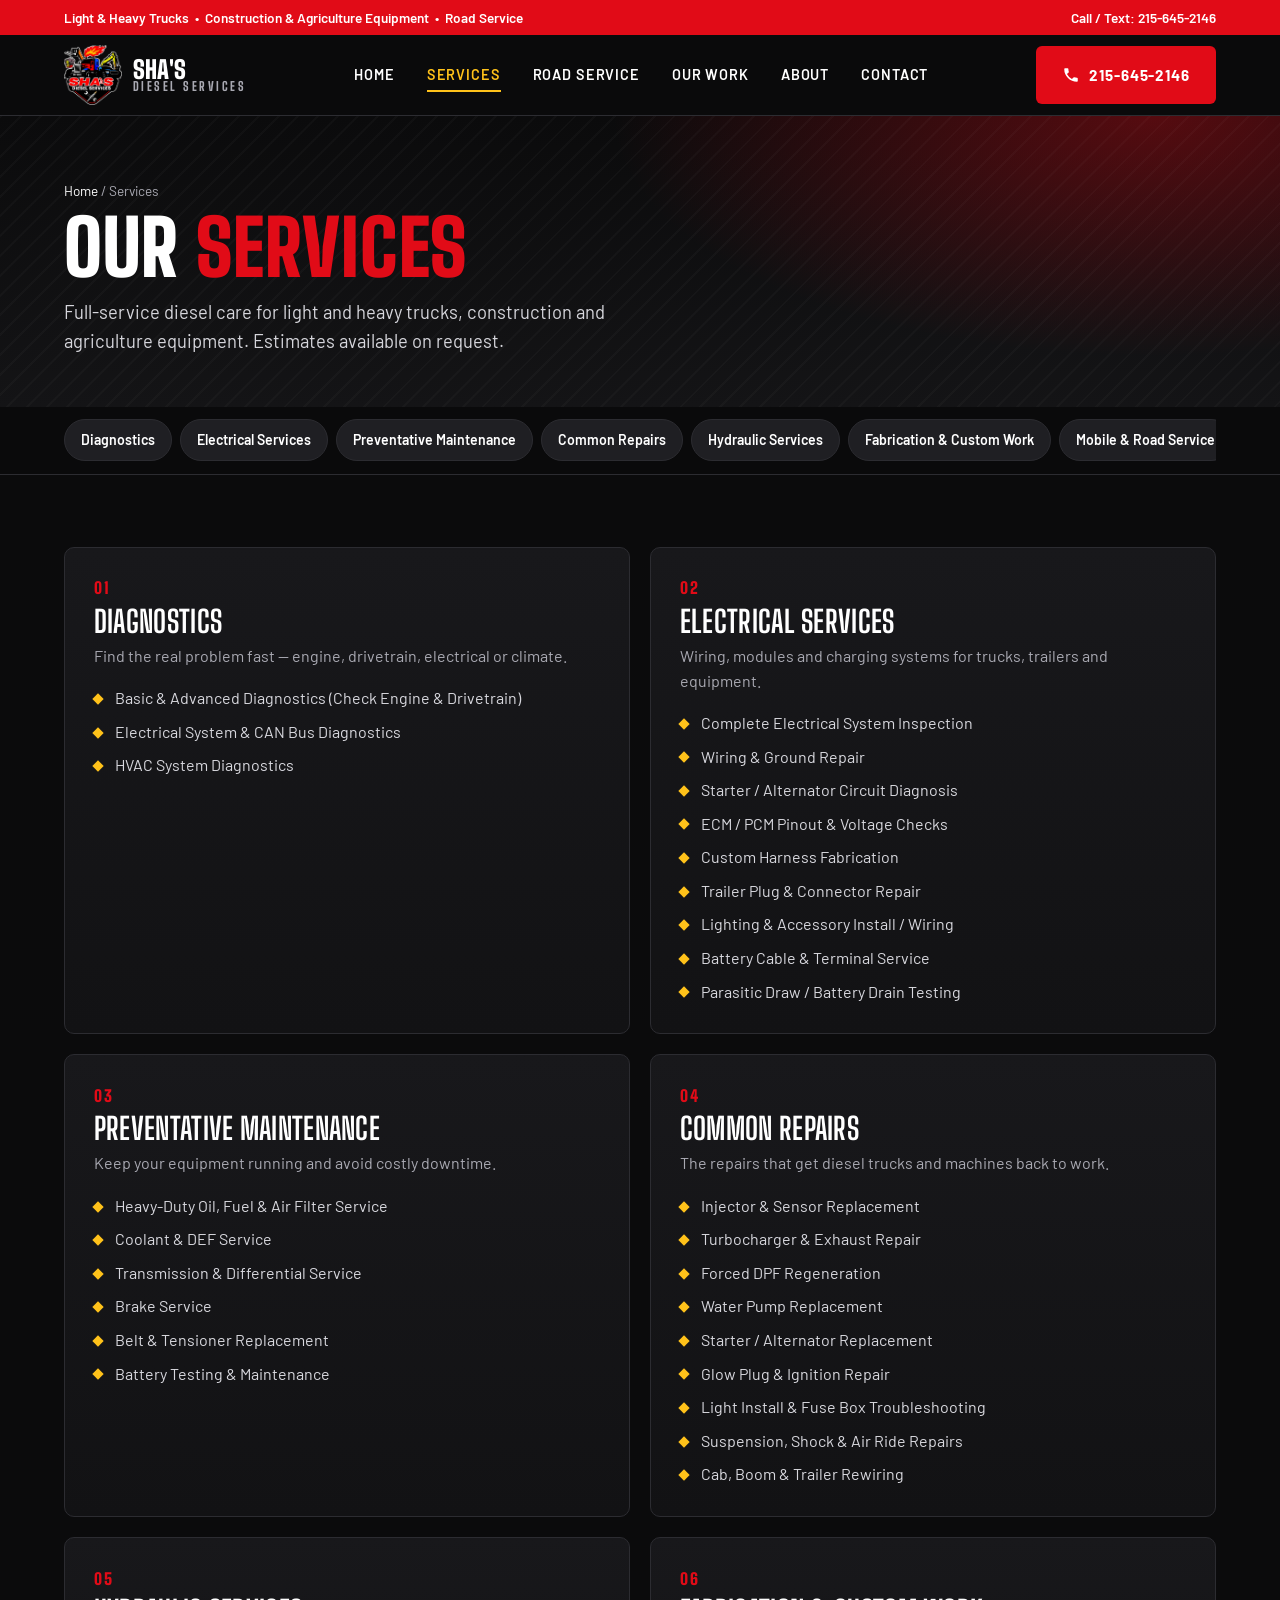
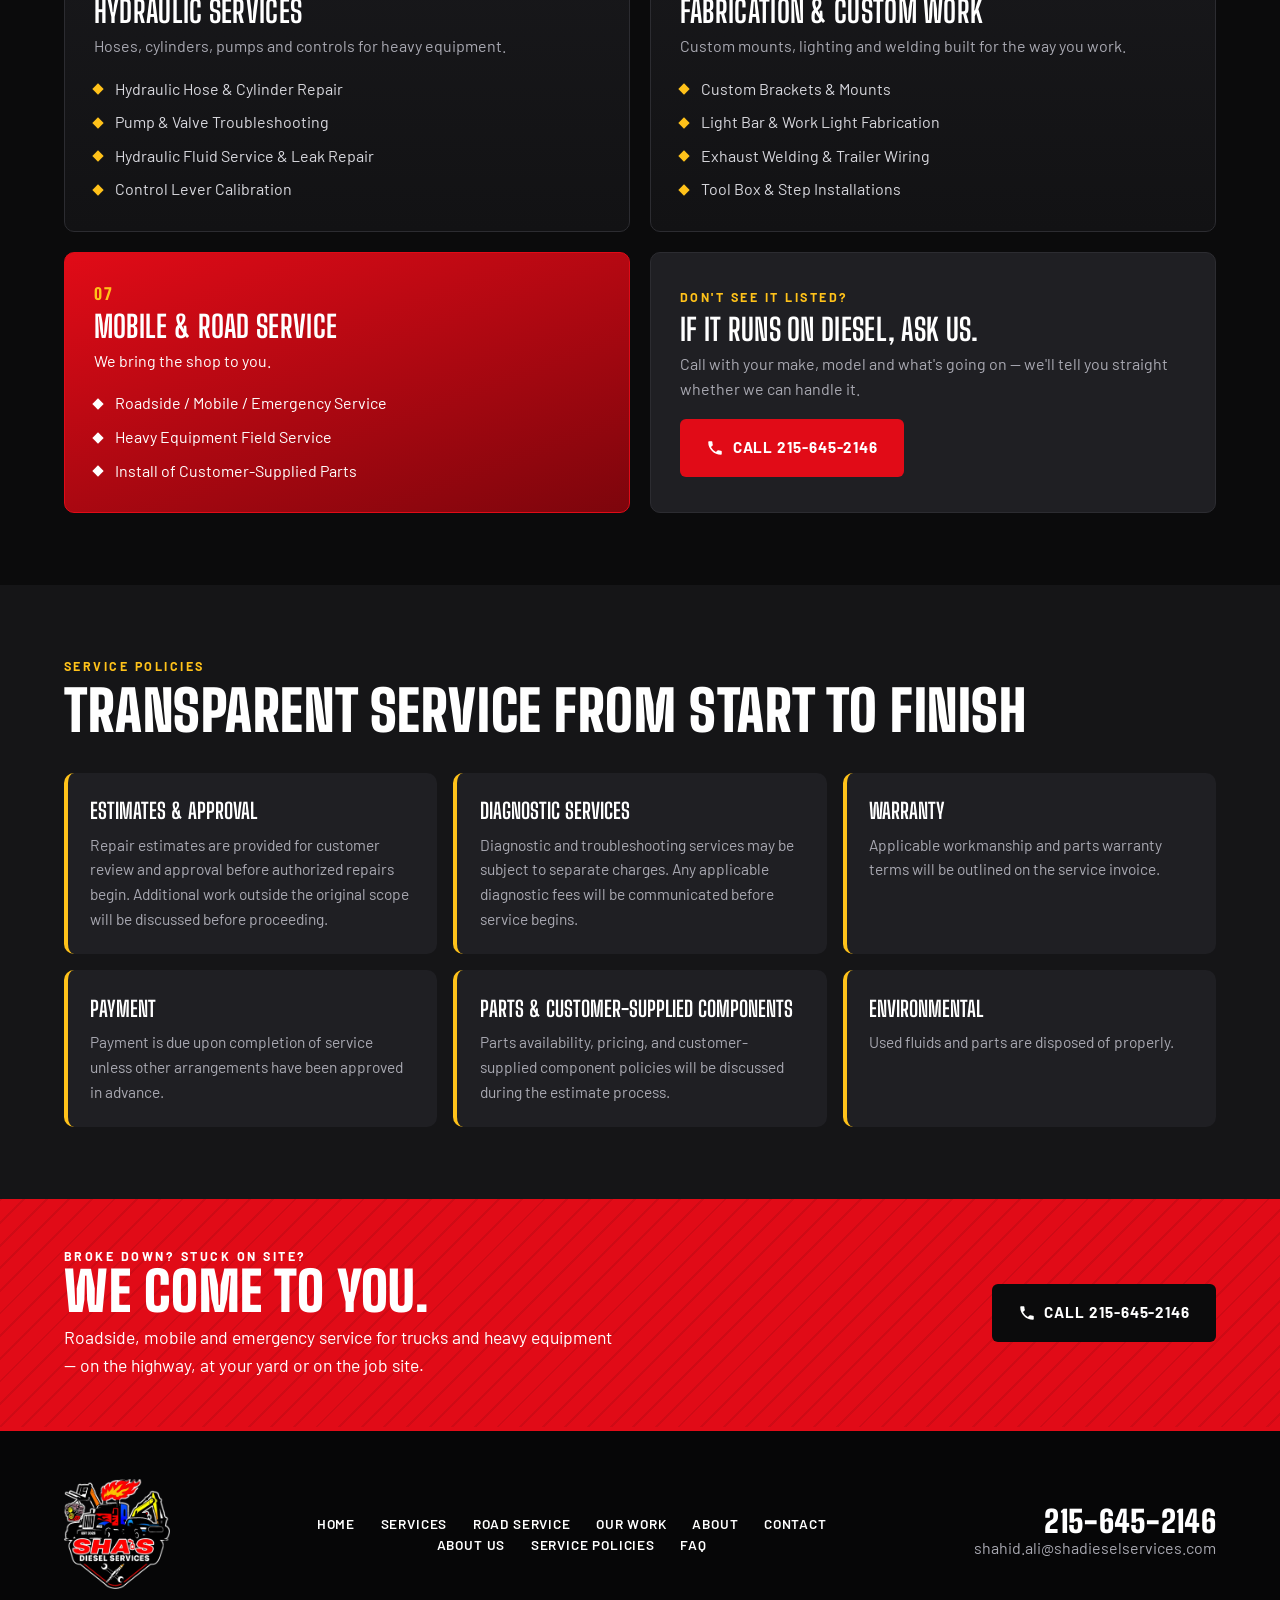
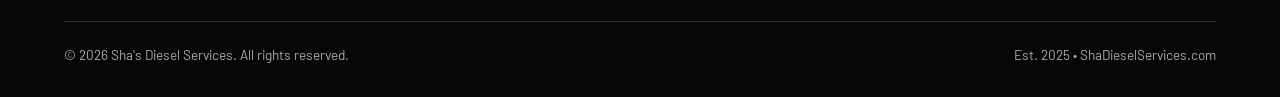
<file: services.html>
<!DOCTYPE html>
<html lang="en">
<head>
<meta charset="utf-8">
<meta name="viewport" content="width=device-width, initial-scale=1, viewport-fit=cover">
<title>Services | Sha's Diesel Services</title>
<meta name="description" content="Diagnostics, electrical, preventative maintenance, repairs, hydraulic, fabrication and mobile service for diesel trucks and heavy equipment.">
<meta name="theme-color" content="#0b0b0c">
<link rel="icon" href="fav.png">
<link rel="apple-touch-icon" href="fav.png">
<link rel="preconnect" href="https://fonts.googleapis.com">
<link rel="preconnect" href="https://fonts.gstatic.com" crossorigin>
<link href="https://fonts.googleapis.com/css2?family=Big+Shoulders+Display:wght@700;800;900&family=Barlow:wght@400;500;600;700&display=swap" rel="stylesheet">
<link rel="stylesheet" href="styles.css?v=202611270832">
</head>
<body>

<div class="topbar"><div class="wrap">
  <span>Light &amp; Heavy Trucks &nbsp;&bull;&nbsp; Construction &amp; Agriculture Equipment &nbsp;&bull;&nbsp; Road Service</span>
  <span>Call / Text: 215-645-2146</span>
</div></div>

<header><div class="wrap">
  <a href="index.html" class="brand">
    <img src="logo.webp" alt="Sha's Diesel Services logo">
    <b>Sha's<small>Diesel Services</small></b>
  </a>
  <nav><ul class="nav-links"><li><a href="index.html">Home</a></li><li><a href="services.html" class="active">Services</a></li><li><a href="road-service.html">Road Service</a></li><li><a href="work.html">Our Work</a></li><li><a href="about.html">About</a></li><li><a href="contact.html">Contact</a></li></ul></nav>
  <div class="hdr-right">
    <a class="btn btn-red hdr-call" href="tel:+12156452146" aria-label="Call 215-645-2146"><svg viewBox="0 0 24 24" fill="currentColor"><path d="M6.6 10.8a15.1 15.1 0 0 0 6.6 6.6l2.2-2.2c.3-.3.7-.4 1-.2 1.1.4 2.3.6 3.6.6.6 0 1 .4 1 1V20c0 .6-.4 1-1 1A17 17 0 0 1 3 4c0-.6.4-1 1-1h3.5c.6 0 1 .4 1 1 0 1.3.2 2.5.6 3.6.1.3 0 .7-.2 1l-2.3 2.2Z"/></svg><span>215-645-2146</span></a>
    <button class="menu-btn" data-open-menu aria-label="Open menu"><svg viewBox="0 0 24 24" fill="none" stroke="currentColor" stroke-width="2.4" stroke-linecap="round"><path d="M4 7h16M4 12h16M4 17h16"/></svg></button>
  </div>
</div></header>

<div class="mnav" id="mnav" aria-hidden="true">
  <div class="mnav-top">
    <img src="logo.webp" alt="Sha's Diesel Services">
    <button class="menu-btn" style="display:inline-flex" data-close-menu aria-label="Close menu"><svg viewBox="0 0 24 24" fill="none" stroke="currentColor" stroke-width="2.4" stroke-linecap="round"><path d="M6 6l12 12M18 6L6 18"/></svg></button>
  </div>
  <ul><li><a href="index.html">Home<span>&rarr;</span></a></li><li><a href="services.html" class="active">Services<span>&rarr;</span></a></li><li><a href="road-service.html">Road Service<span>&rarr;</span></a></li><li><a href="work.html">Our Work<span>&rarr;</span></a></li><li><a href="about.html">About<span>&rarr;</span></a></li><li><a href="contact.html">Contact<span>&rarr;</span></a></li></ul>
  <a class="btn btn-red" href="tel:+12156452146"><svg viewBox="0 0 24 24" fill="currentColor"><path d="M6.6 10.8a15.1 15.1 0 0 0 6.6 6.6l2.2-2.2c.3-.3.7-.4 1-.2 1.1.4 2.3.6 3.6.6.6 0 1 .4 1 1V20c0 .6-.4 1-1 1A17 17 0 0 1 3 4c0-.6.4-1 1-1h3.5c.6 0 1 .4 1 1 0 1.3.2 2.5.6 3.6.1.3 0 .7-.2 1l-2.3 2.2Z"/></svg> Call 215-645-2146</a>
  <a class="btn btn-ghost" href="contact.html">Request Service</a>
</div>

<main>

<section class="page-hero"><div class="wrap">
  <div class="crumbs"><a href="index.html">Home</a> / Services</div>
  <h1>Our <em>Services</em></h1>
  <p>Full-service diesel care for light and heavy trucks, construction and agriculture equipment. Estimates available on request.</p>
</div></section>
<div class="chips"><div class="wrap"><a href="#diagnostics">Diagnostics</a><a href="#electrical">Electrical Services</a><a href="#maintenance">Preventative Maintenance</a><a href="#repairs">Common Repairs</a><a href="#hydraulic">Hydraulic Services</a><a href="#fabrication">Fabrication &amp; Custom Work</a><a href="#mobile">Mobile &amp; Road Service</a></div></div>

<section class="block"><div class="wrap">
  <div class="svc-grid"><div class="svc" id="diagnostics"><div class="num">01</div><h3>Diagnostics</h3><p class="intro">Find the real problem fast &mdash; engine, drivetrain, electrical or climate.</p><ul><li>Basic &amp; Advanced Diagnostics (Check Engine &amp; Drivetrain)</li><li>Electrical System &amp; CAN Bus Diagnostics</li><li>HVAC System Diagnostics</li></ul></div><div class="svc" id="electrical"><div class="num">02</div><h3>Electrical Services</h3><p class="intro">Wiring, modules and charging systems for trucks, trailers and equipment.</p><ul><li>Complete Electrical System Inspection</li><li>Wiring &amp; Ground Repair</li><li>Starter / Alternator Circuit Diagnosis</li><li>ECM / PCM Pinout &amp; Voltage Checks</li><li>Custom Harness Fabrication</li><li>Trailer Plug &amp; Connector Repair</li><li>Lighting &amp; Accessory Install / Wiring</li><li>Battery Cable &amp; Terminal Service</li><li>Parasitic Draw / Battery Drain Testing</li></ul></div><div class="svc" id="maintenance"><div class="num">03</div><h3>Preventative Maintenance</h3><p class="intro">Keep your equipment running and avoid costly downtime.</p><ul><li>Heavy-Duty Oil, Fuel &amp; Air Filter Service</li><li>Coolant &amp; DEF Service</li><li>Transmission &amp; Differential Service</li><li>Brake Service</li><li>Belt &amp; Tensioner Replacement</li><li>Battery Testing &amp; Maintenance</li></ul></div><div class="svc" id="repairs"><div class="num">04</div><h3>Common Repairs</h3><p class="intro">The repairs that get diesel trucks and machines back to work.</p><ul><li>Injector &amp; Sensor Replacement</li><li>Turbocharger &amp; Exhaust Repair</li><li>Forced DPF Regeneration</li><li>Water Pump Replacement</li><li>Starter / Alternator Replacement</li><li>Glow Plug &amp; Ignition Repair</li><li>Light Install &amp; Fuse Box Troubleshooting</li><li>Suspension, Shock &amp; Air Ride Repairs</li><li>Cab, Boom &amp; Trailer Rewiring</li></ul></div><div class="svc" id="hydraulic"><div class="num">05</div><h3>Hydraulic Services</h3><p class="intro">Hoses, cylinders, pumps and controls for heavy equipment.</p><ul><li>Hydraulic Hose &amp; Cylinder Repair</li><li>Pump &amp; Valve Troubleshooting</li><li>Hydraulic Fluid Service &amp; Leak Repair</li><li>Control Lever Calibration</li></ul></div><div class="svc" id="fabrication"><div class="num">06</div><h3>Fabrication &amp; Custom Work</h3><p class="intro">Custom mounts, lighting and welding built for the way you work.</p><ul><li>Custom Brackets &amp; Mounts</li><li>Light Bar &amp; Work Light Fabrication</li><li>Exhaust Welding &amp; Trailer Wiring</li><li>Tool Box &amp; Step Installations</li></ul></div><div class="svc feature" id="mobile"><div class="num">07</div><h3>Mobile &amp; Road Service</h3><p class="intro">We bring the shop to you.</p><ul><li>Roadside / Mobile / Emergency Service</li><li>Heavy Equipment Field Service</li><li>Install of Customer-Supplied Parts</li></ul></div><div class="svc" style="display:flex;flex-direction:column;justify-content:center;background:var(--steel)"><div class="eyebrow">Don't see it listed?</div><h3 style="margin-top:.5rem">If it runs on diesel, ask us.</h3><p class="intro">Call with your make, model and what's going on &mdash; we'll tell you straight whether we can handle it.</p><div><a class="btn btn-red" href="tel:+12156452146"><svg viewBox="0 0 24 24" fill="currentColor"><path d="M6.6 10.8a15.1 15.1 0 0 0 6.6 6.6l2.2-2.2c.3-.3.7-.4 1-.2 1.1.4 2.3.6 3.6.6.6 0 1 .4 1 1V20c0 .6-.4 1-1 1A17 17 0 0 1 3 4c0-.6.4-1 1-1h3.5c.6 0 1 .4 1 1 0 1.3.2 2.5.6 3.6.1.3 0 .7-.2 1l-2.3 2.2Z"/></svg> Call 215-645-2146</a></div></div></div>
</div></section>

<section class="block bg-char" id="policies"><div class="wrap">
  <div class="sec-head"><div><div class="eyebrow">Service Policies</div><h2>Transparent service from start to finish</h2></div></div>
  <div class="pol-grid pol-6">
    <div class="pol"><b>Estimates &amp; Approval</b><span>Repair estimates are provided for customer review and approval before authorized repairs begin. Additional work outside the original scope will be discussed before proceeding.</span></div>
    <div class="pol"><b>Diagnostic Services</b><span>Diagnostic and troubleshooting services may be subject to separate charges. Any applicable diagnostic fees will be communicated before service begins.</span></div>
    <div class="pol"><b>Warranty</b><span>Applicable workmanship and parts warranty terms will be outlined on the service invoice.</span></div>
    <div class="pol"><b>Payment</b><span>Payment is due upon completion of service unless other arrangements have been approved in advance.</span></div>
    <div class="pol"><b>Parts &amp; Customer-Supplied Components</b><span>Parts availability, pricing, and customer-supplied component policies will be discussed during the estimate process.</span></div>
    <div class="pol"><b>Environmental</b><span>Used fluids and parts are disposed of properly.</span></div>
  </div>
</div></section>

<section class="road"><div class="wrap">
  <div>
    <div class="eyebrow" style="color:#fff">Broke down? Stuck on site?</div>
    <h2>We come to you.</h2>
    <p>Roadside, mobile and emergency service for trucks and heavy equipment &mdash; on the highway, at your yard or on the job site.</p>
  </div>
  <a class="btn btn-dark" href="tel:+12156452146"><svg viewBox="0 0 24 24" fill="currentColor"><path d="M6.6 10.8a15.1 15.1 0 0 0 6.6 6.6l2.2-2.2c.3-.3.7-.4 1-.2 1.1.4 2.3.6 3.6.6.6 0 1 .4 1 1V20c0 .6-.4 1-1 1A17 17 0 0 1 3 4c0-.6.4-1 1-1h3.5c.6 0 1 .4 1 1 0 1.3.2 2.5.6 3.6.1.3 0 .7-.2 1l-2.3 2.2Z"/></svg> Call 215-645-2146</a>
</div></section>

</main>

<footer><div class="wrap">
  <div class="foot">
    <a href="index.html"><img src="logo.webp" alt="Sha's Diesel Services"></a>
    <div><ul><li><a href="index.html">Home</a></li><li><a href="services.html">Services</a></li><li><a href="road-service.html">Road Service</a></li><li><a href="work.html">Our Work</a></li><li><a href="about.html">About</a></li><li><a href="contact.html">Contact</a></li></ul><ul class="foot-sub"><li><a href="about.html">About Us</a></li><li><a href="services.html#policies">Service Policies</a></li><li><a href="contact.html#faq">FAQ</a></li></ul></div>
    <div class="foot-contact">
      <a class="display" href="tel:+12156452146">215-645-2146</a>
      <a href="mailto:shahid.ali@shadieselservices.com"><span>shahid.ali@shadieselservices.com</span></a>
    </div>
  </div>
  <div class="copy">
    <span>&copy; <span class="yr">2026</span> Sha's Diesel Services. All rights reserved.</span>
    <span>Est. 2025 &bull; ShaDieselServices.com</span>
  </div>
</div></footer>

<div class="lightbox" id="lightbox" aria-hidden="true">
  <button class="lb-close" aria-label="Close">&times;</button>
  <div class="lb-stage"><button class="lb-nav lb-prev" aria-label="Previous photo">&lsaquo;</button><img alt=""><button class="lb-nav lb-next" aria-label="Next photo">&rsaquo;</button></div>
  <div class="lb-count"></div>
  <div class="lb-cap"><b></b><span></span></div>
</div>

<div class="callbar">
  <a href="tel:+12156452146"><svg viewBox="0 0 24 24" fill="currentColor"><path d="M6.6 10.8a15.1 15.1 0 0 0 6.6 6.6l2.2-2.2c.3-.3.7-.4 1-.2 1.1.4 2.3.6 3.6.6.6 0 1 .4 1 1V20c0 .6-.4 1-1 1A17 17 0 0 1 3 4c0-.6.4-1 1-1h3.5c.6 0 1 .4 1 1 0 1.3.2 2.5.6 3.6.1.3 0 .7-.2 1l-2.3 2.2Z"/></svg> Call Now</a>
  <a href="contact.html">Request Service</a>
</div>

<script src="site.js?v=202611270832"></script>
</body>
</html>
</file>
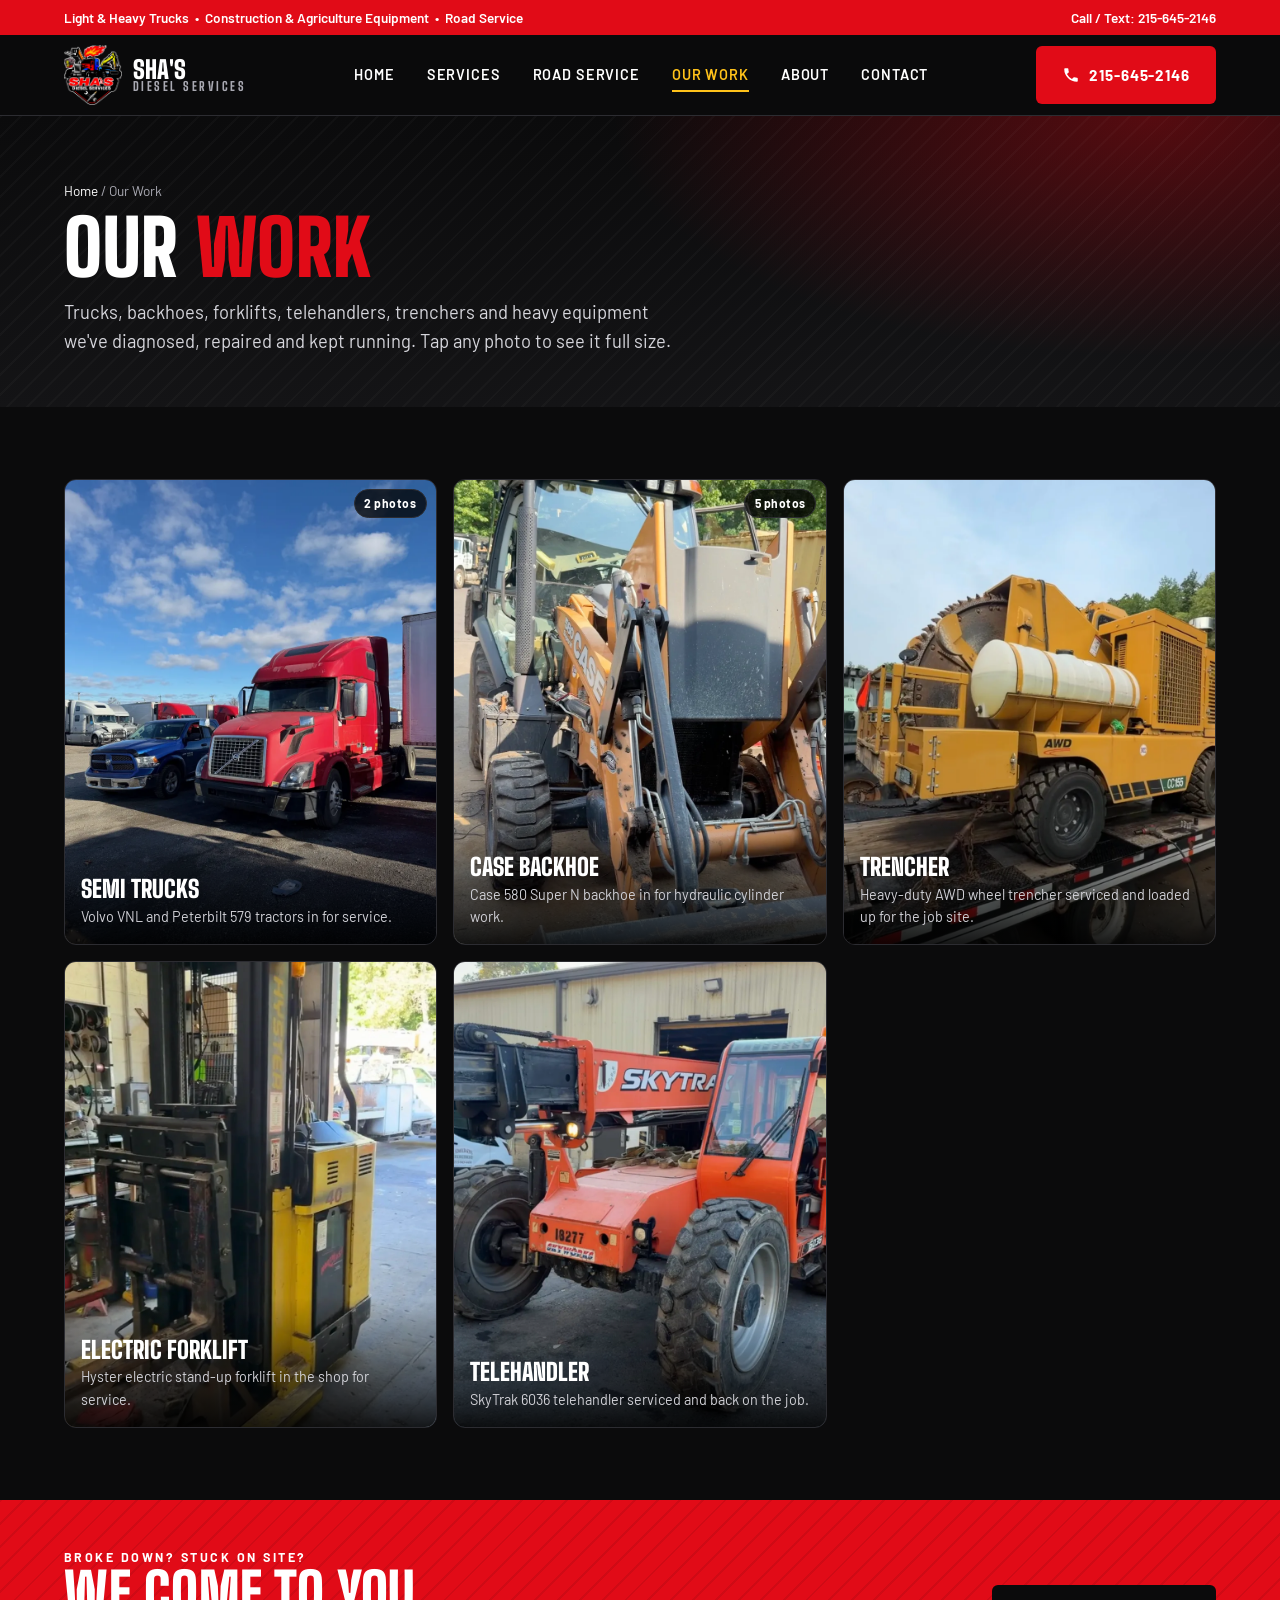
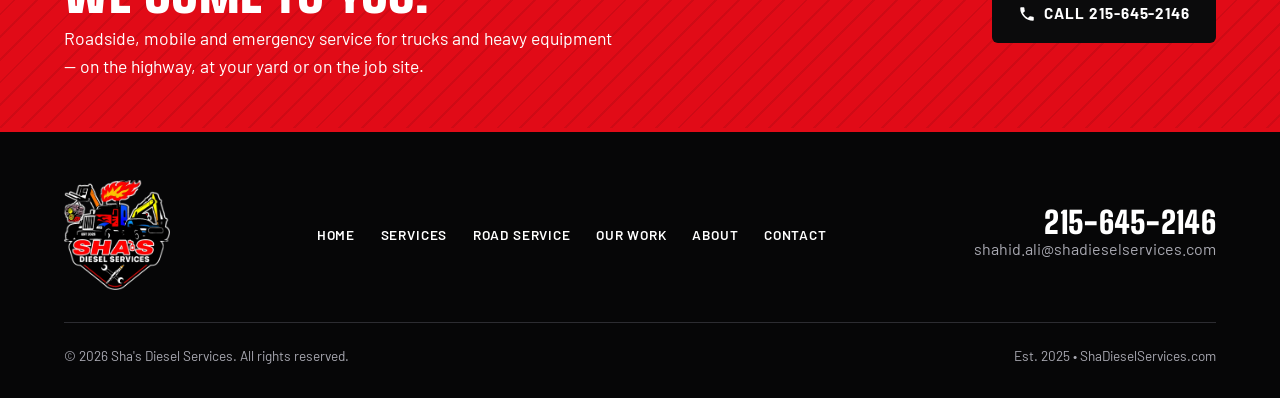
<file: work (1).html>
<!DOCTYPE html>
<html lang="en">
<head>
<meta charset="utf-8">
<meta name="viewport" content="width=device-width, initial-scale=1, viewport-fit=cover">
<title>Our Work | Sha's Diesel Services</title>
<meta name="description" content="Photos of trucks, forklifts, telehandlers and heavy equipment serviced by Sha's Diesel Services.">
<meta name="theme-color" content="#0b0b0c">
<link rel="icon" href="fav.png">
<link rel="apple-touch-icon" href="fav.png">
<link rel="preconnect" href="https://fonts.googleapis.com">
<link rel="preconnect" href="https://fonts.gstatic.com" crossorigin>
<link href="https://fonts.googleapis.com/css2?family=Big+Shoulders+Display:wght@700;800;900&family=Barlow:wght@400;500;600;700&display=swap" rel="stylesheet">
<link rel="stylesheet" href="styles.css">
</head>
<body>

<div class="topbar"><div class="wrap">
  <span>Light &amp; Heavy Trucks &nbsp;&bull;&nbsp; Construction &amp; Agriculture Equipment &nbsp;&bull;&nbsp; Road Service</span>
  <span>Call / Text: 215-645-2146</span>
</div></div>

<header><div class="wrap">
  <a href="index.html" class="brand">
    <img src="logo.webp" alt="Sha's Diesel Services logo">
    <b>Sha's<small>Diesel Services</small></b>
  </a>
  <nav><ul class="nav-links"><li><a href="index.html">Home</a></li><li><a href="services.html">Services</a></li><li><a href="road-service.html">Road Service</a></li><li><a href="work.html" class="active">Our Work</a></li><li><a href="about.html">About</a></li><li><a href="contact.html">Contact</a></li></ul></nav>
  <div class="hdr-right">
    <a class="btn btn-red hdr-call" href="tel:+12156452146" aria-label="Call 215-645-2146"><svg viewBox="0 0 24 24" fill="currentColor"><path d="M6.6 10.8a15.1 15.1 0 0 0 6.6 6.6l2.2-2.2c.3-.3.7-.4 1-.2 1.1.4 2.3.6 3.6.6.6 0 1 .4 1 1V20c0 .6-.4 1-1 1A17 17 0 0 1 3 4c0-.6.4-1 1-1h3.5c.6 0 1 .4 1 1 0 1.3.2 2.5.6 3.6.1.3 0 .7-.2 1l-2.3 2.2Z"/></svg><span>215-645-2146</span></a>
    <button class="menu-btn" data-open-menu aria-label="Open menu"><svg viewBox="0 0 24 24" fill="none" stroke="currentColor" stroke-width="2.4" stroke-linecap="round"><path d="M4 7h16M4 12h16M4 17h16"/></svg></button>
  </div>
</div></header>

<div class="mnav" id="mnav" aria-hidden="true">
  <div class="mnav-top">
    <img src="logo.webp" alt="Sha's Diesel Services">
    <button class="menu-btn" style="display:inline-flex" data-close-menu aria-label="Close menu"><svg viewBox="0 0 24 24" fill="none" stroke="currentColor" stroke-width="2.4" stroke-linecap="round"><path d="M6 6l12 12M18 6L6 18"/></svg></button>
  </div>
  <ul><li><a href="index.html">Home<span>&rarr;</span></a></li><li><a href="services.html">Services<span>&rarr;</span></a></li><li><a href="road-service.html">Road Service<span>&rarr;</span></a></li><li><a href="work.html" class="active">Our Work<span>&rarr;</span></a></li><li><a href="about.html">About<span>&rarr;</span></a></li><li><a href="contact.html">Contact<span>&rarr;</span></a></li></ul>
  <a class="btn btn-red" href="tel:+12156452146"><svg viewBox="0 0 24 24" fill="currentColor"><path d="M6.6 10.8a15.1 15.1 0 0 0 6.6 6.6l2.2-2.2c.3-.3.7-.4 1-.2 1.1.4 2.3.6 3.6.6.6 0 1 .4 1 1V20c0 .6-.4 1-1 1A17 17 0 0 1 3 4c0-.6.4-1 1-1h3.5c.6 0 1 .4 1 1 0 1.3.2 2.5.6 3.6.1.3 0 .7-.2 1l-2.3 2.2Z"/></svg> Call 215-645-2146</a>
  <a class="btn btn-ghost" href="contact.html">Request Service</a>
</div>

<main>

<section class="page-hero"><div class="wrap">
  <div class="crumbs"><a href="index.html">Home</a> / Our Work</div>
  <h1>Our <em>Work</em></h1>
  <p>Trucks, backhoes, forklifts, telehandlers, trenchers and heavy equipment we've diagnosed, repaired and kept running. Tap any photo to see it full size.</p>
</div></section>
<section class="block"><div class="wrap">
  <div class="gallery"><button class="gcard" data-imgs="work-semi-1.webp,work-semi-2.webp" data-title="Semi Trucks" data-cap="Volvo VNL and Peterbilt 579 tractors in for service."><img src="work-semi-1.webp" alt="Semi Trucks - Sha's Diesel Services" loading="lazy"><span class="gcount">2 photos</span><span class="gcap"><b>Semi Trucks</b><small>Volvo VNL and Peterbilt 579 tractors in for service.</small></span></button><button class="gcard" data-imgs="work-backhoe-case-1.webp,work-backhoe-case-2.webp,work-backhoe-case-3.webp,work-backhoe-case-4.webp,work-backhoe-case-5.webp" data-title="Case Backhoe" data-cap="Case 580 Super N backhoe in for hydraulic cylinder work."><img src="work-backhoe-case-1.webp" alt="Case Backhoe - Sha's Diesel Services" loading="lazy"><span class="gcount">5 photos</span><span class="gcap"><b>Case Backhoe</b><small>Case 580 Super N backhoe in for hydraulic cylinder work.</small></span></button><button class="gcard" data-imgs="work-trencher.webp" data-title="Trencher" data-cap="Heavy-duty AWD wheel trencher serviced and loaded up for the job site."><img src="work-trencher.webp" alt="Trencher - Sha's Diesel Services" loading="lazy"><span class="gcap"><b>Trencher</b><small>Heavy-duty AWD wheel trencher serviced and loaded up for the job site.</small></span></button><button class="gcard" data-imgs="work-forklift-hyster.webp" data-title="Electric Forklift" data-cap="Hyster electric stand-up forklift in the shop for service."><img src="work-forklift-hyster.webp" alt="Electric Forklift - Sha's Diesel Services" loading="lazy"><span class="gcap"><b>Electric Forklift</b><small>Hyster electric stand-up forklift in the shop for service.</small></span></button><button class="gcard" data-imgs="work-telehandler-skytrak.webp" data-title="Telehandler" data-cap="SkyTrak 6036 telehandler serviced and back on the job."><img src="work-telehandler-skytrak.webp" alt="Telehandler - Sha's Diesel Services" loading="lazy"><span class="gcap"><b>Telehandler</b><small>SkyTrak 6036 telehandler serviced and back on the job.</small></span></button></div>
</div></section>
<section class="road"><div class="wrap">
  <div>
    <div class="eyebrow" style="color:#fff">Broke down? Stuck on site?</div>
    <h2>We come to you.</h2>
    <p>Roadside, mobile and emergency service for trucks and heavy equipment &mdash; on the highway, at your yard or on the job site.</p>
  </div>
  <a class="btn btn-dark" href="tel:+12156452146"><svg viewBox="0 0 24 24" fill="currentColor"><path d="M6.6 10.8a15.1 15.1 0 0 0 6.6 6.6l2.2-2.2c.3-.3.7-.4 1-.2 1.1.4 2.3.6 3.6.6.6 0 1 .4 1 1V20c0 .6-.4 1-1 1A17 17 0 0 1 3 4c0-.6.4-1 1-1h3.5c.6 0 1 .4 1 1 0 1.3.2 2.5.6 3.6.1.3 0 .7-.2 1l-2.3 2.2Z"/></svg> Call 215-645-2146</a>
</div></section>

</main>

<footer><div class="wrap">
  <div class="foot">
    <a href="index.html"><img src="logo.webp" alt="Sha's Diesel Services"></a>
    <ul><li><a href="index.html">Home</a></li><li><a href="services.html">Services</a></li><li><a href="road-service.html">Road Service</a></li><li><a href="work.html">Our Work</a></li><li><a href="about.html">About</a></li><li><a href="contact.html">Contact</a></li></ul>
    <div class="foot-contact">
      <a class="display" href="tel:+12156452146">215-645-2146</a>
      <a href="mailto:shahid.ali@shadieselservices.com"><span>shahid.ali@shadieselservices.com</span></a>
    </div>
  </div>
  <div class="copy">
    <span>&copy; <span class="yr">2026</span> Sha's Diesel Services. All rights reserved.</span>
    <span>Est. 2025 &bull; ShaDieselServices.com</span>
  </div>
</div></footer>

<div class="lightbox" id="lightbox" aria-hidden="true">
  <button class="lb-close" aria-label="Close">&times;</button>
  <div class="lb-stage"><button class="lb-nav lb-prev" aria-label="Previous photo">&lsaquo;</button><img alt=""><button class="lb-nav lb-next" aria-label="Next photo">&rsaquo;</button></div>
  <div class="lb-count"></div>
  <div class="lb-cap"><b></b><span></span></div>
</div>

<div class="callbar">
  <a href="tel:+12156452146"><svg viewBox="0 0 24 24" fill="currentColor"><path d="M6.6 10.8a15.1 15.1 0 0 0 6.6 6.6l2.2-2.2c.3-.3.7-.4 1-.2 1.1.4 2.3.6 3.6.6.6 0 1 .4 1 1V20c0 .6-.4 1-1 1A17 17 0 0 1 3 4c0-.6.4-1 1-1h3.5c.6 0 1 .4 1 1 0 1.3.2 2.5.6 3.6.1.3 0 .7-.2 1l-2.3 2.2Z"/></svg> Call Now</a>
  <a href="contact.html">Request Service</a>
</div>

<script src="site.js"></script>
</body>
</html>
</file>
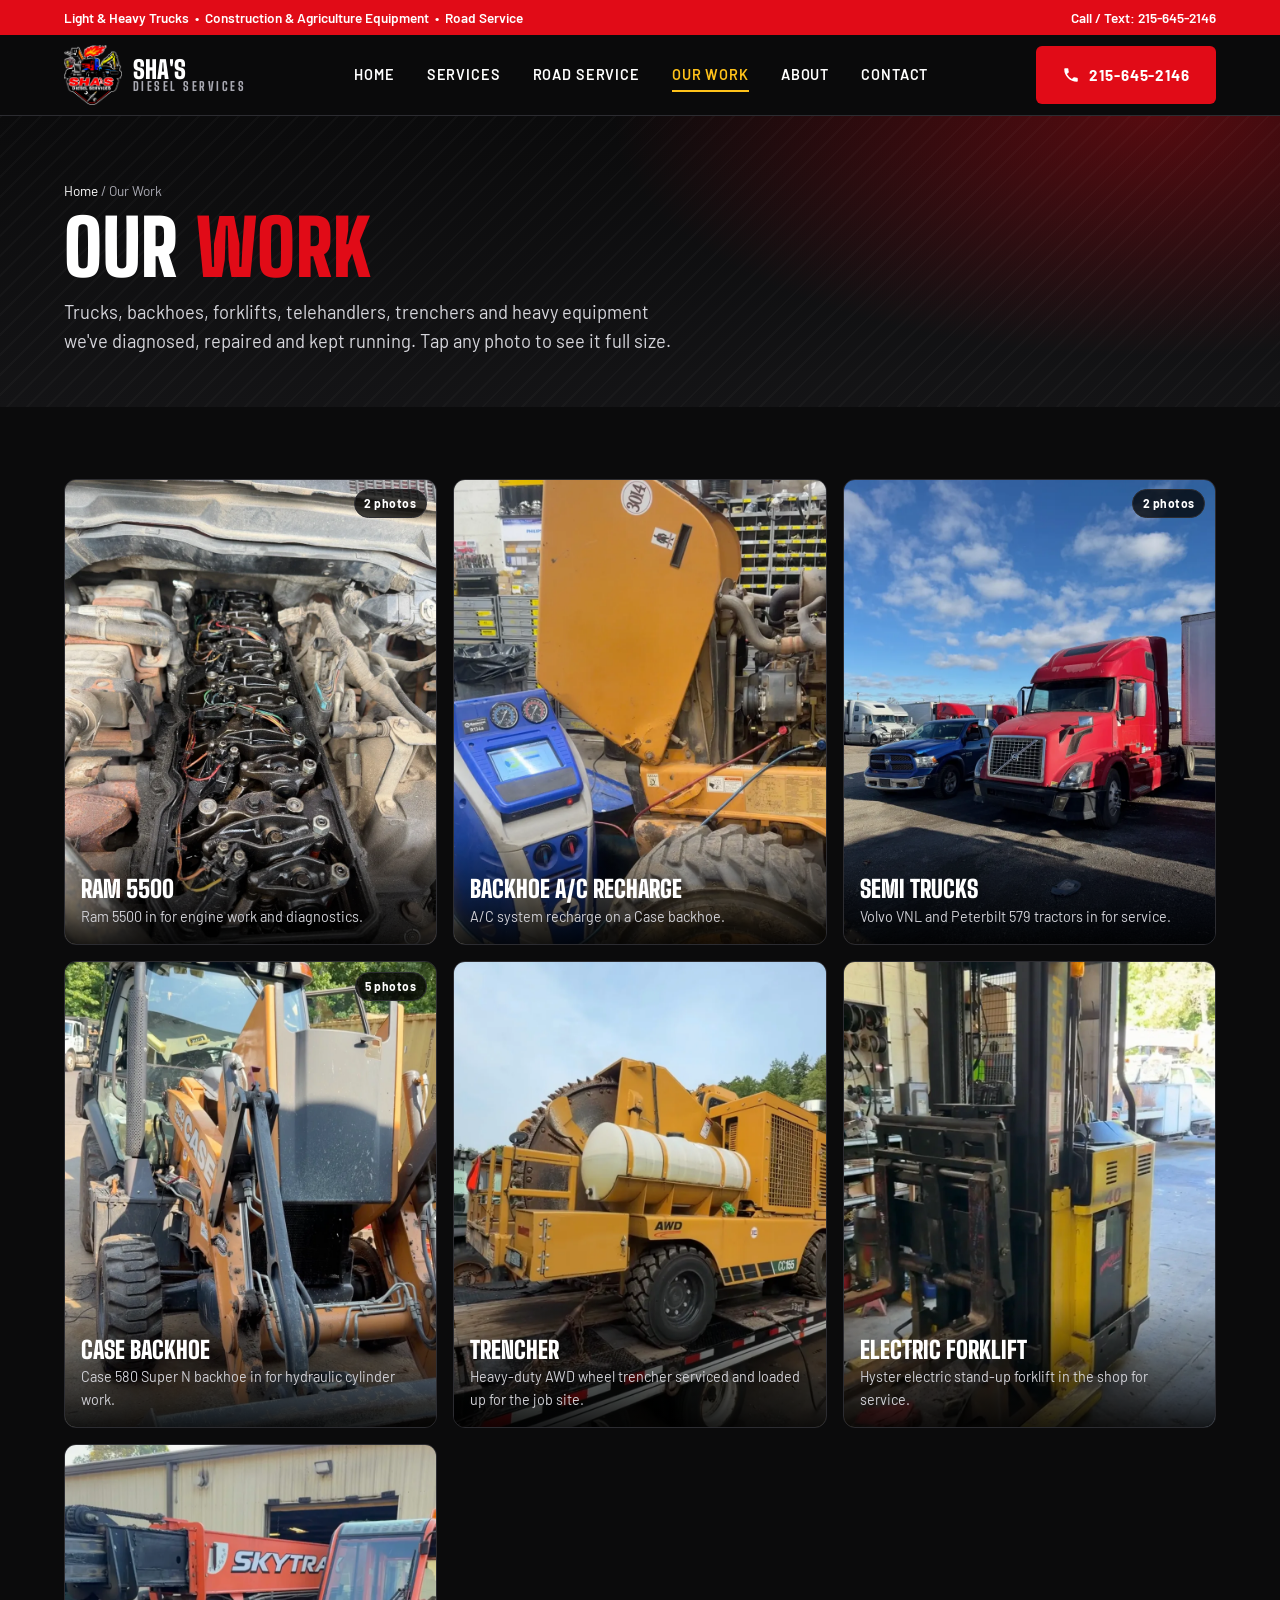
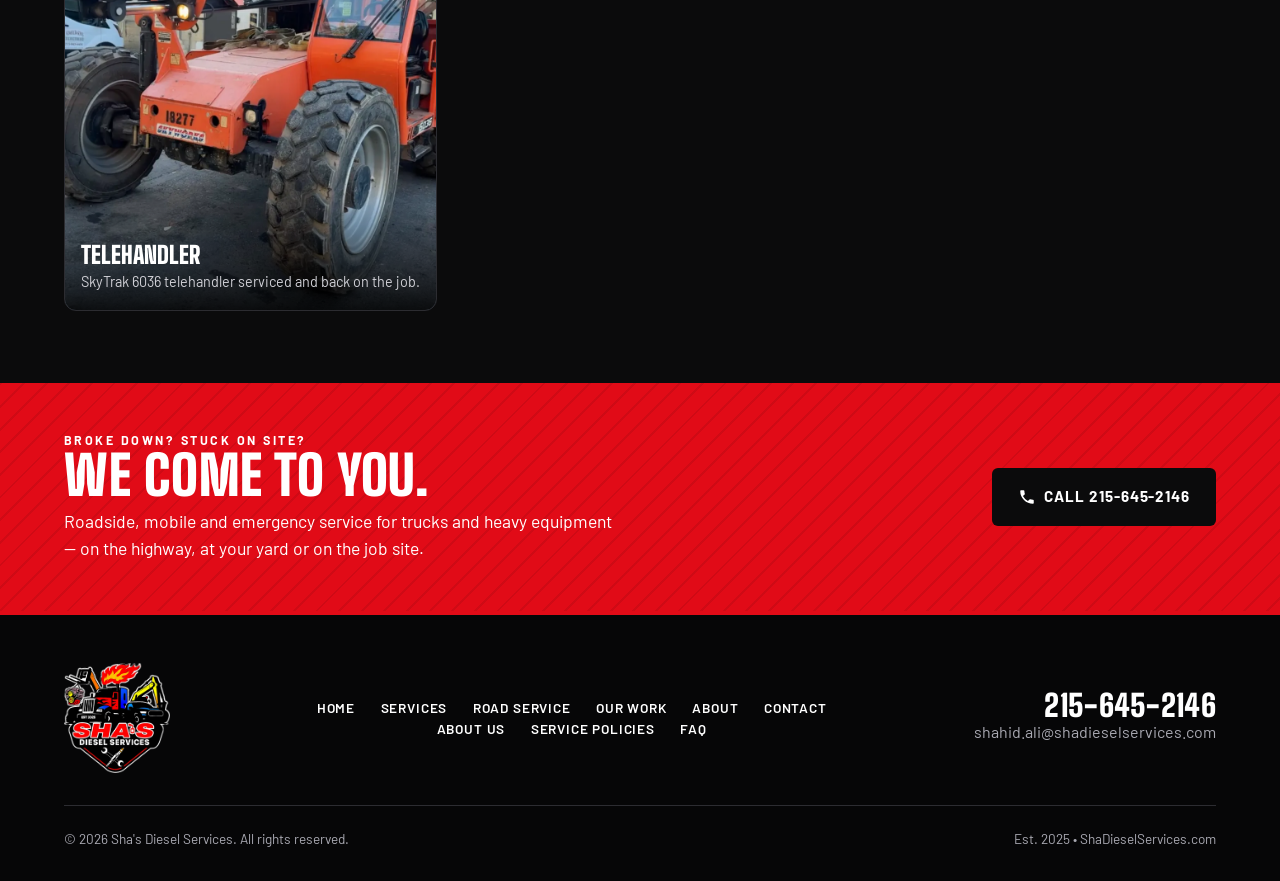
<file: work.html>
<!DOCTYPE html>
<html lang="en">
<head>
<meta charset="utf-8">
<meta name="viewport" content="width=device-width, initial-scale=1, viewport-fit=cover">
<title>Our Work | Sha's Diesel Services</title>
<meta name="description" content="Photos of trucks, forklifts, telehandlers and heavy equipment serviced by Sha's Diesel Services.">
<meta name="theme-color" content="#0b0b0c">
<link rel="icon" href="fav.png">
<link rel="apple-touch-icon" href="fav.png">
<link rel="preconnect" href="https://fonts.googleapis.com">
<link rel="preconnect" href="https://fonts.gstatic.com" crossorigin>
<link href="https://fonts.googleapis.com/css2?family=Big+Shoulders+Display:wght@700;800;900&family=Barlow:wght@400;500;600;700&display=swap" rel="stylesheet">
<link rel="stylesheet" href="styles.css?v=202611270832">
</head>
<body>

<div class="topbar"><div class="wrap">
  <span>Light &amp; Heavy Trucks &nbsp;&bull;&nbsp; Construction &amp; Agriculture Equipment &nbsp;&bull;&nbsp; Road Service</span>
  <span>Call / Text: 215-645-2146</span>
</div></div>

<header><div class="wrap">
  <a href="index.html" class="brand">
    <img src="logo.webp" alt="Sha's Diesel Services logo">
    <b>Sha's<small>Diesel Services</small></b>
  </a>
  <nav><ul class="nav-links"><li><a href="index.html">Home</a></li><li><a href="services.html">Services</a></li><li><a href="road-service.html">Road Service</a></li><li><a href="work.html" class="active">Our Work</a></li><li><a href="about.html">About</a></li><li><a href="contact.html">Contact</a></li></ul></nav>
  <div class="hdr-right">
    <a class="btn btn-red hdr-call" href="tel:+12156452146" aria-label="Call 215-645-2146"><svg viewBox="0 0 24 24" fill="currentColor"><path d="M6.6 10.8a15.1 15.1 0 0 0 6.6 6.6l2.2-2.2c.3-.3.7-.4 1-.2 1.1.4 2.3.6 3.6.6.6 0 1 .4 1 1V20c0 .6-.4 1-1 1A17 17 0 0 1 3 4c0-.6.4-1 1-1h3.5c.6 0 1 .4 1 1 0 1.3.2 2.5.6 3.6.1.3 0 .7-.2 1l-2.3 2.2Z"/></svg><span>215-645-2146</span></a>
    <button class="menu-btn" data-open-menu aria-label="Open menu"><svg viewBox="0 0 24 24" fill="none" stroke="currentColor" stroke-width="2.4" stroke-linecap="round"><path d="M4 7h16M4 12h16M4 17h16"/></svg></button>
  </div>
</div></header>

<div class="mnav" id="mnav" aria-hidden="true">
  <div class="mnav-top">
    <img src="logo.webp" alt="Sha's Diesel Services">
    <button class="menu-btn" style="display:inline-flex" data-close-menu aria-label="Close menu"><svg viewBox="0 0 24 24" fill="none" stroke="currentColor" stroke-width="2.4" stroke-linecap="round"><path d="M6 6l12 12M18 6L6 18"/></svg></button>
  </div>
  <ul><li><a href="index.html">Home<span>&rarr;</span></a></li><li><a href="services.html">Services<span>&rarr;</span></a></li><li><a href="road-service.html">Road Service<span>&rarr;</span></a></li><li><a href="work.html" class="active">Our Work<span>&rarr;</span></a></li><li><a href="about.html">About<span>&rarr;</span></a></li><li><a href="contact.html">Contact<span>&rarr;</span></a></li></ul>
  <a class="btn btn-red" href="tel:+12156452146"><svg viewBox="0 0 24 24" fill="currentColor"><path d="M6.6 10.8a15.1 15.1 0 0 0 6.6 6.6l2.2-2.2c.3-.3.7-.4 1-.2 1.1.4 2.3.6 3.6.6.6 0 1 .4 1 1V20c0 .6-.4 1-1 1A17 17 0 0 1 3 4c0-.6.4-1 1-1h3.5c.6 0 1 .4 1 1 0 1.3.2 2.5.6 3.6.1.3 0 .7-.2 1l-2.3 2.2Z"/></svg> Call 215-645-2146</a>
  <a class="btn btn-ghost" href="contact.html">Request Service</a>
</div>

<main>

<section class="page-hero"><div class="wrap">
  <div class="crumbs"><a href="index.html">Home</a> / Our Work</div>
  <h1>Our <em>Work</em></h1>
  <p>Trucks, backhoes, forklifts, telehandlers, trenchers and heavy equipment we've diagnosed, repaired and kept running. Tap any photo to see it full size.</p>
</div></section>
<section class="block"><div class="wrap">
  <div class="gallery"><button class="gcard" data-imgs="work-ram5500-1.webp,work-ram5500-2.webp" data-title="Ram 5500" data-cap="Ram 5500 in for engine work and diagnostics."><img src="work-ram5500-1.webp" alt="Ram 5500 - Sha's Diesel Services" loading="lazy"><span class="gcount">2 photos</span><span class="gcap"><b>Ram 5500</b><small>Ram 5500 in for engine work and diagnostics.</small></span></button><button class="gcard" data-imgs="work-backhoe-ac.webp" data-title="Backhoe A/C Recharge" data-cap="A/C system recharge on a Case backhoe."><img src="work-backhoe-ac.webp" alt="Backhoe A/C Recharge - Sha's Diesel Services" loading="lazy"><span class="gcap"><b>Backhoe A/C Recharge</b><small>A/C system recharge on a Case backhoe.</small></span></button><button class="gcard" data-imgs="work-semi-1.webp,work-semi-2.webp" data-title="Semi Trucks" data-cap="Volvo VNL and Peterbilt 579 tractors in for service."><img src="work-semi-1.webp" alt="Semi Trucks - Sha's Diesel Services" loading="lazy"><span class="gcount">2 photos</span><span class="gcap"><b>Semi Trucks</b><small>Volvo VNL and Peterbilt 579 tractors in for service.</small></span></button><button class="gcard" data-imgs="work-backhoe-case-1.webp,work-backhoe-case-2.webp,work-backhoe-case-3.webp,work-backhoe-case-4.webp,work-backhoe-case-5.webp" data-title="Case Backhoe" data-cap="Case 580 Super N backhoe in for hydraulic cylinder work."><img src="work-backhoe-case-1.webp" alt="Case Backhoe - Sha's Diesel Services" loading="lazy"><span class="gcount">5 photos</span><span class="gcap"><b>Case Backhoe</b><small>Case 580 Super N backhoe in for hydraulic cylinder work.</small></span></button><button class="gcard" data-imgs="work-trencher.webp" data-title="Trencher" data-cap="Heavy-duty AWD wheel trencher serviced and loaded up for the job site."><img src="work-trencher.webp" alt="Trencher - Sha's Diesel Services" loading="lazy"><span class="gcap"><b>Trencher</b><small>Heavy-duty AWD wheel trencher serviced and loaded up for the job site.</small></span></button><button class="gcard" data-imgs="work-forklift-hyster.webp" data-title="Electric Forklift" data-cap="Hyster electric stand-up forklift in the shop for service."><img src="work-forklift-hyster.webp" alt="Electric Forklift - Sha's Diesel Services" loading="lazy"><span class="gcap"><b>Electric Forklift</b><small>Hyster electric stand-up forklift in the shop for service.</small></span></button><button class="gcard" data-imgs="work-telehandler-skytrak.webp" data-title="Telehandler" data-cap="SkyTrak 6036 telehandler serviced and back on the job."><img src="work-telehandler-skytrak.webp" alt="Telehandler - Sha's Diesel Services" loading="lazy"><span class="gcap"><b>Telehandler</b><small>SkyTrak 6036 telehandler serviced and back on the job.</small></span></button></div>
</div></section>
<section class="road"><div class="wrap">
  <div>
    <div class="eyebrow" style="color:#fff">Broke down? Stuck on site?</div>
    <h2>We come to you.</h2>
    <p>Roadside, mobile and emergency service for trucks and heavy equipment &mdash; on the highway, at your yard or on the job site.</p>
  </div>
  <a class="btn btn-dark" href="tel:+12156452146"><svg viewBox="0 0 24 24" fill="currentColor"><path d="M6.6 10.8a15.1 15.1 0 0 0 6.6 6.6l2.2-2.2c.3-.3.7-.4 1-.2 1.1.4 2.3.6 3.6.6.6 0 1 .4 1 1V20c0 .6-.4 1-1 1A17 17 0 0 1 3 4c0-.6.4-1 1-1h3.5c.6 0 1 .4 1 1 0 1.3.2 2.5.6 3.6.1.3 0 .7-.2 1l-2.3 2.2Z"/></svg> Call 215-645-2146</a>
</div></section>

</main>

<footer><div class="wrap">
  <div class="foot">
    <a href="index.html"><img src="logo.webp" alt="Sha's Diesel Services"></a>
    <div><ul><li><a href="index.html">Home</a></li><li><a href="services.html">Services</a></li><li><a href="road-service.html">Road Service</a></li><li><a href="work.html">Our Work</a></li><li><a href="about.html">About</a></li><li><a href="contact.html">Contact</a></li></ul><ul class="foot-sub"><li><a href="about.html">About Us</a></li><li><a href="services.html#policies">Service Policies</a></li><li><a href="contact.html#faq">FAQ</a></li></ul></div>
    <div class="foot-contact">
      <a class="display" href="tel:+12156452146">215-645-2146</a>
      <a href="mailto:shahid.ali@shadieselservices.com"><span>shahid.ali@shadieselservices.com</span></a>
    </div>
  </div>
  <div class="copy">
    <span>&copy; <span class="yr">2026</span> Sha's Diesel Services. All rights reserved.</span>
    <span>Est. 2025 &bull; ShaDieselServices.com</span>
  </div>
</div></footer>

<div class="lightbox" id="lightbox" aria-hidden="true">
  <button class="lb-close" aria-label="Close">&times;</button>
  <div class="lb-stage"><button class="lb-nav lb-prev" aria-label="Previous photo">&lsaquo;</button><img alt=""><button class="lb-nav lb-next" aria-label="Next photo">&rsaquo;</button></div>
  <div class="lb-count"></div>
  <div class="lb-cap"><b></b><span></span></div>
</div>

<div class="callbar">
  <a href="tel:+12156452146"><svg viewBox="0 0 24 24" fill="currentColor"><path d="M6.6 10.8a15.1 15.1 0 0 0 6.6 6.6l2.2-2.2c.3-.3.7-.4 1-.2 1.1.4 2.3.6 3.6.6.6 0 1 .4 1 1V20c0 .6-.4 1-1 1A17 17 0 0 1 3 4c0-.6.4-1 1-1h3.5c.6 0 1 .4 1 1 0 1.3.2 2.5.6 3.6.1.3 0 .7-.2 1l-2.3 2.2Z"/></svg> Call Now</a>
  <a href="contact.html">Request Service</a>
</div>

<script src="site.js?v=202611270832"></script>
</body>
</html>
</file>
<file: styles.css>
:root{
  --black:#0b0b0c; --char:#151517; --steel:#1f1f23; --line:#2c2c31;
  --red:#e10b17; --red-dk:#b2070f; --yellow:#ffc21a; --blue:#1d6fe0;
  --white:#fff; --mute:#a9a9b2;
}
*{box-sizing:border-box;margin:0;padding:0}
html{scroll-behavior:smooth;-webkit-text-size-adjust:100%}
body{font-family:'Barlow',system-ui,sans-serif;background:var(--black);color:var(--white);line-height:1.55;-webkit-font-smoothing:antialiased}
a{color:inherit;text-decoration:none}
img{max-width:100%;display:block}
.wrap{width:min(1180px,90%);margin:0 auto}
h1,h2,h3,.display{font-family:'Big Shoulders Display',Impact,sans-serif;text-transform:uppercase;letter-spacing:.01em;line-height:.95}
.eyebrow{font-weight:700;font-size:.78rem;letter-spacing:.2em;text-transform:uppercase;color:var(--yellow)}
.btn{display:inline-flex;align-items:center;justify-content:center;gap:.55rem;font-weight:700;text-transform:uppercase;letter-spacing:.06em;font-size:.95rem;padding:.95rem 1.5rem;border-radius:6px;transition:.2s;border:2px solid transparent;cursor:pointer;font-family:inherit}
.btn-red{background:var(--red);color:#fff}
.btn-red:hover{background:var(--red-dk)}
.btn-ghost{border-color:#fff;color:#fff}
.btn-ghost:hover{background:#fff;color:var(--black)}
.btn-dark{background:var(--black);color:#fff}
.btn svg{width:18px;height:18px;flex:none}

/* top bar */
.topbar{background:var(--red);font-size:.85rem;font-weight:600}
.topbar .wrap{display:flex;justify-content:space-between;gap:1rem;padding:.45rem 0;flex-wrap:wrap}

/* header */
header{position:sticky;top:0;z-index:50;background:rgba(11,11,12,.96);backdrop-filter:blur(8px);border-bottom:1px solid var(--line)}
header .wrap{display:flex;align-items:center;justify-content:space-between;height:80px;gap:1rem}
.brand{display:flex;align-items:center;gap:.7rem}
.brand img{height:60px;width:auto}
.brand b{font-family:'Big Shoulders Display';font-size:1.55rem;font-weight:900;line-height:.9;text-transform:uppercase}
.brand b small{display:block;font-size:.78rem;letter-spacing:.2em;color:var(--mute);font-weight:800}
.nav-links{display:flex;gap:2rem;list-style:none;font-weight:600;text-transform:uppercase;font-size:.9rem;letter-spacing:.06em}
.nav-links a{padding:.4rem 0;border-bottom:2px solid transparent}
.nav-links a:hover{color:var(--yellow)}
.nav-links a.active{color:var(--yellow);border-color:var(--yellow)}
.hdr-right{display:flex;align-items:center;gap:.6rem}
.menu-btn{display:none;width:48px;height:48px;border-radius:6px;background:var(--steel);border:1px solid var(--line);color:#fff;align-items:center;justify-content:center;cursor:pointer}
.menu-btn svg{width:24px;height:24px}

/* mobile menu */
.mnav{position:fixed;inset:0;z-index:100;background:var(--black);display:flex;flex-direction:column;padding:1.2rem 5% 2rem;transform:translateX(100%);transition:transform .3s ease;visibility:hidden}
.mnav.open{transform:none;visibility:visible}
.mnav-top{display:flex;justify-content:space-between;align-items:center;margin-bottom:1.5rem}
.mnav-top img{height:56px}
.mnav ul{list-style:none;flex:1}
.mnav li a{display:flex;justify-content:space-between;align-items:center;font-family:'Big Shoulders Display';font-weight:900;text-transform:uppercase;font-size:2.4rem;padding:1rem 0;border-bottom:1px solid var(--line)}
.mnav li a.active{color:var(--yellow)}
.mnav li a span{color:var(--red);font-size:1.6rem}
.mnav .btn{width:100%;margin-top:.7rem;font-size:1.05rem;padding:1.1rem}
body.lock{overflow:hidden}

/* hero (home) */
.hero{position:relative;overflow:hidden;padding:5rem 0 4.5rem;background:
  radial-gradient(1000px 500px at 85% 20%,rgba(225,11,23,.35),transparent 60%),
  radial-gradient(700px 400px at 10% 100%,rgba(29,111,224,.18),transparent 60%),
  linear-gradient(180deg,#0b0b0c,#121214)}
.hero::before,.page-hero::before,.road::before{content:"";position:absolute;inset:0;background:repeating-linear-gradient(135deg,rgba(255,255,255,.025) 0 2px,transparent 2px 14px);pointer-events:none}
.hero .wrap{position:relative;display:grid;grid-template-columns:1.15fr .85fr;gap:3rem;align-items:center}
.hero h1{font-size:clamp(3.2rem,7vw,6rem);font-weight:900;margin:.8rem 0 1.2rem}
.hero h1 em,.page-hero h1 em{font-style:normal;color:var(--red)}
.hero p.lead{font-size:1.2rem;color:#d6d6dc;max-width:560px;margin-bottom:1rem}
.hero p.lead:last-of-type{margin-bottom:2rem}
.cta{display:flex;gap:1rem;flex-wrap:wrap}
.hero .badge{filter:drop-shadow(0 25px 50px rgba(0,0,0,.6))}
.tags{display:flex;flex-wrap:wrap;gap:.6rem;margin-top:2rem}
.tags span{border:1px solid var(--line);background:rgba(255,255,255,.04);padding:.45rem .85rem;border-radius:999px;font-size:.85rem;font-weight:600}

/* inner page hero */
.page-hero{position:relative;overflow:hidden;padding:4rem 0 3.2rem;background:
  radial-gradient(900px 400px at 90% 0%,rgba(225,11,23,.35),transparent 60%),linear-gradient(180deg,#0b0b0c,#141416)}
.page-hero .wrap{position:relative}
.page-hero h1{font-size:clamp(2.8rem,6vw,5rem);font-weight:900;margin:.6rem 0 .9rem}
.page-hero p{color:#d6d6dc;font-size:1.15rem;max-width:620px}
.crumbs{font-size:.85rem;color:var(--mute);margin-bottom:.6rem}
.crumbs a{color:#fff}

.stripe{height:12px;background:repeating-linear-gradient(-45deg,var(--yellow) 0 18px,var(--black) 18px 36px)}

section.block{padding:4.5rem 0}
.bg-char{background:var(--char)}
.sec-head{display:flex;justify-content:space-between;align-items:end;gap:1.2rem 2rem;flex-wrap:wrap;margin-bottom:2.2rem}
.sec-head h2{font-size:clamp(2.3rem,4.5vw,3.5rem);font-weight:900;margin-top:.5rem}
.sec-head p{color:var(--mute);max-width:460px}

/* fleet cards */
.fleet-grid{display:grid;grid-template-columns:repeat(3,1fr);gap:1.25rem}
.fcard{background:var(--steel);border:1px solid var(--line);border-radius:10px;padding:1.8rem;position:relative;overflow:hidden}
.fcard::after{content:"";position:absolute;left:0;top:0;height:4px;width:100%;background:var(--red)}
.fcard:nth-child(2)::after{background:var(--yellow)}
.fcard:nth-child(3)::after{background:var(--blue)}
.fcard svg{width:48px;height:48px;margin-bottom:1rem}
.fcard h3{font-size:1.8rem;margin-bottom:.5rem}
.fcard p{color:var(--mute)}

/* home service tiles */
.tiles{display:grid;grid-template-columns:repeat(4,1fr);gap:1rem}
.tile{display:flex;flex-direction:column;justify-content:space-between;min-height:150px;background:linear-gradient(180deg,#1a1a1d,#131315);border:1px solid var(--line);border-radius:10px;padding:1.4rem;transition:.2s}
.tile:hover{border-color:var(--red);transform:translateY(-3px)}
.tile .num{font-family:'Big Shoulders Display';font-weight:900;color:var(--red);letter-spacing:.15em}
.tile h3{font-size:1.6rem;margin:.4rem 0}
.tile .go{font-weight:700;font-size:.82rem;text-transform:uppercase;letter-spacing:.1em;color:var(--yellow)}
.tile.hot{background:linear-gradient(160deg,var(--red),#7d050c);border-color:var(--red)}
.tile.hot .num,.tile.hot .go{color:#fff}

/* services page */
.chips{position:sticky;top:80px;z-index:20;background:rgba(11,11,12,.96);border-bottom:1px solid var(--line)}
.chips .wrap{display:flex;gap:.5rem;overflow-x:auto;padding:.8rem 0;scrollbar-width:none}
.chips .wrap::-webkit-scrollbar{display:none}
.chips a{flex:none;padding:.55rem 1rem;border:1px solid var(--line);border-radius:999px;font-weight:600;font-size:.88rem;background:var(--steel)}
.chips a:hover{border-color:var(--red)}
.svc-grid{display:grid;grid-template-columns:repeat(2,1fr);gap:1.25rem}
.svc{background:linear-gradient(180deg,#18181b,#121214);border:1px solid var(--line);border-radius:10px;padding:1.8rem;scroll-margin-top:150px}
.svc .num{font-family:'Big Shoulders Display';font-weight:900;color:var(--red);letter-spacing:.15em}
.svc h3{font-size:1.9rem;margin:.35rem 0 .5rem}
.svc .intro{color:var(--mute);margin-bottom:1.1rem}
.svc ul{list-style:none;display:grid;gap:.55rem}
.svc li{position:relative;padding-left:1.3rem;color:#d8d8de}
.svc li::before{content:"";position:absolute;left:0;top:.55em;width:8px;height:8px;background:var(--yellow);transform:rotate(45deg)}
.svc.feature{background:linear-gradient(160deg,var(--red),#7d050c);border-color:var(--red)}
.svc.feature .num{color:var(--yellow)}
.svc.feature .intro,.svc.feature li{color:#fff}
.svc.feature li::before{background:#fff}

/* road banner */
.road{background:var(--red);position:relative;overflow:hidden}
.road::before{background:repeating-linear-gradient(135deg,rgba(0,0,0,.08) 0 2px,transparent 2px 16px)}
.road .wrap{position:relative;display:flex;justify-content:space-between;align-items:center;gap:1.5rem 2rem;padding:3rem 0;flex-wrap:wrap}
.road h2{font-size:clamp(2.2rem,4.5vw,3.4rem);font-weight:900}
.road p{font-size:1.1rem;max-width:560px;margin-top:.4rem}

/* steps */
.steps{display:grid;grid-template-columns:repeat(4,1fr);gap:1.25rem;counter-reset:s}
.step{border-top:3px solid var(--line);padding-top:1.2rem;counter-increment:s}
.step::before{content:"0" counter(s);font-family:'Big Shoulders Display';font-weight:900;font-size:2.8rem;color:var(--red);display:block;line-height:1}
.step h3{font-size:1.45rem;margin:.6rem 0 .4rem}
.step p{color:var(--mute)}

/* info cards */
.pol-grid{display:grid;grid-template-columns:repeat(4,1fr);gap:1rem}
.pol{background:var(--steel);border-radius:10px;padding:1.4rem;border-left:4px solid var(--yellow)}
.pol b{display:block;font-family:'Big Shoulders Display';font-size:1.35rem;text-transform:uppercase;margin-bottom:.25rem}
.pol span{color:var(--mute);font-size:.97rem}

/* big call card */
.callcard{background:var(--steel);border:1px solid var(--line);border-radius:12px;padding:2rem;text-align:center}
.callcard .display{font-size:clamp(2.6rem,8vw,4rem);font-weight:900;color:#fff;display:block;margin:.4rem 0 1.2rem}
.callcard .btn{width:100%;max-width:420px;font-size:1.1rem;padding:1.1rem}

/* contact */
.contact-grid{display:grid;grid-template-columns:.9fr 1.1fr;gap:3rem}
.cline{display:flex;align-items:center;gap:1rem;padding:1.1rem 0;border-bottom:1px solid var(--line)}
.cline .ic{width:48px;height:48px;border-radius:8px;background:var(--red);display:grid;place-items:center;flex:none}
.cline .ic svg{width:22px;height:22px}
.cline small{display:block;color:var(--mute);text-transform:uppercase;letter-spacing:.14em;font-size:.72rem;font-weight:700}
.cline strong{font-size:1.15rem;word-break:break-word}
form{background:var(--steel);border:1px solid var(--line);border-radius:12px;padding:2rem}
form h2{font-size:2rem;margin-bottom:1.2rem}
.row{display:grid;grid-template-columns:1fr 1fr;gap:1rem}
label{display:block;font-size:.78rem;font-weight:700;letter-spacing:.12em;text-transform:uppercase;color:var(--mute);margin-bottom:.35rem}
input,select,textarea{width:100%;background:#0f0f11;border:1px solid var(--line);color:#fff;padding:.9rem;border-radius:6px;font:inherit;font-size:16px;margin-bottom:1rem}
input:focus,select:focus,textarea:focus{outline:none;border-color:var(--red)}
textarea{min-height:120px;resize:vertical}
form .btn{width:100%}
.form-note{font-size:.9rem;color:var(--mute);margin-top:.8rem;text-align:center}
#formMsg{display:none;margin-top:1rem;padding:1rem;border-radius:8px;font-size:.98rem}
#formMsg.ok{display:block;background:rgba(34,197,94,.12);border:1px solid #22c55e}
#formMsg.err{display:block;background:rgba(255,194,26,.12);border:1px solid var(--yellow)}
#formMsg a{text-decoration:underline;font-weight:700}

/* footer */
footer{background:#060607;padding:3rem 0 2rem;border-top:4px solid var(--red)}
.foot{display:grid;grid-template-columns:auto 1fr auto;align-items:center;gap:2rem}
.foot img{height:110px}
.foot ul{list-style:none;display:flex;gap:1.6rem;flex-wrap:wrap;justify-content:center;font-weight:600;text-transform:uppercase;font-size:.85rem;letter-spacing:.06em}
.foot-contact{text-align:right}
.foot-contact .display{font-size:1.9rem;font-weight:900;display:block}
.foot-contact span{color:var(--mute);word-break:break-word}
.copy{margin-top:2rem;padding-top:1.4rem;border-top:1px solid var(--line);color:var(--mute);font-size:.85rem;display:flex;justify-content:space-between;flex-wrap:wrap;gap:.5rem 1rem}

.callbar{display:none}

@media (max-width:980px){
  .nav-links{display:none}
  .menu-btn{display:inline-flex}
  .hero .wrap,.contact-grid{grid-template-columns:1fr}
  .fleet-grid{grid-template-columns:1fr 1fr}
  .tiles{grid-template-columns:1fr 1fr}
  .steps,.pol-grid{grid-template-columns:1fr 1fr}
  .svc-grid{grid-template-columns:1fr}
}
@media (max-width:640px){
  .topbar{display:none}
  header .wrap{height:68px}
  .brand img{height:48px}
  .brand b{font-size:1.35rem}
  .chips{top:68px}
  .hdr-call span{display:none}
  .hdr-call{width:48px;height:48px;padding:0}
  .hero{padding:2.2rem 0 3rem}
  .hero .wrap{gap:1.5rem}
  .hero .badge{width:200px;margin:0 auto;order:-1}
  .hero h1{font-size:3.3rem;margin:.6rem 0 1rem}
  .hero p.lead{font-size:1.08rem;margin-bottom:1.5rem}
  .cta .btn{flex:1 1 100%}
  .tags{display:none}
  section.block{padding:3.2rem 0}
  .page-hero{padding:2.6rem 0 2.2rem}
  .fleet-grid,.steps,.pol-grid,.row{grid-template-columns:1fr}
  .fcard{display:grid;grid-template-columns:44px 1fr;gap:.2rem 1rem;padding:1.3rem}
  .fcard svg{width:44px;height:44px;margin:0;grid-row:span 2}
  .fcard h3{font-size:1.5rem;margin:0}
  .tiles{gap:.75rem}
  .tile{min-height:128px;padding:1.1rem}
  .tile h3{font-size:1.3rem}
  .svc{padding:1.4rem}
  .road .btn{width:100%}
  form{padding:1.4rem}
  .foot{grid-template-columns:1fr;justify-items:center;text-align:center;gap:1.5rem}
  .foot-contact{text-align:center}
  .foot ul{gap:1rem 1.4rem}
  .copy{justify-content:center;text-align:center;flex-direction:column;align-items:center}
  .callbar{display:flex;position:fixed;bottom:0;left:0;right:0;z-index:60;padding-bottom:env(safe-area-inset-bottom);background:var(--black)}
  .callbar a{flex:1;display:flex;align-items:center;justify-content:center;gap:.5rem;padding:1rem .5rem;font-weight:700;text-transform:uppercase;letter-spacing:.06em;font-size:.95rem}
  .callbar a:first-child{background:var(--red)}
  .callbar a:last-child{background:var(--yellow);color:var(--black)}
  .callbar svg{width:18px;height:18px}
  body{padding-bottom:calc(58px + env(safe-area-inset-bottom))}
}

/* recent work */
.work{display:grid;grid-template-columns:.8fr 1.2fr;gap:3rem;align-items:center}
.work-img{border-radius:12px;overflow:hidden;border:1px solid var(--line);aspect-ratio:4/5;background:var(--steel)}
.work-img img{width:100%;height:100%;object-fit:cover;object-position:center 40%}
.work h2{font-size:clamp(2.3rem,4.5vw,3.5rem);font-weight:900;margin:.5rem 0 1rem}
.work p{color:var(--mute);font-size:1.1rem;margin-bottom:1.6rem}
@media (max-width:820px){
  .work{grid-template-columns:1fr;gap:1.6rem}
  .work-img{aspect-ratio:4/3.4}
  .work .cta .btn{flex:1 1 100%}
}

/* gallery */
.gallery{display:grid;grid-template-columns:repeat(3,1fr);gap:1rem}
.gcard{position:relative;display:block;padding:0;border:1px solid var(--line);border-radius:12px;overflow:hidden;background:var(--steel);cursor:pointer;aspect-ratio:4/5;font:inherit;color:#fff;text-align:left}
.gcard img{width:100%;height:100%;object-fit:cover;transition:transform .4s}
.gcard:hover img{transform:scale(1.04)}
.gcap{position:absolute;left:0;right:0;bottom:0;padding:2.5rem 1rem 1rem;background:linear-gradient(transparent,rgba(0,0,0,.88))}
.gcap b{display:block;font-family:'Big Shoulders Display';font-size:1.5rem;font-weight:900;text-transform:uppercase;line-height:1}
.gcap small{display:block;color:#d0d0d6;font-size:.9rem;margin-top:.3rem}
.lightbox{position:fixed;inset:0;z-index:200;background:rgba(0,0,0,.94);display:none;flex-direction:column;align-items:center;justify-content:center;padding:4rem 4% 2rem}
.lightbox.open{display:flex}
.lightbox img{max-width:100%;max-height:72vh;border-radius:8px;object-fit:contain}
.lb-cap{text-align:center;margin-top:1rem;max-width:600px}
.lb-cap b{display:block;font-family:'Big Shoulders Display';font-size:1.8rem;font-weight:900;text-transform:uppercase}
.lb-cap span{color:var(--mute)}
.lb-close{position:absolute;top:1rem;right:1rem;width:48px;height:48px;border-radius:8px;border:1px solid var(--line);background:var(--steel);color:#fff;font-size:2rem;line-height:1;cursor:pointer}
@media (max-width:980px){.gallery{grid-template-columns:1fr 1fr}}
@media (max-width:640px){.gallery{gap:.6rem}.gcap{padding:2rem .7rem .7rem}.gcap b{font-size:1.15rem}.gcap small{display:none}}
.gcount{position:absolute;top:.6rem;right:.6rem;background:rgba(0,0,0,.75);border:1px solid var(--line);padding:.25rem .6rem;border-radius:999px;font-size:.75rem;font-weight:700;letter-spacing:.04em}
.lb-stage{position:relative;display:flex;align-items:center;justify-content:center;max-width:100%}
.lb-nav{position:absolute;top:50%;transform:translateY(-50%);width:48px;height:48px;border-radius:50%;border:none;background:rgba(0,0,0,.6);color:#fff;font-size:2.2rem;line-height:1;cursor:pointer}
.lb-prev{left:.4rem}.lb-next{right:.4rem}
.lb-count{color:var(--mute);font-size:.9rem;margin-top:.7rem;min-height:1em}

/* about / faq / policies */
.pol-6{grid-template-columns:repeat(3,1fr)}
.about{display:grid;grid-template-columns:1.3fr .7fr;gap:3rem;align-items:start}
.about-text h2{font-size:clamp(2.2rem,4.5vw,3.3rem);font-weight:900;margin:.5rem 0 1.4rem}
.about-text p{color:#d2d2d8;font-size:1.08rem;margin-bottom:1.1rem}
.about-text .tagline{font-family:'Big Shoulders Display';font-weight:900;text-transform:uppercase;font-size:1.6rem;color:#fff;border-left:4px solid var(--red);padding-left:1rem;margin-top:1.8rem;line-height:1.1}
.about-side{display:grid;gap:1rem}
.about-side img{width:70%;margin:0 auto 1rem}
.about-teaser{display:grid;grid-template-columns:1fr 1.2fr;gap:2rem;align-items:center}
.about-teaser h2{font-size:clamp(2.2rem,4.5vw,3.3rem);font-weight:900;margin-top:.5rem}
.about-teaser p{color:#d2d2d8;font-size:1.08rem;margin-bottom:1.3rem}
.faq{display:grid;gap:.7rem;max-width:900px}
.faq details{background:var(--steel);border:1px solid var(--line);border-radius:10px;overflow:hidden}
.faq details[open]{border-color:var(--red)}
.faq summary{list-style:none;cursor:pointer;padding:1.1rem 3rem 1.1rem 1.2rem;font-weight:700;font-size:1.05rem;position:relative}
.faq summary::-webkit-details-marker{display:none}
.faq summary::after{content:"+";position:absolute;right:1.2rem;top:50%;transform:translateY(-50%);font-size:1.6rem;color:var(--red);font-weight:400}
.faq details[open] summary::after{content:"\2013"}
.faq details p{padding:0 1.2rem 1.2rem;color:#d2d2d8}
.faq details p a{color:var(--yellow);text-decoration:underline}
@media (max-width:980px){.pol-6{grid-template-columns:1fr 1fr}.about,.about-teaser{grid-template-columns:1fr}.about-side img{width:180px}}
@media (max-width:640px){.pol-6{grid-template-columns:1fr}.about-teaser .btn{width:100%}}

/* photo hero */
.hero-photo{padding:0;min-height:calc(100vh - 118px);display:flex;align-items:flex-end;background:#000}
.hero-photo::before{display:none}
.hero-slides{position:absolute;inset:0;overflow:hidden}
.hero-slides .slide{position:absolute;inset:0;background-size:cover;background-position:center;opacity:0;animation:heroFade 30s infinite;transform:scale(1.08)}
.hero-slides .slide:nth-child(1){animation-delay:0s}
.hero-slides .slide:nth-child(2){animation-delay:6s}
.hero-slides .slide:nth-child(3){animation-delay:12s}
.hero-slides .slide:nth-child(4){animation-delay:18s}
.hero-slides .slide:nth-child(5){animation-delay:24s}
@keyframes heroFade{0%{opacity:0;transform:scale(1.08)}4%{opacity:1}20%{opacity:1}26%{opacity:0;transform:scale(1)}100%{opacity:0}}
.hero-slides::after{content:"";position:absolute;inset:0;background:
  linear-gradient(90deg,rgba(8,8,9,.92) 0%,rgba(8,8,9,.7) 45%,rgba(8,8,9,.25) 100%),
  linear-gradient(0deg,rgba(8,8,9,.95) 0%,rgba(8,8,9,0) 45%)}
.hero-photo .hero-inner{position:relative;display:block;padding:5rem 0 2.2rem;width:min(1180px,90%)}
.hero-copy{max-width:640px}
.hero-photo h1{text-shadow:0 4px 30px rgba(0,0,0,.5)}
.hero-photo p.lead{color:#e4e4ea}
.hero-thumbs{display:flex;gap:.75rem;margin-top:2.5rem;overflow-x:auto;scrollbar-width:none;padding-bottom:.2rem}
.hero-thumbs::-webkit-scrollbar{display:none}
.hero-thumbs a{position:relative;flex:0 0 150px;height:110px;border-radius:10px;overflow:hidden;border:2px solid rgba(255,255,255,.15);transition:.2s}
.hero-thumbs a:hover{border-color:var(--red);transform:translateY(-3px)}
.hero-thumbs img{width:100%;height:100%;object-fit:cover}
.hero-thumbs span{position:absolute;left:0;right:0;bottom:0;padding:1.2rem .6rem .45rem;background:linear-gradient(transparent,rgba(0,0,0,.9));font-family:'Big Shoulders Display';font-weight:900;text-transform:uppercase;font-size:1rem;line-height:1}
@media (prefers-reduced-motion:reduce){.hero-slides .slide{animation:none}.hero-slides .slide:first-child{opacity:1}}
@media (max-width:640px){
  .hero-photo{min-height:calc(100svh - 68px - 58px)}
  .hero-slides::after{background:linear-gradient(0deg,rgba(8,8,9,.97) 0%,rgba(8,8,9,.8) 45%,rgba(8,8,9,.15) 100%)}
  
  .hero-photo h1{font-size:3.2rem}
  .hero-photo p.lead{font-size:1rem;margin-bottom:.8rem}
  .hero-photo p.lead + p.lead{display:none}
  .hero-photo .cta{margin-top:1.2rem}
  
  
}

/* hero logo */
.hero-photo .hero-inner{display:grid;grid-template-columns:1fr auto;align-items:center;gap:3rem;padding:4.5rem 0}
.hero-logo{width:clamp(260px,30vw,400px);filter:drop-shadow(0 25px 50px rgba(0,0,0,.7))}

/* moving photo rows */
.work-home{overflow:hidden}
.marquee{overflow:hidden;padding:.4rem 0;-webkit-mask-image:linear-gradient(90deg,transparent,#000 6%,#000 94%,transparent);mask-image:linear-gradient(90deg,transparent,#000 6%,#000 94%,transparent)}
.marquee + .marquee{margin-top:.9rem}
.mq-track{--mqgap:1rem;display:flex;gap:var(--mqgap);width:max-content;animation:mqLeft linear infinite;will-change:transform}
.mq-b{animation-name:mqRight}
.marquee:hover .mq-track,.marquee.paused .mq-track{animation-play-state:paused}
@keyframes mqLeft{from{transform:translate3d(0,0,0)}to{transform:translate3d(calc(-50% - var(--mqgap) / 2),0,0)}}
@keyframes mqRight{from{transform:translate3d(calc(-50% - var(--mqgap) / 2),0,0)}to{transform:translate3d(0,0,0)}}
.mq-card{flex:none;aspect-ratio:auto}
.mq-a .mq-card{width:300px;height:380px}
.mq-b .mq-card{width:240px;height:180px}
.mq-a .mq-card .gcap b{font-size:1.7rem}
.mq-b .mq-card .gcap{padding:1.6rem .8rem .7rem}
.mq-b .mq-card .gcap b{font-size:1.1rem}
@media (prefers-reduced-motion:reduce){.mq-track{animation:none}.marquee{overflow-x:auto}}

@media (max-width:980px){
  .hero-photo .hero-inner{grid-template-columns:1fr;gap:1.5rem}
  .hero-logo{order:-1;width:220px}
}
@media (max-width:640px){
  .hero-photo .hero-inner{padding:1.8rem 0 2rem}
  .hero-logo{width:170px;margin:0 auto}
  .hero-photo .eyebrow{text-align:left}
  .mq-a .mq-card{width:230px;height:290px}
  .mq-b .mq-card{width:170px;height:130px}
  .mq-a .mq-card .gcap b{font-size:1.35rem}
  .mq-track{--mqgap:.65rem}
}
</file>
